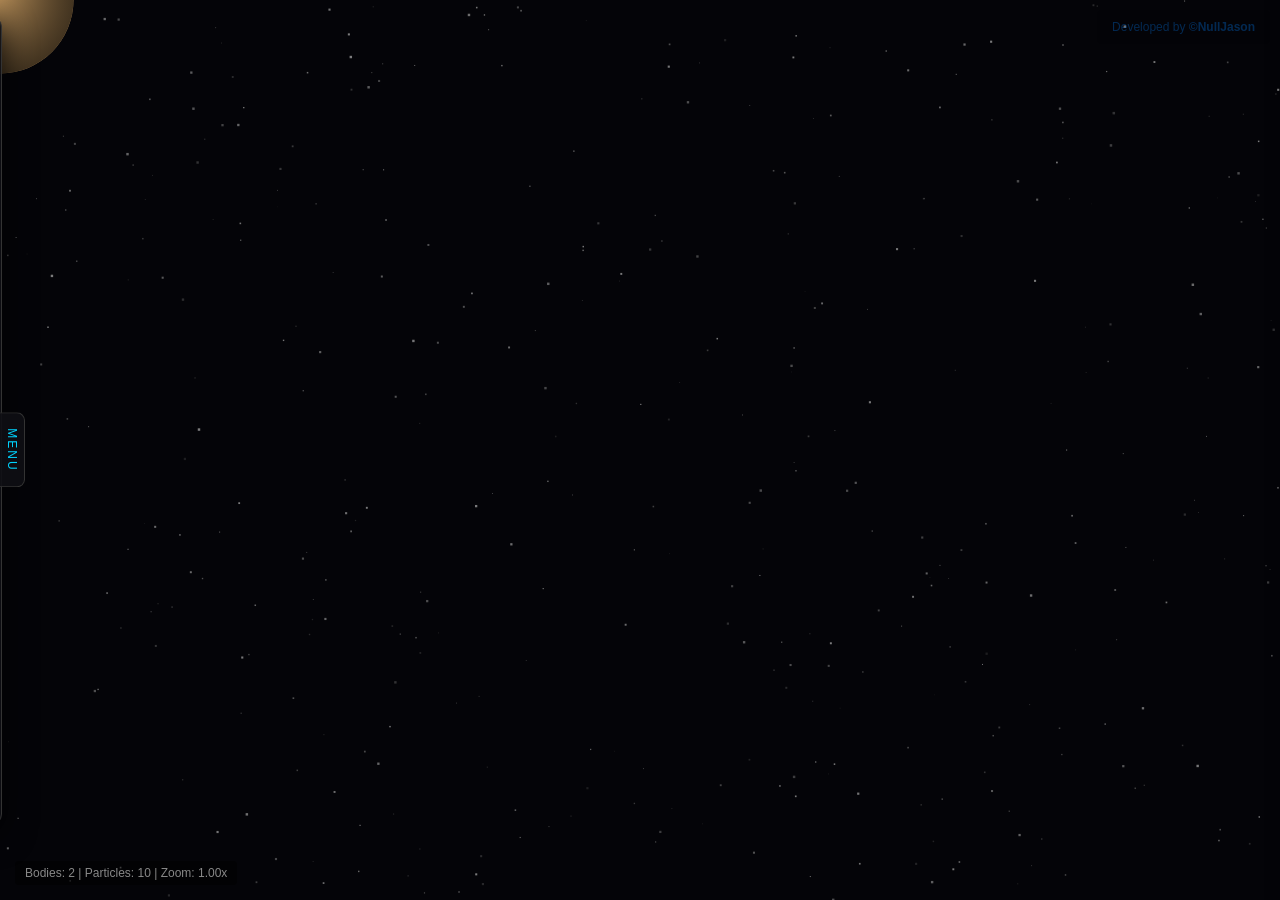
<file: 2DUniSandboxSim.html>
<!DOCTYPE html>
<html lang="en">

<head>
    <meta charset="UTF-8">
    <meta name="viewport" content="width=device-width, initial-scale=1.0">
    <title>2D Universe Sandbox - Advanced</title>
    <style>
        body {
            margin: 0;
            overflow: hidden;
            background: #050508;
            font-family: 'Segoe UI', Tahoma, Geneva, Verdana, sans-serif;
            color: white;
            user-select: none;
        }

        canvas {
            display: block;
            cursor: crosshair;
        }

        #ui {
            position: absolute;
            top: 15px;
            left: 15px;
            background: rgba(15, 15, 20, 0.9);
            padding: 20px;
            border-radius: 12px;
            border: 1px solid #333;
            width: 280px;
            box-shadow: 0 8px 32px rgba(0, 0, 0, 0.8);
            backdrop-filter: blur(4px);
            z-index: 10;
        }

        h3 {
            margin: 0 0 15px 0;
            font-weight: 400;
            letter-spacing: 2px;
            color: #00d4ff;
            border-bottom: 1px solid #333;
            padding-bottom: 10px;
            font-size: 16px;
        }

        .control-group {
            margin-bottom: 15px;
        }

        label {
            display: flex;
            justify-content: space-between;
            font-size: 11px;
            text-transform: uppercase;
            margin-bottom: 5px;
            color: #aaa;
            letter-spacing: 1px;
        }

        input[type="range"] {
            width: 100%;
            height: 4px;
            border-radius: 2px;
            appearance: none;
            background: #444;
            outline: none;
            cursor: pointer;
        }

        input[type="range"]::-webkit-slider-thumb {
            appearance: none;
            width: 14px;
            height: 14px;
            background: #00d4ff;
            border-radius: 50%;
        }

        button {
            width: 100%;
            padding: 10px;
            margin-top: 5px;
            cursor: pointer;
            background: #2a2a30;
            color: #eee;
            border: 1px solid #444;
            border-radius: 6px;
            transition: 0.2s;
            font-size: 12px;
            text-transform: uppercase;
            letter-spacing: 1px;
        }

        button:hover {
            background: #3a3a45;
            border-color: #00d4ff;
            box-shadow: 0 0 10px rgba(0, 212, 255, 0.2);
        }

        .instructions {
            margin-top: 15px;
            font-size: 11px;
            color: #888;
            line-height: 1.6;
        }

        .stats {
            position: absolute;
            bottom: 15px;
            left: 15px;
            font-size: 12px;
            color: #888;
            pointer-events: none;
            background: rgba(0, 0, 0, 0.5);
            padding: 5px 10px;
            border-radius: 4px;
            z-index: 10;
        }


        #ui-toggle {
            position: absolute;
            top: 50%;
            left: 0;
            transform: translateY(-50%);
            background: rgba(15, 15, 20, 0.9);
            color: #00d4ff;
            padding: 15px 5px;
            border: 1px solid #333;
            border-left: none;
            border-radius: 0 8px 8px 0;
            cursor: pointer;
            z-index: 20;
            writing-mode: vertical-rl;
            text-orientation: mixed;
            letter-spacing: 2px;
            font-size: 12px;
            transition: 0.3s;
        }

        #ui-toggle.hidden {
            opacity: 0;
            pointer-events: none;
        }

        #ui-toggle:hover {
            background: #2a2a30;
            border-color: #00d4ff;
        }

        #ui {
            position: absolute;
            top: 15px;
            left: -320px;
            /* Hidden default */
            transition: left 0.3s ease-in-out;
            /* ... keep existing #ui properties ... */
        }

        #ui.visible {
            left: 15px;
        }


        /* OVERHAULED INSPECTOR UI */
        #inspector {
            position: fixed;
            top: 0;
            right: -400px;
            /* Moved off-screen to the RIGHT */
            left: auto;
            width: 380px;
            /* Made slightly wider for the sidebar */
            height: 100vh;
            background: rgba(10, 10, 15, 0.95);
            border-left: 1px solid #00d4ff;
            color: white;
            box-shadow: -5px 0 20px rgba(0, 0, 0, 0.8);
            font-size: 12px;
            z-index: 1000;
            transition: right 0.3s cubic-bezier(0.2, 0.8, 0.2, 1);
            display: flex;
            flex-direction: row;
            /* Horizontal flex for sidebar + main content */
        }

        #inspector.open {
            right: 0;
        }

        .ins-sidebar {
            width: 55px;
            background: #08080c;
            border-right: 1px solid #333;
            display: flex;
            flex-direction: column;
            align-items: center;
            padding-top: 15px;
            flex-shrink: 0;
        }

        .ins-main {
            flex-grow: 1;
            display: flex;
            flex-direction: column;
            height: 100vh;
        }

        .ins-header {
            padding: 20px;
            border-bottom: 1px solid #333;
            background: rgba(0, 212, 255, 0.05);
        }

        .ins-header h4 {
            margin: 0 0 5px 0;
            color: #fff;
            font-size: 18px;
            font-weight: 600;
        }

        .ins-type-badge {
            color: #00d4ff;
            font-weight: bold;
            text-transform: uppercase;
            font-size: 10px;
            letter-spacing: 1px;
        }

        .tab-btn {
            background: none;
            border: none;
            color: #666;
            padding: 15px 0;
            width: 100%;
            cursor: pointer;
            font-size: 18px;
            /* Icon size */
            transition: 0.2s;
            border-left: 3px solid transparent;
        }

        .tab-btn:hover {
            color: #fff;
            background: rgba(255, 255, 255, 0.05);
        }

        .tab-btn.active {
            color: #00d4ff;
            border-left: 3px solid #00d4ff;
            background: rgba(0, 212, 255, 0.1);
        }

        .tab-content {
            padding: 20px;
            overflow-y: auto;
            flex-grow: 1;
            display: none;
        }

        .tab-content.active {
            display: block;
        }

        .tab-content h3 {
            margin-top: 0;
            margin-bottom: 15px;
            color: #00d4ff;
            font-size: 14px;
            border-bottom: 1px solid #333;
            padding-bottom: 8px;
            text-transform: uppercase;
            letter-spacing: 1px;
        }

        .stat-group {
            margin-bottom: 20px;
        }

        .stat-group-title {
            color: #888;
            border-bottom: 1px dotted #444;
            padding-bottom: 4px;
            margin-bottom: 10px;
            font-weight: 600;
            font-size: 10px;
            text-transform: uppercase;
        }

        .prop-row {
            display: flex;
            justify-content: space-between;
            align-items: center;
            margin-bottom: 8px;
            color: #aaa;
        }

        .prop-row span.val {
            color: #fff;
            font-family: monospace;
        }

        .prop-row input {
            background: rgba(255, 255, 255, 0.05);
            border: 1px solid #333;
            color: #fff;
            width: 80px;
            font-family: monospace;
            font-size: 11px;
            text-align: right;
            padding: 3px;
            border-radius: 3px;
        }

        .prop-row input:focus {
            border-color: #00d4ff;
            outline: none;
        }

        .progress-bar-bg {
            width: 100px;
            height: 6px;
            background: #222;
            border-radius: 3px;
            overflow: hidden;
            display: inline-block;
            vertical-align: middle;
        }

        .progress-bar-fill {
            height: 100%;
            background: #00d4ff;
        }

        #inspector h4 {
            margin: 0 0 10px 0;
            color: #00d4ff;
            font-weight: normal;
            border-bottom: 1px solid #333;
            padding-bottom: 5px;
        }

        .prop-row {
            display: flex;
            justify-content: space-between;
            align-items: center;
            margin-bottom: 6px;
            color: #aaa;
        }

        .prop-row input {
            background: transparent;
            border: none;
            border-bottom: 1px dashed #666;
            color: #fff;
            width: 70px;
            font-family: monospace;
            font-size: 12px;
            text-align: right;
            outline: none;
        }

        .prop-row input:focus {
            border-bottom-color: #00d4ff;
            background: rgba(0, 212, 255, 0.1);
        }

        .devGuy {
            position: fixed;
            top: 10px;
            right: 10px;
            background-color: rgba(0, 0, 0, 0.06);
            color: rgba(0, 128, 255, 0.3);
            padding: 10px 15px;
            border-radius: 5px;
            font-family: sans-serif;
            font-size: 12px;
            user-select: none;
            z-index: 1;
            transition: all .3 ease;
        }

        .devGuy:hover {
            background-color: rgba(0, 0, 0, .3);
            color: rgba(255, 255, 255, .7)
        }
    </style>
</head>

<body>
    <div class="devGuy">
        Developed by <a href="https://nulljason.github.io/"
            style="color: inherit; text-decoration: inherit;"><b>&copy;NullJason</b></a>
    </div>
    <div id="ui-toggle">MENU</div>
    <div id="ui">
        <h3>UNIVERSE SIMULATOR</h3>
        <div class="control-group">
            <label>Gravity Constant <span id="gVal">0.5</span></label>
            <input type="range" id="gravityRange" min="0.1" max="2" step="0.1" value="0.5">
        </div>
        <div class="control-group">
            <label>Time Speed <span id="tVal">1.0x</span></label>
            <input type="range" id="timeScale" min="0" max="3" step="0.1" value="1">
        </div>
        <div class="control-group">
            <label>Brush Mass <span id="mVal">30</span></label>
            <input type="range" id="massRange" min="0" max="100" step="1" value="30">
        </div>
        <div class="control-group">
            <label>Tool Mode</label>
            <select id="toolMode"
                style="width:100%; background:#222; color:#00d4ff; padding:5px; border:1px solid #444; border-radius:4px; outline:none; margin-top:5px;">
                <option value="spawn">Spawn Body</option>
                <option value="circular">Auto-Circular Orbit</option>
                <option value="debris">Debris Blast</option>
                <option value="explode">Explode Target</option>
                <option value="inspect">Inspect / Focus</option>
                <option value="ring">Spawn Ring</option>
            </select>
        </div>
        <div class="control-group" style="margin-top: 10px;">
            <label style="cursor:pointer;"><input type="checkbox" id="showHabZone"
                    style="width:auto; margin-right:5px;"> Show Habitable Zones</label>
            <label style="cursor:pointer;"><input type="checkbox" id="showAxis" style="width:auto; margin-right:5px;">
                Show 3D Axis</label>
            <label style="cursor:pointer;"><input type="checkbox" id="showRotation"
                    style="width:auto; margin-right:5px;"> Show Rotation Swirl</label>
        </div>
        <div class="control-group">
            <label>Prefabs</label>
            <select id="prefabSelect"
                style="width:100%; background:#222; color:#00d4ff; padding:5px; border:1px solid #444; border-radius:4px; outline:none; margin-bottom:5px;"></select>
            <button id="savePrefabBtn">Save Target as Prefab</button>
        </div>
        <button id="clearBtn">Wipe Universe</button>
        <div class="instructions">
            • <b>Left-Drag:</b> Aim & Predict Trajectory<br>
            • <b>Right-Drag:</b> Pan Camera | <b>Scroll:</b> Zoom<br>
            • <b>Hover + Q, F to focus, R to spawn ring:</b> Inspect & Edit Body<br>
            • <b>Shift + Left-Drag:</b> Auto-Circular Orbit<br>
            • <b>Alt + Left-Drag:</b> Debris Blast<br>
            • <b>Ctrl + Click:</b> Explode Object<br>
            <br>
            <b>Mass Thresholds:</b><br>
            &nbsp;&nbsp; 0-500: Debris/Asteroids<br>
            &nbsp;&nbsp; 500-10K: Moons/Planets<br>
            &nbsp;&nbsp; 10k-30K: Gas Giants<br>
            &nbsp;&nbsp; 30k-500K: Stars<br>
            &nbsp;&nbsp; 500k-1M: Neutron Stars<br>
            &nbsp;&nbsp; 1M+: Black Holes
        </div>
    </div>

    <div id="inspector">
        <div class="ins-sidebar">
            <button class="tab-btn active" data-tab="tab-phys" title="Physical">🌍</button>
            <button class="tab-btn" data-tab="tab-orb" title="Orbital">🪐</button>
            <button class="tab-btn" data-tab="tab-clim" title="Climate">🌡️</button>
            <button class="tab-btn" data-tab="tab-comp" title="Composition">🧪</button>
            <button class="tab-btn" data-tab="tab-sci" title="Science">🔬</button>
        </div>

        <div class="ins-main">
            <div class="ins-header">
                <h4 id="ins-name">Obj-8492</h4>
                <div class="ins-type-badge" id="ins-type">Planet</div>
                <div style="color: #888; font-size: 10px; margin-top: 5px;" id="ins-state">Stable</div>
            </div>

            <div id="tab-phys" class="tab-content active">
                <h3>Physical Properties</h3>
                <div class="stat-group">
                    <div class="prop-row">Mass <input type="number" id="ins-mass" step="1"></div>
                    <div class="prop-row">Radius <span class="val" id="ins-rad">0</span></div>
                    <div class="prop-row">Density (kg/m³) <span class="val" id="ins-den">0</span></div>
                    <div class="prop-row">Volume <span class="val" id="ins-vol">0</span></div>
                    <div class="prop-row">Rot Vector X <input type="number" id="ins-rotx" step="0.01"></div>
                    <div class="prop-row">Rot Vector Y <input type="number" id="ins-roty" step="0.01"></div>
                    <div class="prop-row">Rot Vector Z <input type="number" id="ins-rotz" step="0.01"></div>
                    <div class="prop-row"><label style="color:#00d4ff; cursor:pointer;"><input type="checkbox"
                                id="ins-anchor" style="width:auto; margin-right:5px;"> Anchored Position</label></div>
                </div>
                <div class="stat-group" id="bh-stats" style="display:none;">
                    <div class="stat-group-title">Singularity Data</div>
                    <div class="prop-row">Accretion Fuel <span class="val" id="ins-acc">0</span></div>
                    <div class="prop-row">Quasar Active <span class="val" id="ins-qsr">No</span></div>
                </div>
            </div>

            <div id="tab-orb" class="tab-content">
                <h3>Orbital Mechanics</h3>
                <div class="stat-group">
                    <div class="prop-row">Orbiting <span class="val" id="ins-orbiting">None</span></div>
                    <div class="prop-row">Semi-Major Axis <span class="val" id="ins-sma">0</span></div>
                    <div class="prop-row">Eccentricity <span class="val" id="ins-ecc">0</span></div>
                    <div class="prop-row">Orbital Period <span class="val" id="ins-period">0</span></div>
                    <div class="prop-row">Vel X <input type="number" id="ins-vx" step="0.1"></div>
                    <div class="prop-row">Vel Y <input type="number" id="ins-vy" step="0.1"></div>
                </div>
            </div>

            <div id="tab-clim" class="tab-content">
                <h3>Climate & Atmosphere</h3>
                <div class="stat-group">
                    <div class="prop-row">Avg Temp (K) <input type="number" id="ins-temp" step="5"></div>
                    <div class="prop-row">Albedo (0-1) <input type="number" id="ins-albedo" step="0.05" min="0" max="1">
                    </div>
                    <div class="prop-row">Water (km) <input type="number" id="ins-water" step="1"></div>
                    <div class="prop-row">Ice (km) <span class="val" id="ins-ice">0</span></div>
                    <div class="prop-row">Atm. Pressure <span class="val" id="ins-pressure">0</span></div>
                </div>
            </div>

            <div id="tab-comp" class="tab-content">
                <h3>Internal Structure</h3>
                <div class="stat-group">
                    <div class="prop-row">Iron <div class="progress-bar-bg">
                            <div class="progress-bar-fill" id="bar-fe" style="background:#8a5a44;"></div>
                        </div>
                    </div>
                    <div class="prop-row">Silicate <div class="progress-bar-bg">
                            <div class="progress-bar-fill" id="bar-si" style="background:#b8b8b8;"></div>
                        </div>
                    </div>
                    <div class="prop-row">Water/Ice <div class="progress-bar-bg">
                            <div class="progress-bar-fill" id="bar-h2o" style="background:#4a90e2;"></div>
                        </div>
                    </div>
                    <div class="prop-row">Hydrogen <div class="progress-bar-bg">
                            <div class="progress-bar-fill" id="bar-h" style="background:#e0ae6c;"></div>
                        </div>
                    </div>
                    <div class="prop-row">Carbon <div class="progress-bar-bg">
                            <div class="progress-bar-fill" id="bar-c" style="background:#555;"></div>
                        </div>
                    </div>
                    <div class="prop-row">Nitrogen <div class="progress-bar-bg">
                            <div class="progress-bar-fill" id="bar-n" style="background:#77aaff;"></div>
                        </div>
                    </div>
                    <div class="prop-row">Oxygen <div class="progress-bar-bg">
                            <div class="progress-bar-fill" id="bar-o" style="background:#ffcccc;"></div>
                        </div>
                    </div>
                    <div style="margin-top:15px;" class="prop-row">Magnetic Field <span class="val" id="ins-mag">0
                            G</span></div>
                </div>
            </div>

            <div id="tab-sci" class="tab-content">
                <h3>Derived Diagnostics</h3>
                <div class="stat-group">
                    <div class="prop-row">Earth Similarity (ESI) <span class="val" id="ins-esi"
                            style="color:#00ff88;">0%</span></div>
                    <div class="prop-row">Life Likelihood <span class="val" id="ins-life"
                            style="color:#00ff88;">0%</span></div>
                    <div class="prop-row">Habitable Zone <span class="val" id="ins-hz">No</span></div>
                    <div class="prop-row">Tidal Heating <span class="val" id="ins-tidal">0</span></div>
                    <div class="prop-row">Mass Lost <span class="val" id="ins-lost">0</span></div>
                </div>
            </div>
        </div>
    </div>

    <div class="stats" id="stats">Bodies: 0</div>
    <canvas id="simCanvas"></canvas>

    <script>
        const canvas = document.getElementById('simCanvas');
        const ctx = canvas.getContext('2d');
        const stats = document.getElementById('stats');

        // DOM Inspector Elements
        const inspector = document.getElementById('inspector');
        const insType = document.getElementById('ins-type');
        const insMass = document.getElementById('ins-mass');
        const insVx = document.getElementById('ins-vx');
        const insVy = document.getElementById('ins-vy');
        const insTemp = document.getElementById('ins-temp');
        const insRot = document.getElementById('ins-rot');
        const insAnchor = document.getElementById('ins-anchor'); const insState = document.getElementById('ins-state');
        const showHabZone = document.getElementById('showHabZone');
        const showAxis = document.getElementById('showAxis');
        const showRotation = document.getElementById('showRotation');

        let bodies = [];
        let shockwaves = [];
        let explosions = [];
        let clouds = [];
        let G = 0.5;
        let timeScale = 1;
        let currentMass = 30;

        let isDragging = false;
        let dragStart = { x: 0, y: 0 };
        let mousePos = { x: 0, y: 0 };
        let particles = [];
        let camera = { x: 0, y: 0, zoom: 1 };
        let isRightDragging = false;
        let rightDragStart = { x: 0, y: 0 };
        let mouseScreenX = 0, mouseScreenY = 0;
        let followedBody = null;
        let uiTarget = null;

        let lastTime = performance.now();
        let accumulator = 0;
        const fixedDt = 1 / 60; // 60 physics steps per second
        const maxFrameTime = 0.25; // no spiral of death thanks
        const maxStepsPerFrame = 16; // physics cap per frame

        let backgroundStars = Array.from({ length: 400 }, () => ({
            x: (Math.random() - 0.5) * 5000,
            y: (Math.random() - 0.5) * 5000,
            size: Math.random() * 2 + 0.5,
            alpha: Math.random() * 0.8 + 0.2,
            parallax: Math.random() * 0.08 + 0.01 // Different speeds for 3D depth
        }));

        const uiPanel = document.getElementById('ui');
        const uiToggle = document.getElementById('ui-toggle');

        uiToggle.addEventListener('mouseenter', () => { uiPanel.classList.add('visible'); uiToggle.classList.add('hidden'); });
        uiToggle.addEventListener('click', () => { uiPanel.classList.toggle('visible'); uiToggle.classList.toggle('hidden'); });

        // When you mouse off the menu: Hide menu, show toggle
        uiPanel.addEventListener('mouseleave', () => {
            uiPanel.classList.remove('visible');
            uiToggle.classList.remove('hidden');
        });

        // Keep the menu open if you are actively inside it
        uiPanel.addEventListener('mouseenter', () => {
            uiPanel.classList.add('visible');
            uiToggle.classList.add('hidden');
        });
        // Prevent dragging/zooming when clicking inside the inspector UI
        inspector.addEventListener('mousedown', e => e.stopPropagation());
        inspector.addEventListener('wheel', e => e.stopPropagation());

        // Tab Switching Logic
        document.querySelectorAll('.tab-btn').forEach(btn => {
            btn.addEventListener('click', (e) => {
                let targetBtn = e.currentTarget;
                document.querySelectorAll('.tab-btn').forEach(b => b.classList.remove('active'));
                document.querySelectorAll('.tab-content').forEach(c => c.classList.remove('active'));
                targetBtn.classList.add('active');
                document.getElementById(targetBtn.getAttribute('data-tab')).classList.add('active');
            });
        });

        function screenToWorld(sx, sy) {
            return {
                x: (sx - canvas.width / 2) / camera.zoom - camera.x + canvas.width / 2,
                y: (sy - canvas.height / 2) / camera.zoom - camera.y + canvas.height / 2
            };
        }

        window.addEventListener('resize', () => {
            canvas.width = window.innerWidth;
            canvas.height = window.innerHeight;
        });
        window.dispatchEvent(new Event('resize'));

        class Particle {
            constructor(x, y, vx, vy, life, color, size) {
                this.x = x; this.y = y; this.vx = vx; this.vy = vy;
                this.life = life; this.maxLife = life;
                this.color = color; this.size = size;
            }
            update(dt) {
                this.x += this.vx * dt;
                this.y += this.vy * dt;
                this.life -= 0.02 * dt;
            }
            draw() {
                ctx.globalAlpha = Math.max(0, this.life / this.maxLife);
                ctx.fillStyle = this.color;
                ctx.beginPath();
                ctx.arc(this.x, this.y, this.size, 0, Math.PI * 2);
                ctx.fill();
                ctx.globalAlpha = 1.0;
            }
        }

        const T_ASTEROID = 50;
        const T_MOON = 500;
        const T_PLANET = 2500;
        const T_GASGIANT = 10000;
        const T_LOW_STAR = 30000;
        const T_MID_STAR = 80000;
        const T_HIGH_STAR = 200000;
        const T_NEUTRON_STAR = 500000;
        const T_BLACK_HOLE = 1000000;

        class GasCloud {
            constructor(x, y, mass) {
                this.x = x; this.y = y; this.mass = mass;
                this.life = 30 * 60;
                this.maxLife = this.life;
                this.particles = [];
                let spread = Math.max(300, Math.sqrt(mass) * 4);
                for (let i = 0; i < 100; i++) {
                    this.particles.push({
                        ox: (Math.random() - 0.5) * spread,
                        oy: (Math.random() - 0.5) * spread,
                        c: `hsl(${Math.random() * 360}, 80%, 60%)`,
                        s: Math.random() * (spread * 0.05) + 10
                    });
                }
            }
            update(dt) {
                if (dt > 0) this.life -= dt;
            }
            draw() {
                let progress = this.life / this.maxLife;
                ctx.save();
                ctx.translate(this.x, this.y);
                ctx.globalAlpha = Math.min(0.6, progress + 0.1);
                for (let p of this.particles) {
                    let cx = p.ox * progress;
                    let cy = p.oy * progress;
                    ctx.beginPath();
                    ctx.arc(cx, cy, p.s * progress + 2, 0, Math.PI * 2);
                    ctx.fillStyle = p.c;
                    ctx.fill();
                }
                ctx.restore();
            }
        }

        class Body {
            constructor(x, y, vx, vy, mass) {
                this.x = x; this.y = y; this.vx = vx; this.vy = vy;
                this.mass = mass;
                this.trail = [];
                this.accretionFuel = 0;
                this.age = 0;
                this.timeInHabZone = 0;
                this.isHabitable = false;
                this.isAnchored = false;
                this.mergeTimer = 0;

                // TRUE 3D Angular Velocity Vector
                this.rotX = (Math.random() - 0.5) * 0.1;
                this.rotY = (Math.random() - 0.5) * 0.1;
                this.rotZ = (Math.random() - 0.5) * 0.1;
                this.spinPhase = 0;

                this.targetRotX = this.rotX;
                this.targetRotY = this.rotY;
                this.targetRotZ = this.rotZ;

                // Trackers
                this.name = null;
                this.originalMass = this.mass;
                this.orbitingBody = null;
                this.maxForceFelt = 0;
                this.tidalHeatFelt = 0;
                this.temperature = mass >= 30000 ? Math.max(3800, 3000 + (mass - 30000) * 0.056) : 20;
                // Composition
                this.compFe = 0; this.compSi = 0; this.compH2O = 0; this.compH = 0;
                this.compC = 0; this.compN = 0; this.compO = 0;
                this.isCustomized = false; this.absorbDelay = 0; this.isRemnant = false;
                this.albedo = 0.3; this.pressure = 0; this.waterDepth = 0; this.iceThickness = 0;
                this.currentGlow = 0; this.targetGlow = 0;


                this.updateProperties();
            }

            get rotSpd() { return Math.sqrt(this.rotX ** 2 + this.rotY ** 2 + this.rotZ ** 2) || 0.0001; }
            get axisAngle() { return Math.atan2(this.rotY, this.rotX) || 0; }
            get axisTilt() { return Math.acos(this.rotZ / this.rotSpd) || 0; }

            updateProperties() {
                if (this.mass <= 0 || isNaN(this.mass)) {
                    this.isDead = true;
                    return;
                }

                if (this.mass >= 1000000) {
                    this.radius = Math.max(8, Math.sqrt(this.mass) * 0.08);
                } else if (this.mass >= 500000) {
                    this.radius = Math.max(5, Math.sqrt(this.mass) * 0.15);
                } else {
                    // Supernova Gas is highly expansive and visually massive
                    let radMult = this.type === 'Gas' ? 12.0 : 0.6;
                    this.radius = Math.max(2, Math.sqrt(this.mass) * radMult);
                }

                this.isQuasar = false;

                if (this.type === 'Gas') {
                    // Prevent override of gas color/type
                    this.targetGlow = 15;
                } else if (this.mass >= 1000000) {
                    this.type = 'Black Hole'; this.color = '#000000';
                    if (this.temperature > 5000 && Math.abs(this.rotSpd) > 0.05) this.isQuasar = true;
                } else if (this.mass >= 500000) {
                    this.type = 'Neutron Star'; this.color = '#e6ffff';
                } else if (this.mass >= 30000) {
                    // 1 Solar Mass ≈ 70,000. Chandrasekhar Limit ≈ 98,000 (Using < 140000 to match existing supernova physics)
                    if (this.isRemnant && this.mass < 140000) {
                        let subclass = 'DC';
                        if (this.compH >= 0.5) subclass = 'DA';
                        else if (this.compC >= 0.1) subclass = 'DQ';
                        else if (this.compFe >= 0.1) subclass = 'DZ';
                        else if (this.temperature >= 45000) subclass = 'DO'; // Ionized Helium proxy
                        else if (this.temperature >= 10000) subclass = 'DB'; // Neutral Helium proxy

                        this.type = 'White Dwarf ' + subclass;

                        // Radiates leftover heat (100,000K down to 5,600K)
                        if (this.temperature > 50000) this.color = '#ccddff';
                        else if (this.temperature > 20000) this.color = '#e6f2ff';
                        else if (this.temperature > 8000) this.color = '#ffffff';
                        else this.color = '#ffeedd';

                        // Earth-sized volume (extremely dense)
                        this.radius = Math.max(1.5, Math.sqrt(this.mass) * 0.08);
                    } else {
                        this.type = 'Star';
                        if (this.mass >= 300000 || this.temperature >= 30000) this.color = '#99bbff'; // O
                        else if (this.mass >= 150000 || this.temperature >= 10000) this.color = '#ccebff'; // B
                        else if (this.mass >= 100000 || this.temperature >= 7500) this.color = '#f8f8ff'; // A
                        else if (this.mass >= 85000 || this.temperature >= 6000) this.color = '#fff4e8'; // F
                        else if (this.mass >= 70000 || this.temperature >= 5200) this.color = '#ffffcc'; // G (Sun-like)
                        else if (this.mass >= 40000 || this.temperature >= 3700) this.color = '#ffa651'; // K
                        else this.color = '#ff4a2b'; // M
                    }
                } else {
                    if (this.mass < 50) { this.type = 'Debris'; this.color = '#888'; }
                    else if (this.mass < 500) { this.type = 'Asteroid'; this.color = '#765c48'; }
                    else if (this.mass < 2500) { this.type = 'Moon'; this.color = '#ccc'; }
                    else if (this.mass < 10000) { this.type = 'Planet'; this.color = '#4b90ba'; }
                    else { this.type = 'Gas Giant'; this.color = '#e0ae6c'; }
                }

                if (this.type !== 'Gas') {
                    this.targetGlow = Math.min(50, Math.max(0, Math.pow(this.temperature / 1200, 2)));
                }

                // Calculate Mock 3D Volume & Density based on radius (Assuming 1 Unit = 1000km)
                this.volume = (4 / 3) * Math.PI * Math.pow(this.radius, 3);
                this.density = this.mass / this.volume;

                // Generate Realistic Compositions based on type
                if (!this.isCustomized) {
                    if (this.type === 'Gas Giant' || this.type === 'Star' || this.type === 'Gas') {
                        this.compH = 0.90; this.compC = 0.03; this.compN = 0.02; this.compO = 0.03; this.compSi = 0.02; this.compFe = 0; this.compH2O = 0;
                        this.pressure = this.mass * 2; this.albedo = 0.5;
                    } else if (this.type === 'Planet' || this.type === 'Moon') {
                        this.compFe = 0.3; this.compSi = 0.4; this.compO = 0.15; this.compC = 0.05; this.compN = 0.05; this.compH2O = 0.05; this.compH = 0;
                        this.pressure = (this.mass / 10000) * 1; this.albedo = 0.3;
                    } else if (this.type === 'Asteroid' || this.type === 'Debris') {
                        this.compFe = 0.1; this.compSi = 0.5; this.compC = 0.2; this.compO = 0.1; this.compH2O = 0.1; this.compH = 0; this.compN = 0;
                        this.pressure = 0; this.albedo = 0.1;
                    } else {
                        // Remnants
                        this.compFe = 0.8; this.compSi = 0.1; this.compC = 0.1; this.compO = 0; this.compH2O = 0; this.compH = 0; this.compN = 0;
                        this.pressure = 0;
                    }
                }

                if (this.displayRadius === undefined) {
                    this.displayRadius = this.radius;
                    this.diskRadTarget = 0; this.diskRadCurrent = 0;
                    this.jetLenTarget = 0; this.jetLenCurrent = 0;
                }
            }
            draw() {
                ctx.save();
                ctx.translate(this.x, this.y);

                if (this.trail.length > 1) {
                    ctx.beginPath();
                    ctx.moveTo(this.trail[0].x - this.x, this.trail[0].y - this.y);
                    for (let i = 1; i < this.trail.length; i++) {
                        ctx.lineTo(this.trail[i].x - this.x, this.trail[i].y - this.y);
                    }
                    ctx.strokeStyle = this.type === 'Black Hole' ? 'rgba(50,50,50,0.5)' : this.color;
                    ctx.lineWidth = 1.5 / camera.zoom;
                    ctx.globalAlpha = 0.4;
                    ctx.stroke();
                    ctx.globalAlpha = 1.0;
                }

                if (this.type === 'Gas') {
                    let gasGrad = ctx.createRadialGradient(0, 0, 0, 0, 0, this.radius);
                    gasGrad.addColorStop(0, this.color);
                    gasGrad.addColorStop(1, 'rgba(0,0,0,0)');

                    ctx.beginPath();
                    ctx.arc(0, 0, this.radius, 0, Math.PI * 2);
                    ctx.fillStyle = gasGrad;
                    ctx.globalAlpha = 0.3;
                    ctx.fill();
                    ctx.globalAlpha = 1.0;
                    ctx.restore();
                    return;
                }

                if (this.isComet && this.tailVec) {
                    let tailLen = this.radius * 20 * this.tailIntensity;
                    let tailGrad = ctx.createLinearGradient(0, 0, -this.tailVec.x * tailLen, -this.tailVec.y * tailLen);
                    tailGrad.addColorStop(0, 'rgba(200, 255, 255, 0.6)');
                    tailGrad.addColorStop(1, 'rgba(200, 255, 255, 0)');

                    ctx.beginPath();
                    ctx.moveTo(-this.tailVec.y * this.radius * 0.8, this.tailVec.x * this.radius * 0.8);
                    ctx.lineTo(-this.tailVec.x * tailLen, -this.tailVec.y * tailLen);
                    ctx.lineTo(this.tailVec.y * this.radius * 0.8, -this.tailVec.x * this.radius * 0.8);
                    ctx.fillStyle = tailGrad;
                    ctx.fill();
                    this.isComet = false;
                }

                if (this.type === 'Black Hole') {
                    let lensMult = Math.min(10, 2.5 + Math.abs(this.rotSpd) * 5);
                    let lensRadius = this.radius * lensMult;
                    let lensGrad = ctx.createRadialGradient(0, 0, this.radius, 0, 0, lensRadius);
                    lensGrad.addColorStop(0, 'rgba(0,0,0,1)');
                    lensGrad.addColorStop(0.1, this.temperature > 5000 ? 'rgba(255, 200, 100, 1)' : 'rgba(255, 255, 255, 0.6)');
                    lensGrad.addColorStop(1, 'rgba(0, 0, 0, 0)');

                    ctx.beginPath();
                    ctx.arc(0, 0, lensRadius, 0, Math.PI * 2);
                    ctx.fillStyle = lensGrad;
                    ctx.fill();

                    if (this.isQuasar) {
                        let safeAccretion = Math.max(0, this.accretionFuel);
                        let maxDiskRadius = this.radius * 100;
                        let maxJetLength = this.radius * 300;

                        this.diskRadTarget = Math.min(maxDiskRadius, Math.max(1, this.displayRadius * (2 + Math.min(safeAccretion * 0.1, 20) + Math.abs(this.rotSpd) * 15)));
                        this.jetLenTarget = Math.min(maxJetLength, Math.max(1, this.displayRadius * 10 * (1 + safeAccretion * 0.02) * (this.temperature / 5000)));

                        let diskThickness = Math.max(1, Math.abs(this.diskRadCurrent * Math.sin(this.axisTilt)) + (this.displayRadius * 0.2));

                        ctx.save();
                        ctx.rotate(this.axisAngle);

                        let diskGrad = ctx.createRadialGradient(0, 0, this.displayRadius, 0, 0, Math.max(this.displayRadius + 1, this.diskRadCurrent));
                        diskGrad.addColorStop(0, 'rgba(255, 255, 255, 0.9)');
                        diskGrad.addColorStop(0.15, 'rgba(255, 220, 100, 0.8)');
                        diskGrad.addColorStop(0.4, 'rgba(255, 100, 0, 0.6)');
                        diskGrad.addColorStop(0.8, 'rgba(150, 0, 0, 0.2)');
                        diskGrad.addColorStop(1, 'rgba(0, 0, 0, 0)');

                        ctx.beginPath();
                        ctx.ellipse(0, 0, this.diskRadCurrent, diskThickness, 0, 0, Math.PI * 2);
                        ctx.fillStyle = diskGrad;
                        ctx.fill();

                        let jetVis = Math.abs(Math.cos(this.axisTilt));

                        if (jetVis > 0.05) {
                            let jetGradient = ctx.createLinearGradient(0, -this.jetLenCurrent * jetVis, 0, this.jetLenCurrent * jetVis); jetGradient.addColorStop(0, 'rgba(150, 200, 255, 0)');
                            jetGradient.addColorStop(0.4, 'rgba(255, 255, 255, 0.9)');
                            jetGradient.addColorStop(0.5, 'rgba(255, 255, 255, 1)');
                            jetGradient.addColorStop(0.6, 'rgba(255, 255, 255, 0.9)');
                            jetGradient.addColorStop(1, 'rgba(150, 200, 255, 0)');

                            ctx.fillStyle = jetGradient;
                            ctx.fillRect(-this.displayRadius * 0.5, -this.jetLenCurrent * jetVis, this.displayRadius, this.jetLenCurrent * 2 * jetVis);
                        }
                        ctx.restore();
                    }

                    // Event horizon core
                    ctx.beginPath();
                    ctx.arc(0, 0, this.radius, 0, Math.PI * 2);
                    ctx.fillStyle = '#000';
                    ctx.fill();
                } else {
                    // Standard Object Rendering
                    if (this.type === 'Neutron Star' && Math.abs(this.rotSpd) > 0.05) {
                        ctx.save();
                        ctx.rotate(this.axisAngle);
                        let beamLength = this.radius * 30;
                        let pGrad = ctx.createLinearGradient(0, -beamLength, 0, beamLength); // Y is the pole
                        pGrad.addColorStop(0, 'rgba(150, 50, 255, 0)');
                        pGrad.addColorStop(0.48, 'rgba(200, 150, 255, 0.8)');
                        pGrad.addColorStop(0.52, 'rgba(200, 150, 255, 0.8)');
                        pGrad.addColorStop(1, 'rgba(150, 50, 255, 0)');

                        ctx.fillStyle = pGrad;
                        ctx.globalAlpha = Math.abs(Math.cos(this.age * this.rotSpd * 2));
                        ctx.fillRect(-this.radius * 0.3, -beamLength, this.radius * 0.6, beamLength * 2);
                        ctx.globalAlpha = 1.0;
                        ctx.restore();
                    }

                    ctx.beginPath();
                    ctx.arc(0, 0, this.radius, 0, Math.PI * 2);
                    ctx.fillStyle = this.color;

                    if (this.currentGlow > 0) {
                        ctx.shadowBlur = this.currentGlow;
                        ctx.shadowColor = this.color;
                    }
                    ctx.fill();
                    ctx.shadowBlur = 0;


                    // Standard Solid Sphere with Dynamic 3D Environment Lighting
                    let maxIllum = 0; let lx = 0; let ly = 0;

                    if (this.temperature < 1500 && this.type !== 'Gas' && this.type !== 'Black Hole') {
                        bodies.forEach(b => {
                            if (b === this || b.temperature < 2000) return;
                            let dx = b.x - this.x; let dy = b.y - this.y;
                            let distSq = dx * dx + dy * dy;
                            let illum = (b.temperature * b.radius) / Math.max(1, distSq);
                            if (illum > maxIllum) {
                                maxIllum = illum;
                                let dist = Math.max(0.0001, Math.sqrt(distSq));
                                lx = dx / dist; ly = dy / dist;
                            }
                        });
                    }

                    ctx.beginPath();
                    ctx.arc(0, 0, this.radius, 0, Math.PI * 2);

                    if (maxIllum > 0.05) {
                        let shadowGrad = ctx.createRadialGradient(lx * this.radius * 0.4, ly * this.radius * 0.4, this.radius * 0.1, 0, 0, this.radius);
                        shadowGrad.addColorStop(0, this.color);
                        shadowGrad.addColorStop(0.7, 'rgba(0,0,0,0.4)');
                        shadowGrad.addColorStop(1, 'rgba(0,0,0,0.9)');
                        ctx.fillStyle = shadowGrad;
                    } else if (this.temperature >= 1500) {
                        ctx.fillStyle = this.color;
                    } else {
                        let shadowGrad = ctx.createRadialGradient(-this.radius * 0.3, -this.radius * 0.3, this.radius * 0.1, 0, 0, this.radius);
                        shadowGrad.addColorStop(0, this.color);
                        shadowGrad.addColorStop(1, 'rgba(0,0,0,0.7)');
                        ctx.fillStyle = shadowGrad;
                    }

                    if (this.currentGlow > 0) {
                        ctx.shadowBlur = this.currentGlow;
                        ctx.shadowColor = this.color;
                    }
                    ctx.fill();
                    ctx.shadowBlur = 0;
                }

                // 5. White Orbiting Particles (3D Z-Sorted)
                if (showRotation && showRotation.checked) {
                    ctx.save();
                    ctx.rotate(this.axisAngle);

                    let numParticles = Math.min(24, Math.max(6, Math.floor(this.radius / 5)));
                    ctx.fillStyle = 'rgba(255, 255, 255, 0.9)';

                    for (let i = 0; i < numParticles; i++) {
                        let theta = this.spinPhase + (i / numParticles) * Math.PI * 2;
                        // Z depth logic (negative means behind the sphere)
                        let pz = Math.sin(theta) * Math.cos(this.axisTilt);

                        if (pz >= -0.1) { // Only draw if on the visible front hemisphere
                            let px = this.radius * 1.15 * Math.cos(theta);
                            let py = this.radius * 1.15 * Math.sin(theta) * Math.sin(this.axisTilt);

                            let pSize = Math.min(5, Math.max(1.5, this.radius * 0.05)) / camera.zoom;
                            ctx.beginPath();
                            ctx.arc(px, py, pSize, 0, Math.PI * 2);
                            ctx.fill();

                            // Particle speed tail
                            ctx.beginPath();
                            ctx.moveTo(px, py);
                            let vectorSum = this.rotX + this.rotY + this.rotZ;
                            let tailTheta = theta - (vectorSum >= 0 ? 0.2 : -0.2);
                            let tx = this.radius * 1.15 * Math.cos(tailTheta);
                            let ty = this.radius * 1.15 * Math.sin(tailTheta) * Math.sin(this.axisTilt);
                            ctx.lineTo(tx, ty);
                            ctx.strokeStyle = 'rgba(255, 255, 255, 0.3)';
                            ctx.lineWidth = pSize;
                            ctx.stroke();
                        }
                    }
                    ctx.restore();
                }

                // 6. Super-Visible 3D Orientation (Animated Green Equator)
                if (showAxis && showAxis.checked) {
                    ctx.save();
                    ctx.rotate(this.axisAngle);

                    ctx.beginPath();
                    let eqThickness = Math.max(0.5, this.radius * 1.25 * Math.abs(Math.sin(this.axisTilt)));
                    ctx.ellipse(0, 0, this.radius * 1.25, eqThickness, 0, 0, Math.PI * 2);

                    // Dash line visually spins using spinPhase!
                    ctx.setLineDash([15 / camera.zoom, 10 / camera.zoom]);
                    ctx.lineDashOffset = -this.spinPhase * this.radius * 1.25;

                    ctx.strokeStyle = '#00ff00';
                    ctx.lineWidth = 2.5 / camera.zoom;
                    ctx.stroke();
                    ctx.setLineDash([]); // Reset dash

                    ctx.beginPath();
                    ctx.moveTo(0, -this.radius * 1.8);
                    ctx.lineTo(0, this.radius * 1.8);
                    ctx.strokeStyle = '#ff00ff';
                    ctx.lineWidth = 2.5 / camera.zoom;
                    ctx.stroke();

                    ctx.beginPath();
                    ctx.arc(0, -this.radius * 1.8, 5 / camera.zoom, 0, Math.PI * 2);
                    ctx.fillStyle = '#ff00ff';
                    ctx.fill();

                    ctx.restore();
                }

                ctx.restore();
            }
            update(dt) {
                if (!this.isAnchored) {
                    this.x += this.vx * dt;
                    this.y += this.vy * dt;
                }
                this.spinPhase += this.rotSpd * dt;
                this.displayRadius += (this.radius - this.displayRadius) * 0.1 * dt;
                this.diskRadCurrent += (this.diskRadTarget - this.diskRadCurrent) * 0.05 * dt;
                this.jetLenCurrent += (this.jetLenTarget - this.jetLenCurrent) * 0.05 * dt;
                // Smoothly animate 3D rotation vectors over ~1 second
                this.rotX += (this.targetRotX - this.rotX) * 0.02 * dt;
                this.rotY += (this.targetRotY - this.rotY) * 0.02 * dt;
                this.rotZ += (this.targetRotZ - this.rotZ) * 0.02 * dt;
                this.updateProperties();

                this.age += dt / 60;

                if (this.type === 'Gas') {
                    this.mass -= (this.originalMass * 0.8) / 3600 * dt;
                    this.mergeTimer += dt / 60;
                    if (this.mass <= this.originalMass * 0.2) this.isDead = true;
                }

                let speedSq = this.vx * this.vx + this.vy * this.vy;

                if (dt > 0 && (this.temperature > 1000 || speedSq > 25) && this.type !== 'Gas') {
                    if (Math.random() < 0.4) {
                        let tailColor = this.type === 'Star' ? this.color : (this.temperature > 800 ? '#ff6600' : '#bbddff');
                        particles.push(new Particle(
                            this.x + (Math.random() - 0.5) * this.radius, this.y + (Math.random() - 0.5) * this.radius,
                            -this.vx * 0.2 + (Math.random() - 0.5), -this.vy * 0.2 + (Math.random() - 0.5),
                            1.5, tailColor, Math.random() * 2 + 1
                        ));
                    }
                }

                if (dt > 0) {
                    this.currentGlow += (this.targetGlow - this.currentGlow) * 0.05 * dt;

                    if (this.type === 'Star' && !this.isCustomized) {
                        this.temperature += (Math.max(3800, 3000 + (this.mass - 30000) * 0.056) - this.temperature) * 0.02 * dt;
                    } else if (this.type !== 'White Dwarf' && this.type !== 'Neutron Star' && !this.isCustomized) {
                        if (this.temperature > 3) this.temperature -= (this.temperature - 3) * 0.005 * dt;
                    }

                    if (this.type === 'Black Hole' && this.accretionFuel > 0) {
                        let feedRate = Math.min(this.accretionFuel, 2 * dt);
                        this.accretionFuel -= feedRate;
                        this.mass += feedRate;
                        this.temperature += feedRate * 50;
                        this.updateProperties();

                    }

                    if (this.type === 'Planet' || this.type === 'Moon') {
                        if (this.temperature >= 260 && this.temperature <= 340) {
                            this.timeInHabZone += dt;
                            if (this.timeInHabZone > 3600 && !this.isHabitable) {
                                this.isHabitable = true; this.color = '#2E8B57';
                            }
                        } else if (this.temperature < 255 || this.temperature > 355) {
                            this.isHabitable = false; this.timeInHabZone = 0;
                            this.color = this.temperature > 380 ? '#8b4513' : '#a0c8d0';
                        }
                    }

                    if (this.absorbDelay > 0) this.absorbDelay -= dt;

                    // Climate Simulation (Celsius Base: 0C = 273.15K, 100C = 373.15K)
                    if (this.compH2O > 0) {
                        let totalH2O = this.mass * this.compH2O * 10;
                        let tIce = 0, tWater = 0;

                        if (this.temperature < 273.15) { tIce = totalH2O; tWater = 0; }
                        else if (this.temperature < 373.15) { tIce = 0; tWater = totalH2O; }
                        else {
                            this.pressure += this.compH2O * 0.01 * dt;
                            this.compH2O -= 0.0001 * dt;
                        }

                        this.iceThickness += (tIce - this.iceThickness) * 0.05 * dt;
                        if (!this.isCustomized) this.waterDepth += (tWater - this.waterDepth) * 0.05 * dt;
                        this.albedo = this.iceThickness > this.waterDepth ? 0.6 : (this.waterDepth > 0 ? 0.3 : 0.4);
                    }

                    this.trail.push({ x: this.x, y: this.y });
                    if (this.trail.length > (this.type === 'Gas' ? 20 : 80)) this.trail.shift();
                }

                if (dt > 0 && this.mass >= 30000) {
                    this.age += dt;
                    let lifespan = 200000000 / this.mass;

                    if (this.age > lifespan && this.type === 'Star') {
                        this.age = 0; // CRITICAL FIX: Stops the infinite supernova loop!
                        if (this.mass >= 500000) {
                            if (typeof triggerSupernova === 'function') triggerSupernova(this);
                        } else {
                            this.mass = Math.max(1, this.mass * 0.4);
                            this.temperature = 100000; // Peaks instantly upon outer shell ejection
                            this.isRemnant = true;
                            this.updateProperties();
                        }
                    }
                }

                // 3D-Aligned Neutron Star Push Force
                if (dt > 0 && this.type === 'Neutron Star' && Math.abs(this.rotSpd) > 0.05) {
                    let beamAngle = this.axisAngle;

                    let cosA = Math.cos(-beamAngle);
                    let sinA = Math.sin(-beamAngle);

                    let beamLength = this.radius * 30;
                    let beamHalfWidth = this.radius * 0.3;

                    bodies.forEach(b => {
                        if (b === this) return;

                        let dx = b.x - this.x;
                        let dy = b.y - this.y;

                        // Project object coords into 3D pole space (Y = Pole, X = Equator)
                        let localX = dx * cosA - dy * sinA;
                        let localY = dx * sinA + dy * cosA;

                        if (Math.abs(localY) <= beamLength && Math.abs(localX) <= beamHalfWidth) {
                            let dist = Math.hypot(dx, dy);

                            b.temperature += (6000 / dist) * dt;

                            let push = (this.mass * 20) / Math.max(1, dist * dist);
                            b.vx += (dx / dist) * push * dt;
                            b.vy += (dy / dist) * push * dt;

                            if (b.mass < 5 && b.temperature > 1500) b.mass -= 0.5 * dt;
                        }
                    });
                }
            }
        }

        function triggerSupernova(star, newBodiesArray = bodies) {
            let coreMass = star.mass * 0.5;
            let ejectaMass = star.mass * 0.5;

            explosions.push({ x: star.x, y: star.y, radius: star.radius, maxRadius: star.radius * 20, life: 1.0, type: 'supernova' });

            // Apply Astrophysics Limits to the Core
            star.mass = coreMass;
            if (coreMass > 300000) { // Exceeds Schwarzschild radius equivalent
                star.type = 'Black Hole';
                star.temperature = 0;
                star.color = '#000000';
                star.accretionFuel = ejectaMass * 0.1;
            } else if (coreMass > 140000) { // Exceeds Chandrasekhar limit equivalent
                star.type = 'Neutron Star';
                star.temperature = 100000;
                star.color = '#e6ffff';
            } else { // White Dwarf
                star.type = 'White Dwarf';
                star.temperature = 25000;
                star.color = '#ffffff';
            }
            star.updateProperties();

            // Spawn Physical Nebula Gas
            let numGas = Math.min(120, Math.max(30, Math.floor(ejectaMass / 5000))); let massPerGas = ejectaMass / numGas;

            // Establish a random bidirectional polar axis for relativistic jets
            let jetAngle = Math.random() * Math.PI;

            for (let i = 0; i < numGas; i++) {
                let angle = Math.random() * Math.PI * 2;
                let isJet = false;

                // 15% chance to align with the jet axis (shooting in opposite directions)
                if (Math.random() < 0.15) {
                    angle = jetAngle + (Math.random() > 0.5 ? 0 : Math.PI) + (Math.random() - 0.5) * 0.3; // Narrow cone
                    isJet = true;
                }

                star.isRemnant = true;
                let dist = Math.random() * (star.radius * 6.0) + (star.radius * 3.0);

                // Jets travel 2x-4x faster than standard expanding shell
                let speed = isJet ? (Math.random() * 40 + 30) : (Math.random() * 20 + 5);

                let gas = new Body(star.x + Math.cos(angle) * dist, star.y + Math.sin(angle) * dist, star.vx + Math.cos(angle) * speed, star.vy + Math.sin(angle) * speed, massPerGas);
                gas.type = 'Gas';
                gas.temperature = 8000;
                gas.mergeTimer = 0;

                let hue = Math.random() > 0.5 ? (Math.random() * 40 + 330) % 360 : Math.random() * 60 + 180;
                gas.color = `hsl(${hue}, 100%, 65%)`;
                gas.absorbDelay = Math.random() * 420 + 60; // 1 to 8 seconds immunity at 60tps

                newBodiesArray.push(gas);
            }
        }

        function resolveGravity(dt) {
            let newBodies = [];

            bodies.forEach(b => {
                b.fx = 0; b.fy = 0; b.absFx = 0; b.absFy = 0;
                b.orbitingBody = null; b.maxForceFelt = 0; b.tidalHeatFelt = 0;
            });
            for (let i = 0; i < bodies.length; i++) {
                let b1 = bodies[i];
                if (b1.isDead) continue;

                for (let j = i + 1; j < bodies.length; j++) {
                    if (b1.isDead) break; // stop checking b1 if it was just destroyed due to merge/collision
                    let b2 = bodies[j];
                    if (b2.isDead || b1.mass <= 0 || b2.mass <= 0) continue;

                    let dx = b2.x - b1.x; let dy = b2.y - b1.y;
                    let distSq = dx * dx + dy * dy;
                    if (distSq > 5000000 && b1.mass < 100 && b2.mass < 100) continue;
                    let dist = Math.max(0.0001, Math.sqrt(distSq));

                    // Optimization: Gas particles don't calculate gravity against other gas to save CPU
                    if (b1.type === 'Gas' && b2.type === 'Gas' && dist > b1.radius + b2.radius) continue;

                    // Black Hole Leeching
                    if (b1.type === 'Black Hole' && b2.type === 'Black Hole' && dist < (b1.radius + b2.radius) * 15) {
                        // Perfectly conserve mass and prevent negative mass bugs
                        let leechRate = Math.min(b1.mass * 0.01, b2.mass * 0.01, Math.min(b1.mass, b2.mass) * 0.0005 * dt);
                        if (b1.mass - leechRate < 1 || b2.mass - leechRate < 1) leechRate = 0;

                        if (leechRate > 0) {
                            b1.mass -= leechRate;
                            b2.mass -= leechRate;
                            // 90% of leached mass converts to accretion fuel
                            b1.accretionFuel += leechRate * 0.9;
                            b2.accretionFuel += leechRate * 0.9;

                            let availableDebris = leechRate * 0.2; // 10% of total leached mass available for debris
                            if (Math.random() < 0.1 * dt && availableDebris >= 1) {
                                let dMass = Math.min(availableDebris, Math.random() * 80 + 5);
                                let angle = Math.random() * Math.PI * 2;
                                let speed = Math.random() * 20 + 10;
                                let debris = new Body((b1.x + b2.x) / 2, (b1.y + b2.y) / 2, Math.cos(angle) * speed, Math.sin(angle) * speed, dMass);
                                debris.temperature = 6000;
                                newBodies.push(debris);
                            }
                        }
                    }

                    // Roche Limit Disintegration
                    let mRatio = b1.mass / b2.mass;
                    let massive = mRatio > 15 ? b1 : (mRatio < 1 / 15 ? b2 : null);
                    let small = mRatio > 15 ? b2 : (mRatio < 1 / 15 ? b1 : null);

                    if (massive && small && small.type !== 'Gas') {
                        let rocheLimit = massive.radius * (massive.type === 'Black Hole' ? 12.0 : (massive.isQuasar ? 15.0 : 3.5));
                        if (dist < rocheLimit && dist > massive.radius + small.radius) {
                            let validRange = Math.max(1, rocheLimit - (massive.radius + small.radius));
                            let depth = Math.max(0, Math.min(1, (rocheLimit - dist) / validRange));

                            // CRITICAL FIX: Clamp shredRate to prevent small.mass from going negative
                            let shredRate = Math.min(small.mass, small.mass * 0.05 * depth * dt);

                            if (shredRate > 0) {
                                if (small.mass <= 5) {
                                    small.isDead = true;
                                } else {
                                    small.mass -= shredRate;
                                    let absorbed = shredRate * 0.2;
                                    if (massive.type === 'Black Hole') {
                                        massive.accretionFuel += shredRate;
                                    } else {
                                        massive.vx = (massive.vx * massive.mass + small.vx * absorbed) / (massive.mass + absorbed);
                                        massive.vy = (massive.vy * massive.mass + small.vy * absorbed) / (massive.mass + absorbed);
                                        massive.mass += absorbed;
                                    }
                                    small.updateProperties(); massive.updateProperties();
                                    if (Math.random() < 0.3 * dt) {
                                        particles.push(new Particle(small.x + (Math.random() - 0.5) * small.radius * 2, small.y + (Math.random() - 0.5) * small.radius * 2, small.vx + (Math.random() - 0.5) * 2, small.vy + (Math.random() - 0.5) * 2, 2.0, small.color, Math.random() * 2 + 1));
                                    }
                                }
                            }
                        }
                    }
                    // --- Collision / Merging & Gas Siphoning ---
                    if (dist < b1.radius + b2.radius) {
                        let isGas1 = b1.type === 'Gas';
                        let isGas2 = b2.type === 'Gas';

                        if (isGas1 || isGas2) {
                            if (b1.absorbDelay > 0 || b2.absorbDelay > 0) continue;
                            if ((b1.type === 'Black Hole' && b2.age < 2) || (b2.type === 'Black Hole' && b1.age < 2)) continue;
                            if (isGas1 && isGas2) {
                                let big = b1.mass >= b2.mass ? b1 : b2;
                                let small = b1.mass < b2.mass ? b1 : b2;

                                let siphon = Math.min(small.mass, small.mass * 0.05 * dt); big.mass += siphon; small.mass -= siphon;

                                if (small.mass < 1) {
                                    small.isDead = true;
                                } else if (b1.mergeTimer >= 120 && b2.mergeTimer >= 120) {
                                    // Instantly and silently merge them without a kinetic explosion
                                    big.mass += small.mass;
                                    small.isDead = true;
                                }
                                continue; // ALWAYS skip kinetic explosion for Gas-Gas
                            } else {
                                let gas = isGas1 ? b1 : b2;
                                let solid = isGas1 ? b2 : b1;

                                solid.mass += gas.mass;
                                solid.temperature += (gas.temperature * gas.mass) / solid.mass;
                                gas.isDead = true;
                                continue; // ALWAYS skip kinetic explosion for Gas-Solid
                            }
                        }

                        let targetWasDestroyed = (uiTarget === b1 || uiTarget === b2);
                        let followedWasDestroyed = (followedBody === b1 || followedBody === b2);

                        let impactSpeedSq = (b1.vx - b2.vx) ** 2 + (b1.vy - b2.vy) ** 2;
                        let kineticHeat = (0.5 * Math.min(b1.mass, b2.mass) * impactSpeedSq) * 0.1;

                        let blastRadius = Math.max(2, Math.min(b1.radius + b2.radius, Math.sqrt(b1.mass + b2.mass) * 0.5));
                        explosions.push({ x: b1.x, y: b1.y, radius: 2, maxRadius: blastRadius, life: 1.0, type: 'collision' });

                        for (let p = 0; p < Math.min(10, blastRadius); p++) particles.push(new Particle(b1.x, b1.y, (Math.random() - 0.5) * 8, (Math.random() - 0.5) * 8, 1.0, '#fff', 2));

                        let originalTotalMass = b1.mass + b2.mass;
                        let nvx = (b1.vx * b1.mass + b2.vx * b2.mass) / originalTotalMass;
                        let nvy = (b1.vy * b1.mass + b2.vy * b2.mass) / originalTotalMass;
                        let totalPx = nvx * originalTotalMass;
                        let totalPy = nvy * originalTotalMass;
                        let ejectedMass = 0;

                        let canSplit = false;
                        if (bodies.length < 300 && b1.mass > 2 && b2.mass > 2 && b1.age > 1 && b2.age > 1) {
                            if ((b1.type === 'Asteroid' || b2.type === 'Asteroid') && impactSpeedSq > 20 && Math.random() < 0.2) canSplit = true;
                            else if (originalTotalMass > 50 && b1.type !== 'Debris' && b2.type !== 'Debris' && impactSpeedSq > 15) canSplit = true;
                        }

                        let finalMass = originalTotalMass;
                        let newMergedRadius = Math.max(2, Math.sqrt(finalMass) * 0.6);

                        if (canSplit) {
                            let debrisCount = Math.min(6, Math.floor(impactSpeedSq / 8));
                            for (let d = 0; d < debrisCount; d++) {
                                let dMass = Math.random() * 8 + 2;
                                if (originalTotalMass - ejectedMass > dMass * 2) {
                                    ejectedMass += dMass;
                                    let tx = -dy / dist; let ty = dx / dist; let dir = d % 2 === 0 ? 1 : -1;
                                    let safeDistance = newMergedRadius + Math.max(2, Math.sqrt(dMass) * 0.6) + (Math.random() * 20 + 30);

                                    let dvx = nvx + (tx * dir * Math.sqrt(impactSpeedSq) * 0.8) + (Math.random() - 0.5) * 5;
                                    let dvy = nvy + (ty * dir * Math.sqrt(impactSpeedSq) * 0.8) + (Math.random() - 0.5) * 5;
                                    totalPx -= dvx * dMass;
                                    totalPy -= dvy * dMass;

                                    let debris = new Body(b1.x + tx * dir * safeDistance, b1.y + ty * dir * safeDistance, dvx, dvy, dMass);
                                    debris.temperature = Math.max(b1.temperature, b2.temperature) + kineticHeat;
                                    newBodies.push(debris);
                                }
                            }
                        }

                        finalMass = originalTotalMass - ejectedMass;
                        const merged = new Body((b1.x * b1.mass + b2.x * b2.mass) / originalTotalMass, (b1.y * b1.mass + b2.y * b2.mass) / originalTotalMass, totalPx / finalMass, totalPy / finalMass, finalMass);
                        merged.temperature = ((b1.temperature * b1.mass) + (b2.temperature * b2.mass)) / originalTotalMass + kineticHeat;

                        // --- True 3D Vector Angular Momentum Conservation ---
                        let I1 = b1.mass * b1.radius * b1.radius;
                        let I2 = b2.mass * b2.radius * b2.radius;

                        let Lx = I1 * b1.rotX + I2 * b2.rotX;
                        let Ly = I1 * b1.rotY + I2 * b2.rotY;
                        let Lz = I1 * b1.rotZ + I2 * b2.rotZ;

                        let I_new = merged.mass * merged.radius * merged.radius;

                        // Set the newly calculated 3D momentum as the target
                        merged.targetRotX = Lx / (I_new || 1);
                        merged.targetRotY = Ly / (I_new || 1);
                        merged.targetRotZ = Lz / (I_new || 1);

                        // Inherit current visual rotation of largest parent to start the animation smoothly
                        let dominant = b1.mass >= b2.mass ? b1 : b2;
                        merged.rotX = dominant.rotX;
                        merged.rotY = dominant.rotY;
                        merged.rotZ = dominant.rotZ;

                        merged.isAnchored = b1.isAnchored || b2.isAnchored;

                        // Trigger supernova if the merge crosses the threshold
                        if (b1.type !== 'Black Hole' && b2.type !== 'Black Hole' && finalMass >= 500000 && !b1.isRemnant && !b2.isRemnant) {
                            triggerSupernova(merged, newBodies);
                        }

                        b1.isDead = true; b2.isDead = true;
                        newBodies.push(merged);

                        // Maintain camera and UI focus
                        if (targetWasDestroyed) uiTarget = merged;
                        if (followedWasDestroyed) followedBody = merged;
                        continue;
                    }

                    // --- Core Gravity & Tidal Stress ---
                    let minGravityDist = (b1.radius + b2.radius) * 0.5;
                    const force = (0.5 * b1.mass * b2.mass) / Math.max(distSq, minGravityDist * minGravityDist);

                    if (force > b1.maxForceFelt && b2.mass > b1.mass) {
                        b1.maxForceFelt = force;
                        b1.orbitingBody = b2;
                    }
                    if (force > b2.maxForceFelt && b1.mass > b2.mass) {
                        b2.maxForceFelt = force;
                        b2.orbitingBody = b1;
                    }

                    let fx = (dx / dist) * force; let fy = (dy / dist) * force;
                    b1.fx += fx; b1.absFx += Math.abs(fx);
                    b1.fy += fy; b1.absFy += Math.abs(fy);
                    b2.fx -= fx; b2.absFx += Math.abs(fx);
                    b2.fy -= fy; b2.absFy += Math.abs(fy);

                    // if (b1.temperature > 1000 || b2.temperature > 1000) {
                    //     if (b1.mass > b2.mass && b1.temperature > 1000) {
                    //         let tEq = b1.temperature * Math.sqrt(b1.radius / dist);
                    //         if (tEq > b2.temperature) b2.temperature += (tEq - b2.temperature) * 0.05 * dt;
                    //     }
                    //     if (b2.mass > b1.mass && b2.temperature > 1000) {
                    //         let tEq = b2.temperature * Math.sqrt(b2.radius / dist);
                    //         if (tEq > b1.temperature) b1.temperature += (tEq - b1.temperature) * 0.05 * dt;
                    //     }
                    // }

                    if (b1.temperature > 1000 || b2.temperature > 1000) {
                        // Game-friendly thermodynamics: Heat falls off faster so Habitable Zones fit on screen
                        if (b1.mass > b2.mass && b1.temperature > 1000) {
                            let tEq = b1.temperature * (b1.radius / dist) * 0.8;
                            if (tEq > b2.temperature) b2.temperature += (tEq - b2.temperature) * 0.05 * dt;
                        }
                        if (b2.mass > b1.mass && b2.temperature > 1000) {
                            let tEq = b2.temperature * (b2.radius / dist) * 0.8;
                            if (tEq > b1.temperature) b1.temperature += (tEq - b1.temperature) * 0.05 * dt;
                        }
                    }

                    let isComet1 = (b2.type === 'Star' && b1.mass <= 15 && b1.temperature < 400);
                    let isComet2 = (b1.type === 'Star' && b2.mass <= 15 && b2.temperature < 400);

                    if (isComet1 && dist < b2.radius * 30) { b1.isComet = true; b1.tailVec = { x: (b1.x - b2.x) / dist, y: (b1.y - b2.y) / dist }; b1.tailIntensity = 1 - (dist / (b2.radius * 30)); }
                    if (isComet2 && dist < b1.radius * 30) { b2.isComet = true; b2.tailVec = { x: (b2.x - b1.x) / dist, y: (b2.y - b1.y) / dist }; b2.tailIntensity = 1 - (dist / (b1.radius * 30)); }

                    let tidalHeat = (force / dist) * 0.05 * dt;
                    b1.tidalHeatFelt += tidalHeat;
                    b2.tidalHeatFelt += tidalHeat;
                    if (b1.type !== 'Star' && b1.type !== 'Black Hole') b1.temperature += tidalHeat / b1.mass;
                    if (b2.type !== 'Star' && b2.type !== 'Black Hole') b2.temperature += tidalHeat / b2.mass;

                    // Gas gravity scales aggressively only in the second half of its decaying mass lifespan
                    let mult1 = b1.type === 'Gas' ? (b1.mass < b1.originalMass * 0.5 ? Math.min(60, 1 + (b1.originalMass * 0.5 - b1.mass)) : 1) : 1;
                    let mult2 = b2.type === 'Gas' ? (b2.mass < b2.originalMass * 0.5 ? Math.min(60, 1 + (b2.originalMass * 0.5 - b2.mass)) : 1) : 1;

                    if (!b1.isAnchored) { b1.vx += (dx / dist) * (force / b1.mass) * mult1 * dt; b1.vy += (dy / dist) * (force / b1.mass) * mult1 * dt; }
                    if (!b2.isAnchored) { b2.vx -= (dx / dist) * (force / b2.mass) * mult2 * dt; b2.vy -= (dy / dist) * (force / b2.mass) * mult2 * dt; }
                }
            }

            // --- Tidal Tearing Resolution ---
            for (let b of bodies) {
                if (b.isDead || b.type === 'Black Hole' || b.type === 'Neutron Star' || b.type === 'Gas') continue;

                let stressX = b.absFx - Math.abs(b.fx);
                let stressY = b.absFy - Math.abs(b.fy);
                let totalStress = stressX + stressY;

                // Lowered integrity. If a planet is between two massive objects, the opposing forces tear it.
                let structuralIntegrity = b.mass * 12;

                if (totalStress > structuralIntegrity && b.mass > 5) {
                    b.isDead = true;
                    explosions.push({ x: b.x, y: b.y, radius: 2, maxRadius: b.radius * 4, life: 1.0, type: 'collision' });

                    let numPieces = Math.min(8, Math.max(3, Math.floor(b.mass / 25)));
                    let pieceMass = b.mass / numPieces;
                    for (let i = 0; i < numPieces; i++) {
                        let angle = Math.random() * Math.PI * 2; let speed = Math.random() * 8;
                        let frag = new Body(b.x + Math.cos(angle) * b.radius, b.y + Math.sin(angle) * b.radius, b.vx + Math.cos(angle) * speed, b.vy + Math.sin(angle) * speed, pieceMass);
                        frag.temperature = b.temperature + 1000;
                        newBodies.push(frag);
                    }
                }
            }

            if (newBodies.length > 0 || bodies.some(b => b.isDead)) {
                bodies = bodies.concat(newBodies).filter(b => !b.isDead && b.mass > 0 && !isNaN(b.x) && !isNaN(b.y));
            }
        }

        function drawPredictedTrajectory(startX, startY, initVx, initVy, dt) {
            ctx.beginPath();
            ctx.strokeStyle = 'rgba(0, 212, 255, 0.8)';
            ctx.setLineDash([5, 5]);
            ctx.lineWidth = 2 / camera.zoom;

            let simX = startX; let simY = startY;
            let simVx = initVx; let simVy = initVy;
            let simMass = currentMass;
            ctx.moveTo(simX, simY);

            let stepTime = dt === 0 ? 1 : dt;

            let majorBodies = bodies.filter(b => b.mass > 500);
            for (let step = 0; step < 200; step++) {
                for (let b of majorBodies) {
                    let dx = b.x - simX; let dy = b.y - simY;
                    let distSq = dx * dx + dy * dy;
                    if (distSq < (b.radius + Math.max(2, Math.sqrt(simMass) * 0.6)) ** 2) break;

                    let force = (G * b.mass * simMass) / distSq;
                    let acc = force / simMass;
                    let dist = Math.max(0.0001, Math.sqrt(distSq));
                    simVx += (dx / dist) * acc * stepTime;
                    simVy += (dy / dist) * acc * stepTime;
                }
                simX += simVx * stepTime;
                simY += simVy * stepTime;
                ctx.lineTo(simX, simY);
            }
            ctx.stroke();
            ctx.setLineDash([]);
        }
        function updateShockwaves(s) {
            for (let i = shockwaves.length - 1; i >= 0; i--) {
                let sw = shockwaves[i];

                let speed = Math.max(1, (1 - (sw.radius / sw.maxRadius)) * 30) * s;
                sw.radius += speed;
                sw.alpha -= 0.005 * s;

                if (sw.alpha <= 0 || sw.radius >= sw.maxRadius) {
                    shockwaves.splice(i, 1);
                }
            }
        }
        function updateParticles(s) {

            for (let i = particles.length - 1; i >= 0; i--) {
                let p = particles[i];

                p.update(s);

                if (p.life <= 0) {
                    particles[i] = particles[particles.length - 1];
                    particles.pop();
                }
            }
        }


        function updateClouds(s) {

            for (let i = clouds.length - 1; i >= 0; i--) {
                let c = clouds[i];

                c.update(s); // pass scaled dt

                if (c.life <= 0) {
                    let newRedDwarf = new Body(c.x, c.y, 0, 0, T_LOW_STAR + 1000);
                    newRedDwarf.temperature = 3000;
                    bodies.push(newRedDwarf);
                    clouds.splice(i, 1);
                }
            }
        }

        function updateExplosions(s) {
            for (let i = explosions.length - 1; i >= 0; i--) {
                let ex = explosions[i];

                if (ex.type === 'supernova') {
                    ex.radius += 30 * s;
                    ex.life -= 0.01 * s;
                } else {
                    ex.radius += 5 * s;
                    ex.life -= 0.05 * s;
                }

                if (ex.life <= 0) explosions.splice(i, 1);
            }
        }

        function drawExplosions() {
            for (let i = explosions.length - 1; i >= 0; i--) {
                let ex = explosions[i];
                ctx.beginPath();
                let grad = ctx.createRadialGradient(ex.x, ex.y, 0, ex.x, ex.y, ex.radius);

                if (ex.type === 'supernova') {
                    grad.addColorStop(0, `rgba(255, 255, 255, ${ex.life})`);
                    grad.addColorStop(0.1, `rgba(200, 150, 255, ${ex.life * 0.9})`);
                    grad.addColorStop(0.5, `rgba(100, 50, 200, ${ex.life * 0.5})`);
                    grad.addColorStop(1, `rgba(30, 0, 80, 0)`);
                } else {
                    grad.addColorStop(0, `rgba(255, 255, 255, ${ex.life})`);
                    grad.addColorStop(0.4, `rgba(255, 150, 50, ${ex.life * 0.6})`);
                    grad.addColorStop(1, `rgba(255, 50, 0, 0)`);

                }

                ctx.arc(ex.x, ex.y, ex.radius, 0, Math.PI * 2);
                ctx.fillStyle = grad;
                ctx.fill();

            }
        }

        function updateInspector() {
            if (uiTarget && bodies.includes(uiTarget) && !uiTarget.isDead) {

                // HEADER
                document.getElementById('ins-type').innerText = uiTarget.type;
                document.getElementById('ins-type').style.color = uiTarget.color;

                // MULTI-STATE SYSTEM
                let states = [];
                if (uiTarget.type === 'Black Hole') {
                    if (uiTarget.accretionFuel > 5) states.push("Feeding");
                    if (uiTarget.isQuasar) states.push("Active Quasar");
                } else if (uiTarget.type === 'Gas') {
                    states.push("Nebula Gas");
                    if (uiTarget.mergeTimer > 60) states.push("Condensing");
                } else {
                    if (uiTarget.temperature > 1500) states.push("Lava World");
                    else if (uiTarget.temperature > 800) states.push("Scorched");
                    else if (uiTarget.temperature < 100) states.push("Ice Ball");
                    else if (uiTarget.temperature < 250) states.push("Frozen");
                    else if (uiTarget.temperature >= 260 && uiTarget.temperature <= 340 && uiTarget.compH2O > 0) states.push("Temperate");

                    if (uiTarget.waterDepth > uiTarget.radius * 0.1) states.push("Ocean World");
                    if (uiTarget.type === 'Gas Giant' && uiTarget.temperature > 1000) states.push("Hot Jupiter");
                }

                if (uiTarget.isHabitable) states.push("Habitable");
                if (uiTarget.isComet) states.push("Comet Tail");
                if (uiTarget.pressure > 0 && uiTarget.compH2O > 0 && uiTarget.temperature >= 373) states.push("Evaporating");

                let stress = (uiTarget.absFx - Math.abs(uiTarget.fx)) + (uiTarget.absFy - Math.abs(uiTarget.fy));
                if (stress > uiTarget.mass * 8 && uiTarget.type !== 'Gas') states.push("Tidal Stress");

                if (!uiTarget.orbitingBody && uiTarget.type !== 'Black Hole' && uiTarget.type !== 'Star' && uiTarget.type !== 'Gas') {
                    states.push("Rogue");
                } else if (uiTarget.orbitingBody && uiTarget.orbitingBody.mass < uiTarget.mass * 2 && uiTarget.type === uiTarget.orbitingBody.type) {
                    states.push("Binary Pair");
                }

                if (states.length === 0) states.push("Stable");
                document.getElementById('ins-state').innerText = states.join(' • ');

                // TAB 1: PHYSICAL (Inputs & Bug Fixes)
                if (!document.activeElement.matches('.tab-content input')) {
                    let eMass = document.getElementById('ins-mass'); if (eMass) eMass.value = (uiTarget.mass || 0).toFixed(0);
                    let eVX = document.getElementById('ins-vx'); if (eVX) eVX.value = (uiTarget.vx || 0).toFixed(2);
                    let eVY = document.getElementById('ins-vy'); if (eVY) eVY.value = (uiTarget.vy || 0).toFixed(2);
                    let eTemp = document.getElementById('ins-temp'); if (eTemp) eTemp.value = (uiTarget.temperature || 0).toFixed(0);

                    // Safely update the 3D vectors
                    let eRotX = document.getElementById('ins-rotx'); if (eRotX) eRotX.value = (uiTarget.rotX || 0).toFixed(3);
                    let eRotY = document.getElementById('ins-roty'); if (eRotY) eRotY.value = (uiTarget.rotY || 0).toFixed(3);
                    let eRotZ = document.getElementById('ins-rotz'); if (eRotZ) eRotZ.value = (uiTarget.rotZ || 0).toFixed(3);

                    let eAnch = document.getElementById('ins-anchor'); if (eAnch) eAnch.checked = uiTarget.isAnchored;
                }

                document.getElementById('ins-rad').innerText = uiTarget.radius.toFixed(1) + " Mm";
                document.getElementById('ins-vol').innerText = uiTarget.volume.toFixed(0) + " Mm³";
                document.getElementById('ins-den').innerText = (uiTarget.density * 1000).toFixed(1);

                if (uiTarget.type === 'Black Hole') {
                    document.getElementById('bh-stats').style.display = 'block';
                    document.getElementById('ins-acc').innerText = uiTarget.accretionFuel.toFixed(1);
                    document.getElementById('ins-qsr').innerText = uiTarget.isQuasar ? "Yes" : "No";
                } else {
                    document.getElementById('bh-stats').style.display = 'none';
                }

                // TAB 2: ORBITAL
                if (uiTarget.orbitingBody) {
                    document.getElementById('ins-orbiting').innerText = uiTarget.orbitingBody.name || uiTarget.orbitingBody.type;

                    let dx = uiTarget.x - uiTarget.orbitingBody.x;
                    let dy = uiTarget.y - uiTarget.orbitingBody.y;
                    let r = Math.sqrt(dx * dx + dy * dy);
                    let v2 = (uiTarget.vx - uiTarget.orbitingBody.vx) ** 2 + (uiTarget.vy - uiTarget.orbitingBody.vy) ** 2;
                    let GM = G * uiTarget.orbitingBody.mass;

                    // Orbital Mechanics: Semi-Major Axis
                    let sma = 1 / ((2 / r) - (v2 / GM));

                    if (sma > 0) {
                        document.getElementById('ins-sma').innerText = sma.toFixed(0) + " Mm";
                        // Period = 2*PI * sqrt(a^3 / GM)
                        let period = 2 * Math.PI * Math.sqrt(Math.pow(sma, 3) / GM);
                        document.getElementById('ins-period').innerText = (period / 60).toFixed(1) + " Yrs";
                        // Eccentricity approximation
                        let ecc = Math.sqrt(Math.abs(1 - (r * v2 / GM)));
                        document.getElementById('ins-ecc').innerText = Math.min(0.99, ecc).toFixed(3);
                    } else {
                        document.getElementById('ins-sma').innerText = "Escape Trajectory";
                        document.getElementById('ins-period').innerText = "N/A";
                        document.getElementById('ins-ecc').innerText = "> 1.0";
                    }
                } else {
                    document.getElementById('ins-orbiting').innerText = "None (Rogue)";
                    document.getElementById('ins-sma').innerText = "-";
                    document.getElementById('ins-ecc').innerText = "-";
                    document.getElementById('ins-period').innerText = "-";
                }

                // TAB 3: CLIMATE
                if (!document.activeElement.matches('#tab-clim input')) {
                    if (!document.activeElement.matches('.tab-content input')) {
                        document.getElementById('ins-albedo').value = uiTarget.albedo.toFixed(2);
                        document.getElementById('ins-water').value = uiTarget.waterDepth.toFixed(1);
                    }
                    document.getElementById('ins-ice').innerText = uiTarget.iceThickness.toFixed(1);
                }
                document.getElementById('ins-pressure').innerText = uiTarget.pressure.toFixed(2) + " atm";

                // TAB 4: COMPOSITION
                document.getElementById('bar-fe').style.width = (uiTarget.compFe * 100) + "%";
                document.getElementById('bar-si').style.width = (uiTarget.compSi * 100) + "%";
                document.getElementById('bar-h2o').style.width = (uiTarget.compH2O * 100) + "%";
                document.getElementById('bar-h').style.width = (uiTarget.compH * 100) + "%";

                document.getElementById('bar-c').style.width = (uiTarget.compC * 100) + "%";
                document.getElementById('bar-n').style.width = (uiTarget.compN * 100) + "%";
                document.getElementById('bar-o').style.width = (uiTarget.compO * 100) + "%";

                let magField = (uiTarget.compFe * uiTarget.mass * Math.abs(uiTarget.rotSpd) * 0.1);
                document.getElementById('ins-mag').innerText = magField.toFixed(2) + " Gauss";

                // TAB 5: SCIENCE (ESI & Life)
                let tempDiff = Math.abs(288 - uiTarget.temperature);
                let esiTemp = Math.max(0, 100 - (tempDiff * 0.5));
                let esi = (uiTarget.type === 'Planet' || uiTarget.type === 'Moon') ? esiTemp : 0;

                document.getElementById('ins-esi').innerText = esi.toFixed(1) + "%";
                document.getElementById('ins-life').innerText = (uiTarget.isHabitable ? Math.min(100, esi * (uiTarget.waterDepth > 0 ? 1.2 : 0.5)) : 0).toFixed(1) + "%";

                document.getElementById('ins-hz').innerText = uiTarget.timeInHabZone > 0 ? "Yes" : "No";
                document.getElementById('ins-hz').style.color = uiTarget.timeInHabZone > 0 ? "#00ff88" : "#aaa";

                // Accumulate tidal heat for display (don't let it reset to 0 instantly)
                document.getElementById('ins-tidal').innerText = (uiTarget.tidalHeatFelt * 60).toFixed(2) + " J/s"; // Approx per second
                let lost = Math.max(0, uiTarget.originalMass - uiTarget.mass);
                document.getElementById('ins-lost').innerText = lost > 0.1 ? lost.toFixed(1) : "0";

            } else {
                uiTarget = null;
                document.getElementById('inspector').classList.remove('open');
            }
        }

        function render() {
            ctx.setTransform(1, 0, 0, 1, 0, 0);
            ctx.fillStyle = '#050508';
            ctx.fillRect(0, 0, canvas.width, canvas.height);

            ctx.fillStyle = '#ffffff';
            backgroundStars.forEach(star => {
                // Map world coordinates to screen space with parallax
                let px = (star.x - camera.x * star.parallax + canvas.width / 2) % canvas.width;
                let py = (star.y - camera.y * star.parallax + canvas.height / 2) % canvas.height;
                if (px < 0) px += canvas.width;
                if (py < 0) py += canvas.height;

                ctx.globalAlpha = star.alpha;
                ctx.fillRect(px, py, star.size, star.size);
                // ctx.beginPath();
                // ctx.arc(px, py, star.size, 0, Math.PI * 2);
                // ctx.fill();
            });
            ctx.globalAlpha = 1.0;

            // Gentle motion blur tint
            ctx.fillStyle = 'rgba(5, 5, 8, 0.3)';
            ctx.fillRect(0, 0, canvas.width, canvas.height);

            ctx.setTransform(1, 0, 0, 1, 0, 0);
            ctx.fillStyle = 'rgba(5, 5, 8, 0.3)';
            ctx.fillRect(0, 0, canvas.width, canvas.height);

            // Camera tracking logic
            if (followedBody) {
                // Smoothly interpolate camera position toward the body
                camera.x = -followedBody.x + canvas.width / 2;
                camera.y = -followedBody.y + canvas.height / 2;

                // Stop tracking if the body was destroyed
                if (!bodies.includes(followedBody)) followedBody = uiTarget;
            }

            ctx.save();
            ctx.translate(canvas.width / 2, canvas.height / 2);
            ctx.scale(camera.zoom, camera.zoom);
            ctx.translate(camera.x - canvas.width / 2, camera.y - canvas.height / 2);

            for (let i = clouds.length - 1; i >= 0; i--) {
                clouds[i].draw();
                if (clouds[i].life <= 0) {
                    let newRedDwarf = new Body(clouds[i].x, clouds[i].y, 0, 0, T_LOW_STAR + 1000);
                    newRedDwarf.temperature = 3000;
                    bodies.push(newRedDwarf);
                    clouds.splice(i, 1);
                }
            }


            if (showHabZone && showHabZone.checked) {
                let res = 15;
                let heatSources = bodies.filter(b => b.temperature > 1000 && b.mass >= 10000);

                if (heatSources.length > 0) {
                    ctx.fillStyle = 'rgba(46, 139, 87, 0.25)';
                    ctx.beginPath();

                    let tl = screenToWorld(0, 0);
                    let br = screenToWorld(canvas.width, canvas.height);
                    let bufferW = (br.x - tl.x) * 1.0; // 100% buffer
                    let bufferH = (br.y - tl.y) * 1.0;

                    let startX = tl.x - bufferW;
                    let endX = br.x + bufferW;
                    let startY = tl.y - bufferH;
                    let endY = br.y + bufferH;
                    let step = res / camera.zoom;

                    let renderStep = Math.min(step, 30); // Cap max step size to prevent skipping

                    for (let wx = startX; wx < endX; wx += renderStep) {
                        for (let wy = startY; wy < endY; wy += renderStep) {
                            let totalEqTemp = 0;

                            for (let s of heatSources) {
                                let dx = (wx + step / 2) - s.x;
                                let dy = (wy + step / 2) - s.y;
                                let distSq = Math.max(dx * dx + dy * dy, s.radius * s.radius);
                                let dist = Math.max(0.0001, Math.sqrt(distSq));
                                // totalEqTemp += s.temperature * Math.sqrt(s.radius / dist);
                                totalEqTemp += s.temperature * (s.radius / dist) * 0.8; // match game friendly habitable zone.
                            }

                            if (totalEqTemp > 260 && totalEqTemp < 380) {
                                ctx.rect(wx, wy, renderStep, renderStep);
                            }
                        }
                    }
                    ctx.fill();
                }
            }

            bodies.forEach(b => { b.draw(); });


            for (let i = shockwaves.length - 1; i >= 0; i--) {
                ctx.beginPath();
                ctx.arc(sw.x, sw.y, sw.radius, 0, Math.PI * 2);
                ctx.lineWidth = Math.max(1, sw.alpha * 15); // Thick at first, thins out

                // Initial bright glow fading to nebula colors
                let colorBase = sw.alpha > 0.6 ? '255, 255, 255' : '150, 100, 255';
                ctx.strokeStyle = `rgba(${colorBase}, ${sw.alpha})`;
                ctx.stroke();
            }

            for (let i = particles.length - 1; i >= 0; i--) {
                particles[i].draw();
            }

            drawExplosions();

            let isShiftPressed = window.isShiftPressed || false;
            let currentMode = document.getElementById('toolMode') ? document.getElementById('toolMode').value : 'spawn';

            if (isDragging) {
                let ghostRadius = Math.max(2, Math.sqrt(currentMass) * 0.6);
                ctx.beginPath();
                ctx.arc(dragStart.x, dragStart.y, ghostRadius, 0, Math.PI * 2);
                ctx.fillStyle = 'rgba(255, 255, 255, 0.3)';
                ctx.fill();

                ctx.beginPath();
                ctx.strokeStyle = 'rgba(255, 255, 255, 0.2)';
                ctx.moveTo(dragStart.x, dragStart.y);
                ctx.lineTo(mousePos.x, mousePos.y);
                ctx.stroke();

                let vx = (dragStart.x - mousePos.x) * 0.05;
                let vy = (dragStart.y - mousePos.y) * 0.05;

                if (currentMode === 'circular' || isShiftPressed) {
                    let nearest = null; let minDist = Infinity;
                    bodies.forEach(b => {
                        if (b.mass > currentMass * 5) {
                            let d = Math.hypot(b.x - dragStart.x, b.y - dragStart.y);
                            if (d < minDist) { minDist = d; nearest = b; }
                        }
                    });
                    if (nearest) {
                        let dx = dragStart.x - nearest.x; let dy = dragStart.y - nearest.y; let dist = Math.hypot(dx, dy);
                        let orbitSpeed = Math.sqrt((G * nearest.mass) / dist);
                        vx = nearest.vx + (-dy / dist) * orbitSpeed; vy = nearest.vy + (dx / dist) * orbitSpeed;
                    }
                }
                drawPredictedTrajectory(dragStart.x, dragStart.y, vx, vy);
            }

            ctx.restore();

            // Update DOM HTML UI
            updateInspector();
        }

        function updateVisuals(dt){
            const s = dt * timeScale
            updateExplosions(s);
            updateClouds(s);
            updateShockwaves(s);
            updateParticles(s);
        }

        function loop(now) {
            frameDt = Math.min((now - lastTime) / 1000, maxFrameTime);
            lastTime = now;
            steps = 0;
            if (timeScale > 0) {

                accumulator += frameDt * timeScale;

                while (accumulator >= fixedDt && steps < maxStepsPerFrame) {
                    resolveGravity(fixedDt);
                    updateVisuals(fixedDt)
                    accumulator -= fixedDt;
                    steps++;
                }
            }
            
            render()

            stats.innerText = `Bodies: ${bodies.length} | Particles: ${particles.length} | Zoom: ${camera.zoom.toFixed(2)}x`;
            requestAnimationFrame(loop);
        }

        canvas.addEventListener('contextmenu', e => e.preventDefault());

        canvas.addEventListener('wheel', e => {
            const zoomSpeed = 0.1;
            const delta = e.deltaY > 0 ? 1 : -1;

            let newZoom = camera.zoom * Math.pow(1 + zoomSpeed, -delta);

            camera.zoom = Math.min(Math.max(0.005, newZoom), 5);
        });

        canvas.addEventListener('mousedown', e => {
            let currentMode = document.getElementById('toolMode') ? document.getElementById('toolMode').value : 'spawn';

            if (e.ctrlKey || currentMode === 'explode') {
                const mouseWorld = screenToWorld(e.clientX, e.clientY);
                for (let i = bodies.length - 1; i >= 0; i--) {
                    let b = bodies[i];
                    let dist = Math.hypot(b.x - mouseWorld.x, b.y - mouseWorld.y);
                    if (dist < b.radius + 10) {
                        if (b.mass >= T_LOW_STAR) triggerSupernova(b);
                        else {
                            explosions.push({ x: b.x, y: b.y, radius: 2, maxRadius: b.radius * 4, life: 1.0, type: 'collision' });
                            for (let p = 0; p < Math.min(30, b.mass); p++) particles.push(new Particle(b.x, b.y, (Math.random() - 0.5) * 15, (Math.random() - 0.5) * 15, 1.5, b.color, Math.random() * 3 + 1));
                            bodies.splice(i, 1);
                        }
                        return;
                    }
                }
            } else if (currentMode === 'inspect') {
                let clickPos = screenToWorld(e.clientX, e.clientY);
                let found = null, minDist = Infinity;
                for (let b of bodies) {
                    let dist = Math.hypot(b.x - clickPos.x, b.y - clickPos.y);
                    if (dist <= b.radius * 2 + 10) { found = b; break; }
                    if (dist < minDist) { minDist = dist; found = b; }
                }
                if (found) {
                    if (uiTarget === found && inspector.classList.contains('open')) { uiTarget = null; inspector.classList.remove('open'); followedBody = null; }
                    else { uiTarget = found; followedBody = found; inspector.classList.add('open'); if (!uiTarget.name) uiTarget.name = "Obj-" + Math.floor(Math.random() * 9000 + 1000); document.getElementById('ins-name').innerText = uiTarget.name; }
                }
                return;
            } else if (currentMode === 'ring' && uiTarget) {
                window.dispatchEvent(new KeyboardEvent('keydown', { 'key': 'r' }));
                return;
            }

            if (e.button === 2) {
                isRightDragging = true;
                rightDragStart = { x: e.clientX, y: e.clientY };
            } else if (e.button === 0) {
                isDragging = true;
                dragStart = screenToWorld(e.clientX, e.clientY);
                mousePos = screenToWorld(e.clientX, e.clientY);
            }
        });


        window.addEventListener('mousemove', e => {
            mouseScreenX = e.clientX;
            mouseScreenY = e.clientY;
            if (isRightDragging) {
                camera.x += (e.clientX - rightDragStart.x) / camera.zoom;
                camera.y += (e.clientY - rightDragStart.y) / camera.zoom;
                rightDragStart = { x: e.clientX, y: e.clientY };
            }
            mousePos = screenToWorld(e.clientX, e.clientY);
        });


        window.addEventListener('keydown', e => {
            if (e.key === 'Shift') window.isShiftPressed = true;
            if (e.key.toLowerCase() === 'q') {
                let found = null;
                let minDist = Infinity;

                // Raycast to find the exact or nearest object
                for (let b of bodies) {
                    let dx = b.x - mousePos.x;
                    let dy = b.y - mousePos.y;
                    let dist = Math.sqrt(dx * dx + dy * dy);

                    // If mouse is directly over an object, lock onto it immediately
                    if (dist <= b.radius * 2 + 10) {
                        found = b;
                        break;
                    }

                    // Otherwise, keep track of the closest object
                    if (dist < minDist) {
                        minDist = dist;
                        found = b;
                    }
                }

                // If we found an object (even if it's just the nearest one)
                if (found) {
                    if (uiTarget === found && inspector.classList.contains('open')) {
                        uiTarget = null;
                        inspector.classList.remove('open');
                    } else {
                        uiTarget = found;
                        inspector.classList.add('open');
                        if (!uiTarget.name) uiTarget.name = "Obj-" + Math.floor(Math.random() * 9000 + 1000);
                        document.getElementById('ins-name').innerText = uiTarget.name;
                    }
                } else {
                    uiTarget = null;
                    inspector.classList.remove('open');
                }
            }
            if (e.key.toLowerCase() === 'r' && uiTarget) {
                let numRocks = uiTarget.mass > T_LOW_STAR ? 300 : 100; // Bigger rings for stars
                let beltRadius = uiTarget.radius * 3 + 80;

                for (let i = 0; i < numRocks; i++) {
                    let angle = Math.random() * Math.PI * 2;
                    let dist = beltRadius + (Math.random() - 0.5) * (beltRadius * 0.2); // Belt width

                    // Calculate perfect circular orbit velocity
                    let orbitSpeed = Math.sqrt((G * uiTarget.mass) / dist);

                    let rx = uiTarget.x + Math.cos(angle) * dist;
                    let ry = uiTarget.y + Math.sin(angle) * dist;

                    // Add the host body's velocity so the ring moves with it
                    let rvx = uiTarget.vx + Math.cos(angle + Math.PI / 2) * orbitSpeed;
                    let rvy = uiTarget.vy + Math.sin(angle + Math.PI / 2) * orbitSpeed;

                    let rock = new Body(rx, ry, rvx, rvy, Math.random() * 3 + 0.5);
                    // Match the rocks temp to the environment
                    rock.temperature = uiTarget.temperature > 1000 ? uiTarget.temperature / 10 : 20;
                    bodies.push(rock);
                }
            }
            if (e.key.toLowerCase() === 'f') {
                if (followedBody) {
                    followedBody = null; // Un-track if already tracking
                } else if (uiTarget) {
                    followedBody = uiTarget; // Track inspected body
                }
            }
        });


        // Bind all editable inspector fields
        const editableFields = ['ins-mass', 'ins-vx', 'ins-vy', 'ins-temp', 'ins-rotx', 'ins-roty', 'ins-rotz', 'ins-albedo', 'ins-water'];

        editableFields.forEach(id => {
            const el = document.getElementById(id);
            if (el) {
                el.addEventListener('input', (e) => {
                    if (!uiTarget) return;
                    let val = parseFloat(e.target.value);
                    if (isNaN(val)) return;

                    if (id === 'ins-mass') { uiTarget.mass = Math.max(0.1, val); uiTarget.originalMass = Math.max(uiTarget.originalMass, uiTarget.mass); uiTarget.updateProperties(); } if (id === 'ins-vx') uiTarget.vx = val;
                    if (id === 'ins-vy') uiTarget.vy = val;
                    if (id === 'ins-temp') { uiTarget.isCustomized = true; uiTarget.temperature = Math.max(0, val); }
                    if (id === 'ins-rotx') { uiTarget.rotX = val; uiTarget.targetRotX = val; }
                    if (id === 'ins-roty') { uiTarget.rotY = val; uiTarget.targetRotY = val; }
                    if (id === 'ins-rotz') { uiTarget.rotZ = val; uiTarget.targetRotZ = val; }
                    if (id === 'ins-albedo') { uiTarget.isCustomized = true; uiTarget.albedo = Math.max(0, Math.min(1, val)); }
                    if (id === 'ins-water') {
                        uiTarget.isCustomized = true;
                        uiTarget.waterDepth = Math.max(0, val);
                        uiTarget.compH2O = Math.min(1, val / (uiTarget.mass * 10 || 1));
                    }
                });
            }
        });
        window.addEventListener('keyup', e => {
            if (e.key === 'Shift') window.isShiftPressed = false;
        });

        insAnchor.addEventListener('change', (e) => {
            if (uiTarget) uiTarget.isAnchored = e.target.checked;
        });

        window.addEventListener('mouseup', e => {
            if (e.button === 2) isRightDragging = false;
            if (e.button === 0 && isDragging) {
                if (e.button === 0 && isDragging) {
                    isDragging = false;
                    const endPos = screenToWorld(e.clientX, e.clientY);
                    let vx = (dragStart.x - endPos.x) * 0.05;
                    let vy = (dragStart.y - endPos.y) * 0.05;

                    // NEW: Hold Alt to Paint Nebula Dust
                    let currentMode = document.getElementById('toolMode') ? document.getElementById('toolMode').value : 'spawn';

                    if (e.altKey || currentMode === 'debris') {
                        // Spawn 20 tiny asteroids at once with slight random variations
                        for (let i = 0; i < 20; i++) {
                            let rx = dragStart.x + (Math.random() - 0.5) * 60;
                            let ry = dragStart.y + (Math.random() - 0.5) * 60;
                            let rvx = vx + (Math.random() - 0.5) * 0.8;
                            let rvy = vy + (Math.random() - 0.5) * 0.8;
                            let dust = new Body(rx, ry, rvx, rvy, Math.random() * 3 + 0.5);
                            dust.temperature = 10; // Freezing cold dust
                            bodies.push(dust);
                        }
                        return; // Skip drawing the single main body
                    }

                    // NEW: Hold Shift to Auto-Circularize Orbit
                    if (e.shiftKey || currentMode === 'circular') {
                        let nearest = null; let minDist = Infinity;
                        // Find the closest massive body to orbit
                        bodies.forEach(b => {
                            if (b.mass > currentMass * 5) {
                                let d = Math.hypot(b.x - dragStart.x, b.y - dragStart.y);
                                if (d < minDist) { minDist = d; nearest = b; }
                            }
                        });

                        if (nearest) {
                            let dx = dragStart.x - nearest.x;
                            let dy = dragStart.y - nearest.y;
                            let dist = Math.hypot(dx, dy);
                            let orbitSpeed = Math.sqrt((G * nearest.mass) / dist);
                            // Calculate perfect perpendicular vector
                            vx = nearest.vx + (-dy / dist) * orbitSpeed;
                            vy = nearest.vy + (dx / dist) * orbitSpeed;
                        }
                    }

                    let newBody = new Body(dragStart.x, dragStart.y, vx, vy, currentMass);

                    let activePrefab = prefabs[document.getElementById('prefabSelect') ? document.getElementById('prefabSelect').value : 0];
                    if (activePrefab && currentMass === activePrefab.mass) {
                        newBody.temperature = activePrefab.temp;
                        newBody.compH2O = activePrefab.water;
                    }

                    newBody.rotSpd = (Math.random() - 0.5) * 0.2;
                    bodies.push(newBody);
                }
            }
        });
        // Mobile Touch Support
        canvas.addEventListener('touchstart', e => {
            e.preventDefault();
            if (e.touches.length === 1) {
                isDragging = true;
                dragStart = screenToWorld(e.touches[0].clientX, e.touches[0].clientY);
                mousePos = dragStart;
            } else if (e.touches.length === 2) {
                isRightDragging = true;
                rightDragStart = { x: e.touches[0].clientX, y: e.touches[0].clientY };
            }
        }, { passive: false });

        canvas.addEventListener('touchmove', e => {
            e.preventDefault();
            mouseScreenX = e.touches[0].clientX;
            mouseScreenY = e.touches[0].clientY;
            if (isRightDragging && e.touches.length === 2) {
                camera.x += (e.touches[0].clientX - rightDragStart.x) / camera.zoom;
                camera.y += (e.touches[0].clientY - rightDragStart.y) / camera.zoom;
                rightDragStart = { x: e.touches[0].clientX, y: e.touches[0].clientY };
            }
            mousePos = screenToWorld(e.touches[0].clientX, e.touches[0].clientY);
        }, { passive: false });

        canvas.addEventListener('touchend', e => {
            e.preventDefault();
            isRightDragging = false;
            if (isDragging && e.touches.length === 0) {
                isDragging = false;
                const endPos = mousePos;
                let vx = (dragStart.x - endPos.x) * 0.05;
                let vy = (dragStart.y - endPos.y) * 0.05;
                let newBody = new Body(dragStart.x, dragStart.y, vx, vy, currentMass);

                let activePrefab = prefabs[document.getElementById('prefabSelect') ? document.getElementById('prefabSelect').value : 0];
                if (activePrefab && currentMass === activePrefab.mass) {
                    newBody.temperature = activePrefab.temp;
                    newBody.compH2O = activePrefab.water;
                }

                bodies.push(newBody);
            }
        }, { passive: false });
        document.getElementById('gravityRange').oninput = e => {
            G = parseFloat(e.target.value);
            document.getElementById('gVal').innerText = G.toFixed(1);
        };
        document.getElementById('timeScale').oninput = e => {
            timeScale = parseFloat(e.target.value);
            document.getElementById('tVal').innerText = timeScale.toFixed(1) + 'x';
        };

        document.getElementById('massRange').oninput = e => {
            let val = parseFloat(e.target.value);
            let minLog = Math.log10(5);
            let maxLog = Math.log10(1500000);

            currentMass = Math.round(Math.pow(10, minLog + (val / 100) * (maxLog - minLog)));

            let displayMass = currentMass;
            if (currentMass >= 1000000) {
                displayMass = (currentMass / 1000000).toFixed(2) + 'M';
            } else if (currentMass >= 1000) {
                displayMass = (currentMass / 1000).toFixed(1) + 'k';
            }

            document.getElementById('mVal').innerText = displayMass;
        };

        document.getElementById('clearBtn').onclick = () => { bodies = []; explosions = []; clouds = []; uiTarget = null; };
        let prefabs = JSON.parse(localStorage.getItem('uniPrefabs')) || [{ name: "Earth-like", mass: 8000, temp: 288, water: 0.1 }, { name: "Jupiter-like", mass: 25000, temp: 150, water: 0 }];
        function updatePrefabUI() {
            let pSel = document.getElementById('prefabSelect');
            pSel.innerHTML = prefabs.map((p, i) => `<option value="${i}">${p.name}</option>`).join('');
        }
        updatePrefabUI();

        document.getElementById('prefabSelect').onchange = e => {
            let p = prefabs[e.target.value];
            if (p) { currentMass = p.mass; document.getElementById('mVal').innerText = p.mass; document.getElementById('massRange').value = Math.log10(p.mass) / Math.log10(1500000) * 100; }
        };

        document.getElementById('savePrefabBtn').onclick = () => {
            if (uiTarget) {
                let name = prompt("Enter prefab name:", uiTarget.name);
                if (name) {
                    prefabs.push({ name: name, mass: uiTarget.mass, temp: uiTarget.temperature, water: uiTarget.compH2O });
                    localStorage.setItem('uniPrefabs', JSON.stringify(prefabs));
                    updatePrefabUI();
                }
            }
        };

        bodies.push(new Body(0, 0, 0, 0, 15000));
        bodies.push(new Body(0, -300, 3.5, 0, 2000));
        bodies.push(new Body(0, -320, 5.0, 0, 50));

        requestAnimationFrame(loop);
    </script>
</body>

</html>
</file>
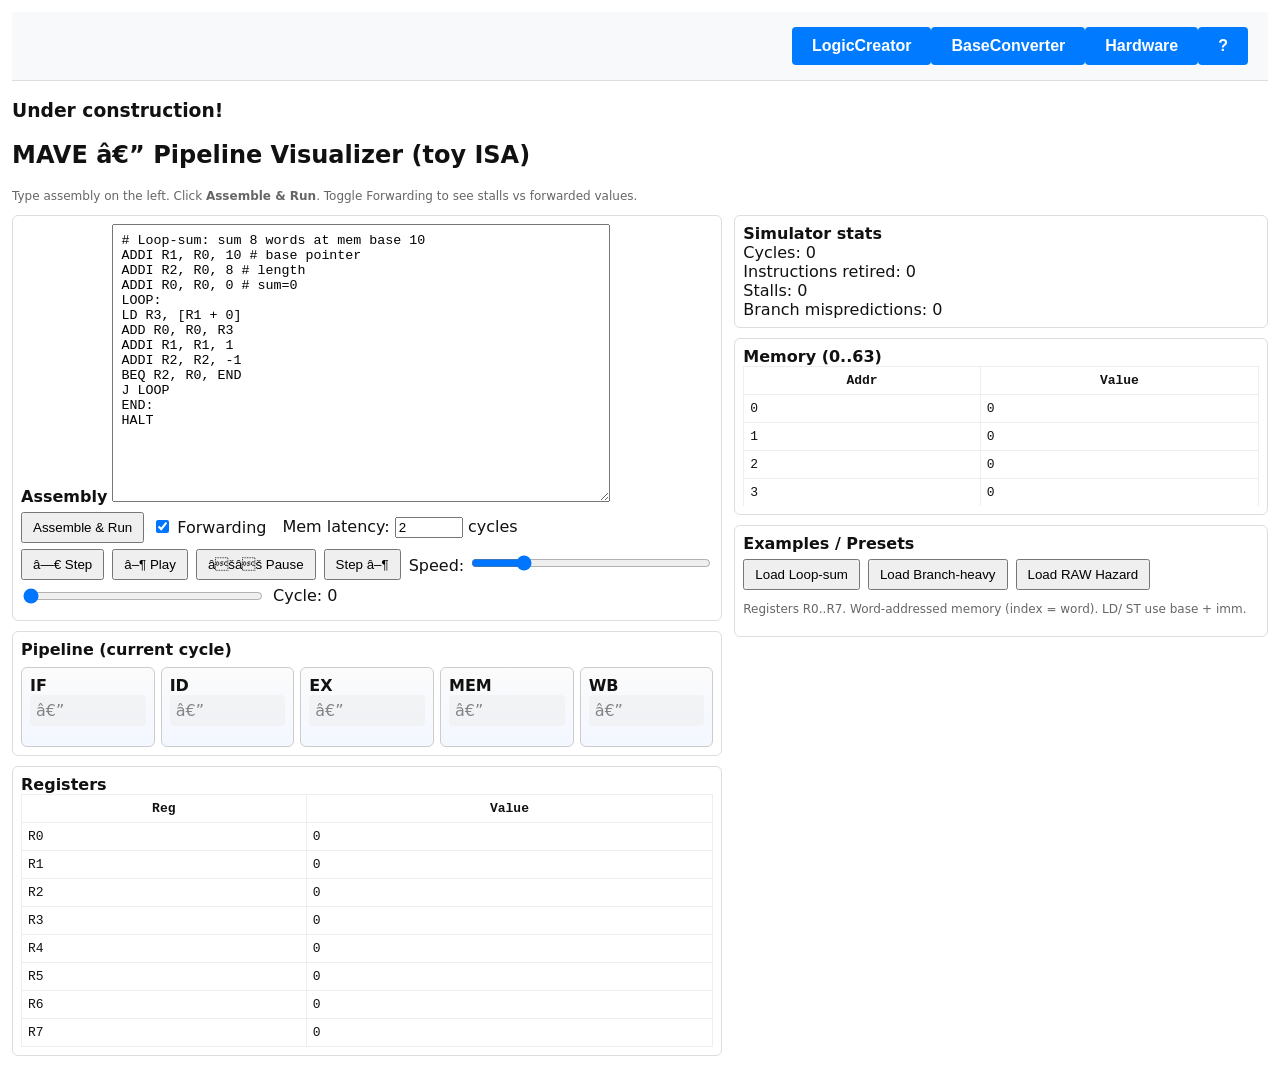
<file: cpuVisualizer.html>
<!doctype html>
<html>
<header style="display: flex; justify-content: flex-end; padding: 15px 20px; background-color: #f8f9fa; border-bottom: 1px solid #ddd;">
    <a href="LogicCreator.html" style="text-decoration: none;">
        <button style="padding: 10px 20px; background-color: #007bff; color: white; border: none; border-radius: 4px; cursor: pointer; font-size: 16px; font-weight: bold;">
            LogicCreator
        </button>
    </a>
    <a href="BaseConvert.html" style="text-decoration: none;">
        <button style="padding: 10px 20px; background-color: #007bff; color: white; border: none; border-radius: 4px; cursor: pointer; font-size: 16px; font-weight: bold;">
            BaseConverter
        </button>
    </a>
    <a href="HardwareGameVisualizer.html" style="text-decoration: none;">
        <button style="padding: 10px 20px; background-color: #007bff; color: white; border: none; border-radius: 4px; cursor: pointer; font-size: 16px; font-weight: bold;">
            Hardware
        </button>
    </a>

    <a href="cpuVisualizerManual.html" style="text-decoration: none;">
        <button style="padding: 10px 20px; background-color: #007bff; color: white; border: none; border-radius: 4px; cursor: pointer; font-size: 16px; font-weight: bold;">
            ?
        </button>
    </a>
</header>

<head>
    <meta charset="utf-8" />
    <title>MAVE — Starter: Pipeline Visualizer</title>
    <style>
        body {
            font-family: system-ui, Segoe UI, Roboto, Arial;
            margin: 12px;
            color: #111
        }

        .container {
            display: flex;
            gap: 12px
        }

        textarea {
            width: 480px;
            height: 260px;
            font-family: monospace;
            padding: 8px
        }

        .side {
            flex: 1;
            min-width: 480px
        }

        .controls {
            display: flex;
            gap: 8px;
            align-items: center;
            margin: 6px 0
        }

        button {
            padding: 6px 10px
        }

        .row {
            display: flex;
            gap: 8px;
            align-items: center;
            margin: 6px 0
        }

        .panel {
            border: 1px solid #ddd;
            padding: 8px;
            border-radius: 6px;
            background: #fff
        }

        .pipeline {
            display: flex;
            gap: 6px;
            margin-top: 8px
        }

        .stage {
            flex: 1;
            padding: 8px;
            border-radius: 6px;
            border: 1px solid #ccc;
            min-height: 62px;
            background: linear-gradient(#fbfbfb, #f3f7ff)
        }

        .instr {
            padding: 6px;
            border-radius: 4px;
            background: #e8f0ff;
            margin-bottom: 6px
        }

        .bubble {
            opacity: 0.5;
            background: #eee
        }

        table {
            border-collapse: collapse;
            width: 100%
        }

        td,
        th {
            border: 1px solid #eee;
            padding: 6px;
            font-family: monospace
        }

        .reg-changed {
            background: #fffae6
        }

        .small {
            font-size: 12px;
            color: #666
        }

        .hit {
            color: green;
            font-weight: 600
        }

        .miss {
            color: #c33;
            font-weight: 600
        }

        .controls input[type=range] {
            width: 240px
        }

        #memView {
            height: 140px;
            overflow: auto
        }

        .config {
            display: flex;
            gap: 8px;
            flex-wrap: wrap
        }

        .badge {
            background: #eef;
            padding: 4px 6px;
            border-radius: 4px;
            font-weight: 600
        }
    </style>
</head>

<body>
    <h3>Under construction!</h3>
    <h2>MAVE — Pipeline Visualizer (toy ISA)</h2>
    <p class="small">Type assembly on the left. Click <b>Assemble & Run</b>. Toggle Forwarding to see stalls vs
        forwarded values.</p>

    <div class="container">
        <div>
            <div class="panel">
                <strong>Assembly</strong>
                <textarea id="code"></textarea>
                <div class="controls">
                    <button id="assembleBtn">Assemble & Run</button>
                    <label><input type="checkbox" id="forwarding" checked /> Forwarding</label>
                    <label style="margin-left:8px">Mem latency: <input id="memLatency" type="number" value="2" min="1"
                            style="width:60px" /> cycles</label>
                </div>
                <div class="controls">
                    <button id="stepBack">◀ Step</button>
                    <button id="play">▶ Play</button>
                    <button id="pause">❚❚ Pause</button>
                    <button id="stepFwd">Step ▶</button>
                    <label>Speed: <input id="speed" type="range" min="0.25" max="4" step="0.25" value="1" /></label>
                </div>
                <div class="controls">
                    <input id="cycleScrub" type="range" min="0" max="0" value="0" />
                    <span id="cycleDisplay">Cycle: 0</span>
                </div>
            </div>

            <div class="panel" style="margin-top:10px">
                <strong>Pipeline (current cycle)</strong>
                <div class="pipeline" id="pipelineView">
                    <div class="stage"><strong>IF</strong>
                        <div id="sIF"></div>
                    </div>
                    <div class="stage"><strong>ID</strong>
                        <div id="sID"></div>
                    </div>
                    <div class="stage"><strong>EX</strong>
                        <div id="sEX"></div>
                    </div>
                    <div class="stage"><strong>MEM</strong>
                        <div id="sMEM"></div>
                    </div>
                    <div class="stage"><strong>WB</strong>
                        <div id="sWB"></div>
                    </div>
                </div>
            </div>

            <div class="panel" style="margin-top:10px">
                <strong>Registers</strong>
                <div id="regsView"></div>
            </div>
        </div>

        <div class="side">
            <div class="panel">
                <strong>Simulator stats</strong>
                <div id="stats">
                    <div>Cycles: <span id="statCycles">0</span></div>
                    <div>Instructions retired: <span id="statInst">0</span></div>
                    <div>Stalls: <span id="statStalls">0</span></div>
                    <div>Branch mispredictions: <span id="statMispred">0</span></div>
                </div>
            </div>

            <div class="panel" style="margin-top:10px">
                <strong>Memory (0..63)</strong>
                <div id="memView"></div>
            </div>

            <div class="panel" style="margin-top:10px">
                <strong>Examples / Presets</strong>
                <div class="row">
                    <button id="loadLoop">Load Loop-sum</button>
                    <button id="loadBranch">Load Branch-heavy</button>
                    <button id="loadHazard">Load RAW Hazard</button>
                </div>
                <p class="small">Registers R0..R7. Word-addressed memory (index = word). LD/ ST use base + imm.</p>
            </div>
        </div>
    </div>

    <script>
        /* -------------------------------
        Toy ISA / Assembler + Simulator
        ------------------------------- */

        /* ISA notes:
        - Registers: R0..R7 (R0 is zero)
        - Instructions supported (text):
        ADD rd, rs, rt
        SUB rd, rs, rt
        ADDI rd, rs, imm
        LD rd, [rs + imm]
        ST rs, [rd + imm] (store rs to Mem[rd+imm])
        BEQ rs, rt, label (label or numeric offset)
        J label
        NOP
        HALT
        - Memory: word-addressed array
        - PC is instruction index (0-based)
        */

        const ui = {
            code: document.getElementById('code'),
            assembleBtn: document.getElementById('assembleBtn'),
            forwarding: document.getElementById('forwarding'),
            memLatency: document.getElementById('memLatency'),
            stepBack: document.getElementById('stepBack'),
            play: document.getElementById('play'),
            pause: document.getElementById('pause'),
            stepFwd: document.getElementById('stepFwd'),
            cycleScrub: document.getElementById('cycleScrub'),
            cycleDisplay: document.getElementById('cycleDisplay'),
            speed: document.getElementById('speed'),
            sIF: document.getElementById('sIF'),
            sID: document.getElementById('sID'),
            sEX: document.getElementById('sEX'),
            sMEM: document.getElementById('sMEM'),
            sWB: document.getElementById('sWB'),
            regsView: document.getElementById('regsView'),
            memView: document.getElementById('memView'),
            statCycles: document.getElementById('statCycles'),
            statInst: document.getElementById('statInst'),
            statStalls: document.getElementById('statStalls'),
            statMispred: document.getElementById('statMispred'),
            loadLoop: document.getElementById('loadLoop'),
            loadBranch: document.getElementById('loadBranch'),
            loadHazard: document.getElementById('loadHazard'),
        };

        const EXAMPLES = {
            loop: `# Loop-sum: sum 8 words at mem base 10
ADDI R1, R0, 10 # base pointer
ADDI R2, R0, 8 # length
ADDI R0, R0, 0 # sum=0
LOOP:
LD R3, [R1 + 0]
ADD R0, R0, R3
ADDI R1, R1, 1
ADDI R2, R2, -1
BEQ R2, R0, END
J LOOP
END:
HALT
`,
            branch: `# Branch-heavy: toggles branch pattern
ADDI R1, R0, 0
ADDI R2, R0, 20
ADDI R4, R0, 0
LOOP:
ADDI R1, R1, 1
ADDI R3, R1, 0
ANDI R5, R1, 1
BEQ R5, R0, SKIP
ADDI R4, R4, 1
SKIP:
BEQ R1, R2, END
J LOOP
END:
HALT
`,
            hazard: `# RAW Hazard demo
ADDI R1, R0, 5
ADDI R2, R0, 10
ADD R3, R1, R2
SUB R4, R3, R1
ST R4, [R0 + 12]
HALT
`
        };

        // fill code area with a default example
        ui.code.value = EXAMPLES.loop;

        /* Assembler */
        function assemble(source) {
            const lines = source.split('\n').map(l => l.split('#')[0].split(';')[0].trim()).filter(l => l !== '');
            // two-pass: labels then instructions
            const labels = {};
            const instrText = [];
            let pc = 0;
            for (const ln of lines) {
                if (/^[A-Za-z_]\w*:$/.test(ln)) {
                    const lab = ln.slice(0, -1);
                    labels[lab] = pc;
                } else {
                    instrText.push(ln);
                    pc++;
                }
            }
            const instrs = [];
            pc = 0;
            for (const ln of instrText) {
                const toks = ln.replace(/,/g, ' ').split(/\s+/).filter(t => t !== '');
                const op = toks[0].toUpperCase();
                let inst = { op, raw: ln, pc };
                const reg = s => {
                    const r = s.toUpperCase();
                    if (!/^R[0-7]$/.test(r)) throw new Error("Bad register: " + s);
                    return parseInt(r.slice(1));
                };
                try {
                    if (op === 'ADD' || op === 'SUB') {
                        inst.rd = reg(toks[1]); inst.rs = reg(toks[2]); inst.rt = reg(toks[3]);
                    } else if (op === 'ADDI' || op === 'ANDI') {
                        inst.rd = reg(toks[1]); inst.rs = reg(toks[2]); inst.imm = parseInt(toks[3]);
                    } else if (op === 'LD') {
                        inst.rd = reg(toks[1]);
                        // expect [R + imm] or [R+imm]
                        const m = ln.match(/\[ *([Rr]\d) *[+\-] *(-?\d+) *\]/);
                        if (!m) throw new Error("bad memory syntax: " + ln);
                        inst.rs = reg(m[1]); inst.imm = parseInt(m[2]);
                    } else if (op === 'ST') {
                        inst.rs = reg(toks[1]);
                        const m = ln.match(/\[ *([Rr]\d) *[+\-] *(-?\d+) *\]/);
                        if (!m) throw new Error("bad memory syntax: " + ln);
                        inst.rd = reg(m[1]); inst.imm = parseInt(m[2]);
                    } else if (op === 'BEQ') {
                        inst.rs = reg(toks[1]); inst.rt = reg(toks[2]); inst.label = toks[3];
                    } else if (op === 'J') {
                        inst.label = toks[1];
                    } else if (op === 'NOP' || op === 'HALT') {
                        // nothing
                    } else {
                        throw new Error("Unknown op: " + op);
                    }
                } catch (e) {
                    throw new Error("Parse error at line: '" + ln + "': " + e.message);
                }
                instrs.push(inst);
                pc++;
            }
            // resolve labels
            for (const inst of instrs) {
                if (inst.label) {
                    if (labels.hasOwnProperty(inst.label)) inst.target = labels[inst.label];
                    else {
                        // allow numeric label
                        const v = parseInt(inst.label);
                        if (!isNaN(v)) inst.target = v;
                        else throw new Error("Unknown label: " + inst.label);
                    }
                    if (inst.op === 'BEQ') {
                        // store offset relative to next PC
                        inst.imm = inst.target - (inst.pc + 1);
                    } else if (inst.op === 'J') {
                        inst.addr = inst.target;
                    }
                }
            }
            return instrs;
        }

        /* Simulator: cycle-accurate 5-stage pipeline
        - Pipeline registers: IF/ID, ID/EX, EX/MEM, MEM/WB
        - We capture per-cycle state objects for UI
        */
        function simulate(instrs, opts) {
            const memSize = 256;
            const regs0 = new Array(8).fill(0);
            regs0[0] = 0;
            const mem = new Array(memSize).fill(0);
            // put instructions into memInstr (not used as data)
            const instrMem = instrs.slice();
            let PC = 0;
            let cycles = 0;
            let retired = 0;
            let stalls = 0;
            let mispred = 0;
            const trace = [];

            const ifid = { instr: null };
            const idex = { instr: null };
            const exmem = { instr: null };
            const memwb = { instr: null };

            function cloneState() {
                return {
                    cycle: cycles,
                    pc: PC,
                    regs: regs0.slice(),
                    mem: mem.slice(0, 64),
                    ifid: shallow(ifid),
                    idex: shallow(idex),
                    exmem: shallow(exmem),
                    memwb: shallow(memwb),
                    stats: { cycles, retired, stalls, mispred }
                };
            }
            function shallow(p) {
                return p.instr ? { instr: p.instr.raw, pc: p.instr.pc } : { instr: null };
            }

            let halted = false;

            // helper to get register value (with forwarding if requested during EX)
            function regVal(r) { if (r === 0) return 0; return regs0[r]; }

            // Main cyc loop. For interactive demos we will run until HALT retires or until cycle limit.
            const maxCycles = 2000;
            while (cycles < maxCycles && !halted) {
                // Capture state for UI (before applying this cycle's updates)
                trace.push(cloneState());

                //  compute nxt pipeline registers (classic reverse-order update)
                // Writeback stage: commit MEM/WB
                if (memwb.instr) {
                    const i = memwb.instr;
                    if (i.op === 'ADD' || i.op === 'SUB' || i.op === 'ADDI' || i.op === 'ANDI' || i.op === 'LD') {
                        if (i.rd !== undefined && i.rd !== 0) {
                            regs0[i.rd] = memwb.result;
                        }
                    }
                    if (i.op === 'HALT') { halted = true; }
                    retired++;
                }

                // MEM stage: exmem -> memwb
                const next_memwb = { instr: null };
                if (exmem.instr) {
                    const I = exmem.instr;
                    const next = { instr: I };
                    if (I.op === 'LD') {
                        // mem address is exmem.alu (already computed)
                        const addr = exmem.alu;
                        // simulate memory latency as 1 cycle per memLatency but here we keep it simple: just read
                        const v = mem[addr] || 0;
                        next.result = v;
                        next.memAction = { type: 'LD', addr, hit: true };
                    } else if (I.op === 'ST') {
                        const addr = exmem.alu;
                        mem[addr] = exmem.storeVal || 0;
                        next.memAction = { type: 'ST', addr };
                    } else {
                        // ALU result forwarded
                        next.result = exmem.alu;
                    }
                    next_memwb.instr = I;
                    next_memwb.result = next.result;
                }

                // EX stage: idex -> exmem
                const next_exmem = { instr: null };
                if (idex.instr) {
                    const I = idex.instr;
                    // compute operand values with forwarding if available from exmem or memwb
                    function operandVal(r) {
                        if (r === 0) return 0;
                        // forwarding: check exmem and memwb destinations
                        if (opts.forwarding && exmem.instr && exmem.instr.rd === r && exmem.result !== undefined) {
                            return exmem.result;
                        }
                        if (opts.forwarding && memwb.instr && memwb.instr.rd === r && memwb.result !== undefined) {
                            return memwb.result;
                        }
                        return regs0[r];
                    }
                    if (I.op === 'ADD') { next_exmem.alu = operandVal(I.rs) + operandVal(I.rt); }
                    else if (I.op === 'SUB') { next_exmem.alu = operandVal(I.rs) - operandVal(I.rt); }
                    else if (I.op === 'ADDI') { next_exmem.alu = operandVal(I.rs) + (I.imm || 0); }
                    else if (I.op === 'ANDI') { next_exmem.alu = operandVal(I.rs) & (I.imm || 0); }
                    else if (I.op === 'LD' || I.op === 'ST') { next_exmem.alu = operandVal(I.rs) + (I.imm || 0); next_exmem.storeVal = regs0[I.rs]; }
                    else if (I.op === 'BEQ') {
                        const v1 = operandVal(I.rs), v2 = operandVal(I.rt);
                        if (v1 === v2) {
                            // taken — flush IF/ID and ID/EX (we will set PC)
                            PC = I.pc + 1 + (I.imm || 0);
                            // we will mark a misprediction if branch was previously predicted not taken --- count every taken as mispredict for current demo
                            mispred++;
                            // pipeline flush implemented by clearing ifid and idex next cycle; we set a flag
                            next_exmem.branchTaken = true;
                        }
                    } else if (I.op === 'J') {
                        PC = I.addr;
                        mispred++;
                        next_exmem.branchTaken = true;
                    } else if (I.op === 'HALT') {
                        // nothing extra
                    }
                    next_exmem.instr = I;
                    next_exmem.result = next_exmem.alu;
                }

                // ID stage: ifid -> idex (with hazard detection)
                const next_idex = { instr: null };
                let stallThisCycle = false;
                if (ifid.instr) {
                    const I = ifid.instr;
                    // hazard detection (RAW): check if ID sources depend on EX stage destination and forwarding disabled
                    function usesReg(i, r) {
                        if (!i || r === undefined) return false;
                        if (i.op === 'ADD' || i.op === 'SUB') { return i.rs === r || i.rt === r; }
                        if (i.op === 'ADDI' || i.op === 'ANDI') { return i.rs === r; }
                        if (i.op === 'LD') { return i.rs === r; }
                        if (i.op === 'ST') { return i.rs === r || i.rd === r; } // store uses base (rd) and store register (rs)
                        if (i.op === 'BEQ') { return i.rs === r || i.rt === r; }
                        return false;
                    }
                    if (!opts.forwarding) {
                        // check EX destination - if it will write rd and is not R0
                        if (idex.instr && idex.instr.rd !== undefined) {
                            const d = idex.instr.rd;
                            if (usesReg(I, d)) { stallThisCycle = true; }
                        }
                        if (exmem.instr && exmem.instr.rd !== undefined) {
                            const d = exmem.instr.rd;
                            if (usesReg(I, d)) { stallThisCycle = true; }
                        }
                    }
                    if (stallThisCycle) {
                        // insert bubble: do not advance IF/ID into ID/EX, instead insert NOP into idex
                        stalls++;
                        next_idex.instr = { op: 'NOP', raw: 'NOP', pc: -1 };
                    } else {
                        next_idex.instr = I;
                    }
                }

                // IF stage: fetch instruction at PC unless a branch took and flushed
                const next_ifid = { instr: null };
                // if EX stage signaled branchTaken, then we must flush IF/ID (i.e., next_ifid.instr stays null) and also next_idex must be null
                let branchFlush = false;
                if (next_exmem.branchTaken) { branchFlush = true; }

                if (!branchFlush) {
                    const fetched = instrMem[PC];
                    if (fetched) {
                        next_ifid.instr = fetched;
                        // incr for next fetch
                        PC = PC + 1;
                    } else {
                        // no instruc in mem => NOP
                        next_ifid.instr = null;
                    }
                } else {
                    next_ifid.instr = null;
                    next_idex.instr = null;
                }

                // adv pip registrs
                memwb.instr = next_memwb.instr || null;
                memwb.result = next_memwb.result;
                exmem.instr = next_exmem.instr || null;
                exmem.alu = next_exmem.alu;
                exmem.result = next_exmem.result;
                idex.instr = next_idex.instr || null;
                ifid.instr = next_ifid.instr || null;

                cycles++;
                if (halted) break;
            } 

            // final capture
            trace.push({
                cycle: cycles, pc: PC, regs: regs0.slice(), mem: mem.slice(0, 64),
                ifid: shallow(ifid), idex: shallow(idex), exmem: shallow(exmem), memwb: shallow(memwb),
                stats: { cycles, retired, stalls, mispred }
            });
            return trace;
        }

        /* ----------------
        UI / Playback functions
        ------------------ */

        let currentTrace = [];
        let currentIndex = 0;
        let playTimer = null;

        function renderCycle(idx) {
            const S = currentTrace[idx] || {};
            ui.cycleDisplay.textContent = "Cycle: " + (S.cycle ?? idx);
            ui.statCycles.textContent = S.stats ? S.stats.cycles : 0;
            ui.statInst.textContent = S.stats ? S.stats.retired : 0;
            ui.statStalls.textContent = S.stats ? S.stats.stalls : 0;
            ui.statMispred.textContent = S.stats ? S.stats.mispred : 0;

            function setStage(el, stage) {
                el.innerHTML = '';
                if (stage && stage.instr) {
                    const d = document.createElement('div');
                    d.className = 'instr';
                    d.textContent = stage.instr;
                    el.appendChild(d);
                } else {
                    const d = document.createElement('div');
                    d.className = 'instr bubble';
                    d.textContent = '—';
                    el.appendChild(d);
                }
            }
            setStage(ui.sIF, S.ifid);
            setStage(ui.sID, S.idex);
            setStage(ui.sEX, S.exmem);
            setStage(ui.sMEM, S.memwb);
            setStage(ui.sWB, {}); // simple view; memwb is shown in MEM stage area

            // registers table
            ui.regsView.innerHTML = '';
            const tbl = document.createElement('table');
            const header = document.createElement('tr');
            header.innerHTML = '<th>Reg</th><th>Value</th>';
            tbl.appendChild(header);
            if (S.regs) {
                for (let i = 0; i < 8; i++) {
                    const tr = document.createElement('tr');
                    tr.innerHTML = `<td>R${i}</td><td class="${i !== 0 && (currentTrace[idx - 1] && currentTrace[idx - 1].regs && currentTrace[idx - 1].regs[i] !== S.regs[i]) ? 'reg-changed' : ''}">${S.regs[i] || 0}</td>`;
                    tbl.appendChild(tr);
                }
            }
            ui.regsView.appendChild(tbl);

            // mem view
            ui.memView.innerHTML = '';
            if (S.mem) {
                const t = document.createElement('table');
                const head = document.createElement('tr');
                head.innerHTML = '<th>Addr</th><th>Value</th>';
                t.appendChild(head);
                for (let i = 0; i < Math.min(S.mem.length, 64); i++) {
                    const tr = document.createElement('tr');
                    tr.innerHTML = `<td>${i}</td><td>${S.mem[i] || 0}</td>`;
                    t.appendChild(tr);
                }
                ui.memView.appendChild(t);
            }
        }

        function stopPlay() { if (playTimer) { clearInterval(playTimer); playTimer = null; } }
        function startPlay() {
            stopPlay();
            const sp = parseFloat(ui.speed.value);
            playTimer = setInterval(() => {
                if (currentIndex < currentTrace.length - 1) {
                    currentIndex++;
                    ui.cycleScrub.value = currentIndex;
                    renderCycle(currentIndex);
                } else { stopPlay(); }
            }, 500 / sp);
        }

        /* Buttons & events */
        ui.assembleBtn.onclick = () => {
            let code = ui.code.value;
            let instrs = null;
            try {
                instrs = assemble(code);
            } catch (e) {
                alert("Assemble error: " + e.message);
                return;
            }
            const opts = { forwarding: ui.forwarding.checked, memLatency: parseInt(ui.memLatency.value || 2) };
            currentTrace = simulate(instrs, opts);
            currentIndex = 0;
            ui.cycleScrub.max = Math.max(0, currentTrace.length - 1);
            ui.cycleScrub.value = 0;
            renderCycle(0);
        };

        ui.stepFwd.onclick = () => { if (currentTrace.length) { currentIndex = Math.min(currentTrace.length - 1, currentIndex + 1); ui.cycleScrub.value = currentIndex; renderCycle(currentIndex); } };
        ui.stepBack.onclick = () => { if (currentTrace.length) { currentIndex = Math.max(0, currentIndex - 1); ui.cycleScrub.value = currentIndex; renderCycle(currentIndex); } };
        ui.play.onclick = () => { startPlay(); };
        ui.pause.onclick = () => { stopPlay(); };
        ui.cycleScrub.oninput = (e) => { currentIndex = parseInt(e.target.value); renderCycle(currentIndex); };

        ui.loadLoop.onclick = () => { ui.code.value = EXAMPLES.loop; };
        ui.loadBranch.onclick = () => { ui.code.value = EXAMPLES.branch; };
        ui.loadHazard.onclick = () => { ui.code.value = EXAMPLES.hazard; };

        // initial assemble so UI has something
        ui.assembleBtn.click();

    </script>
</body>

</html>
</file>
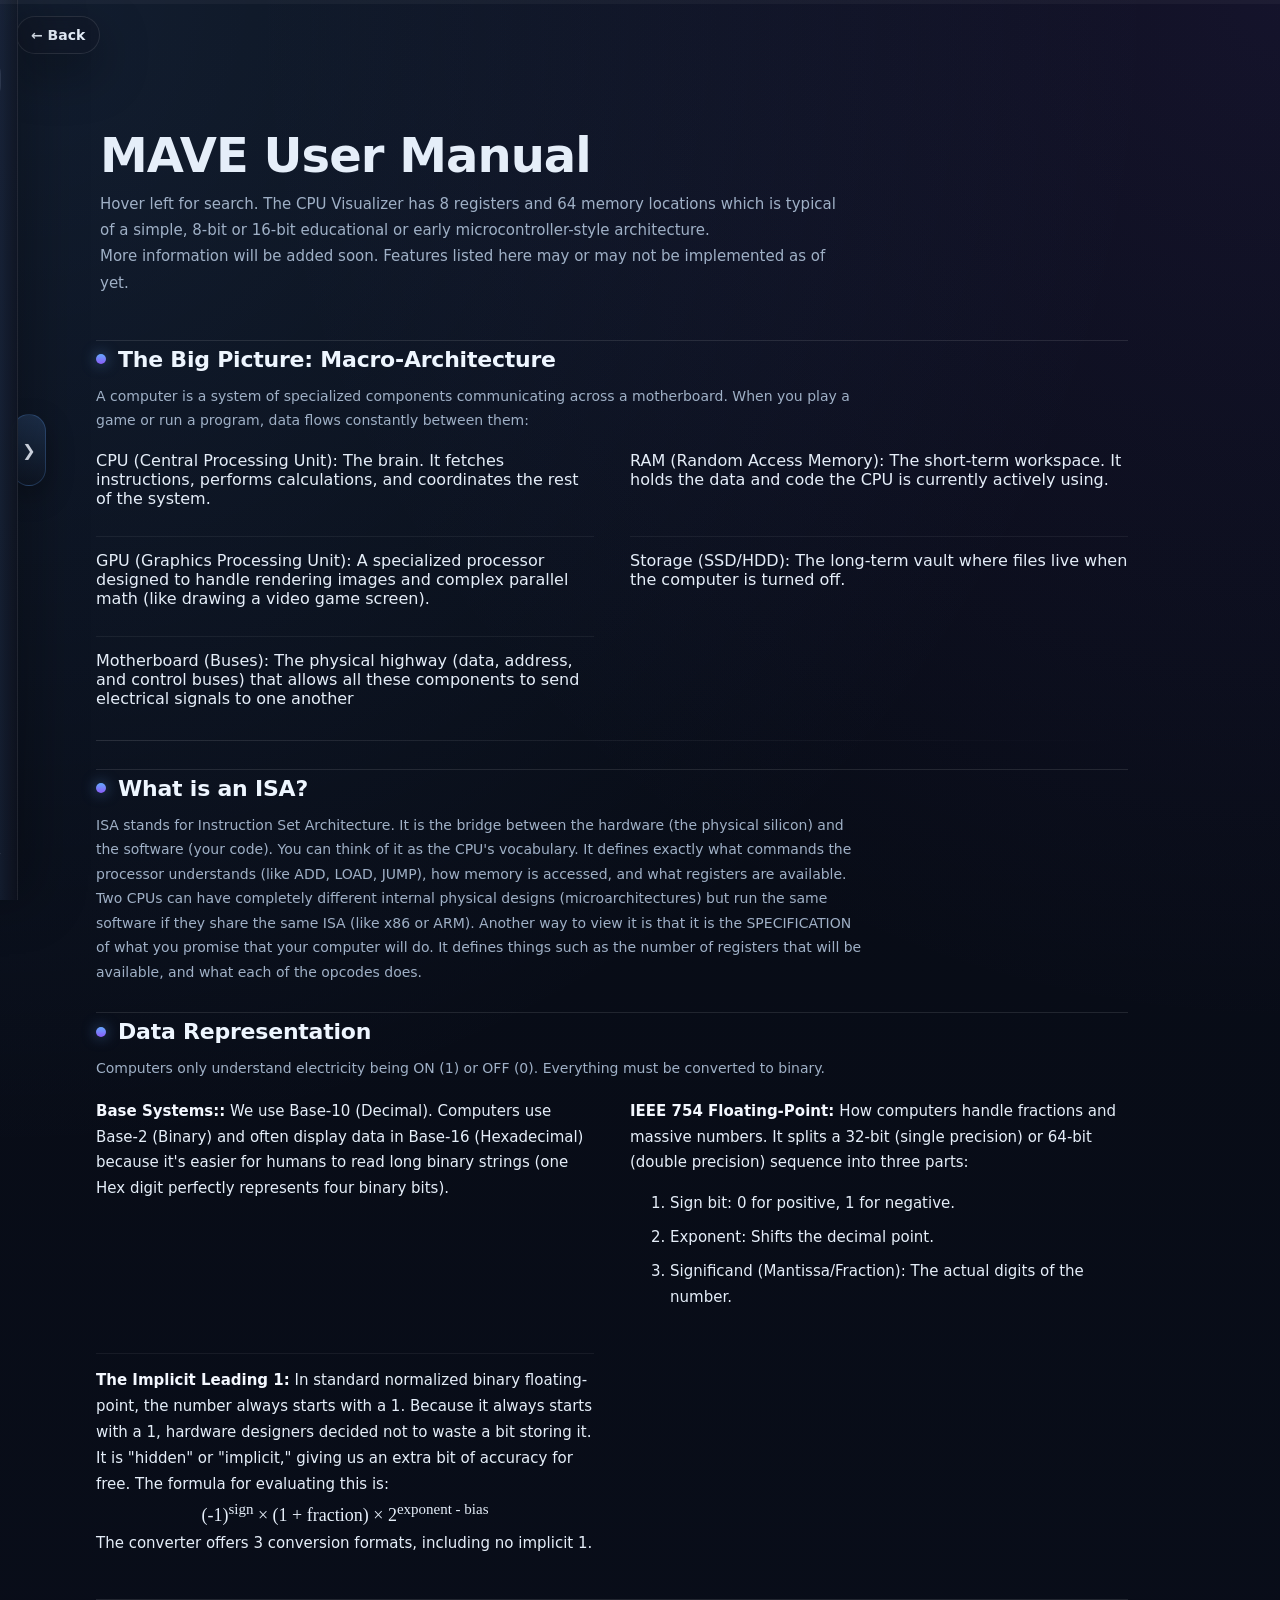
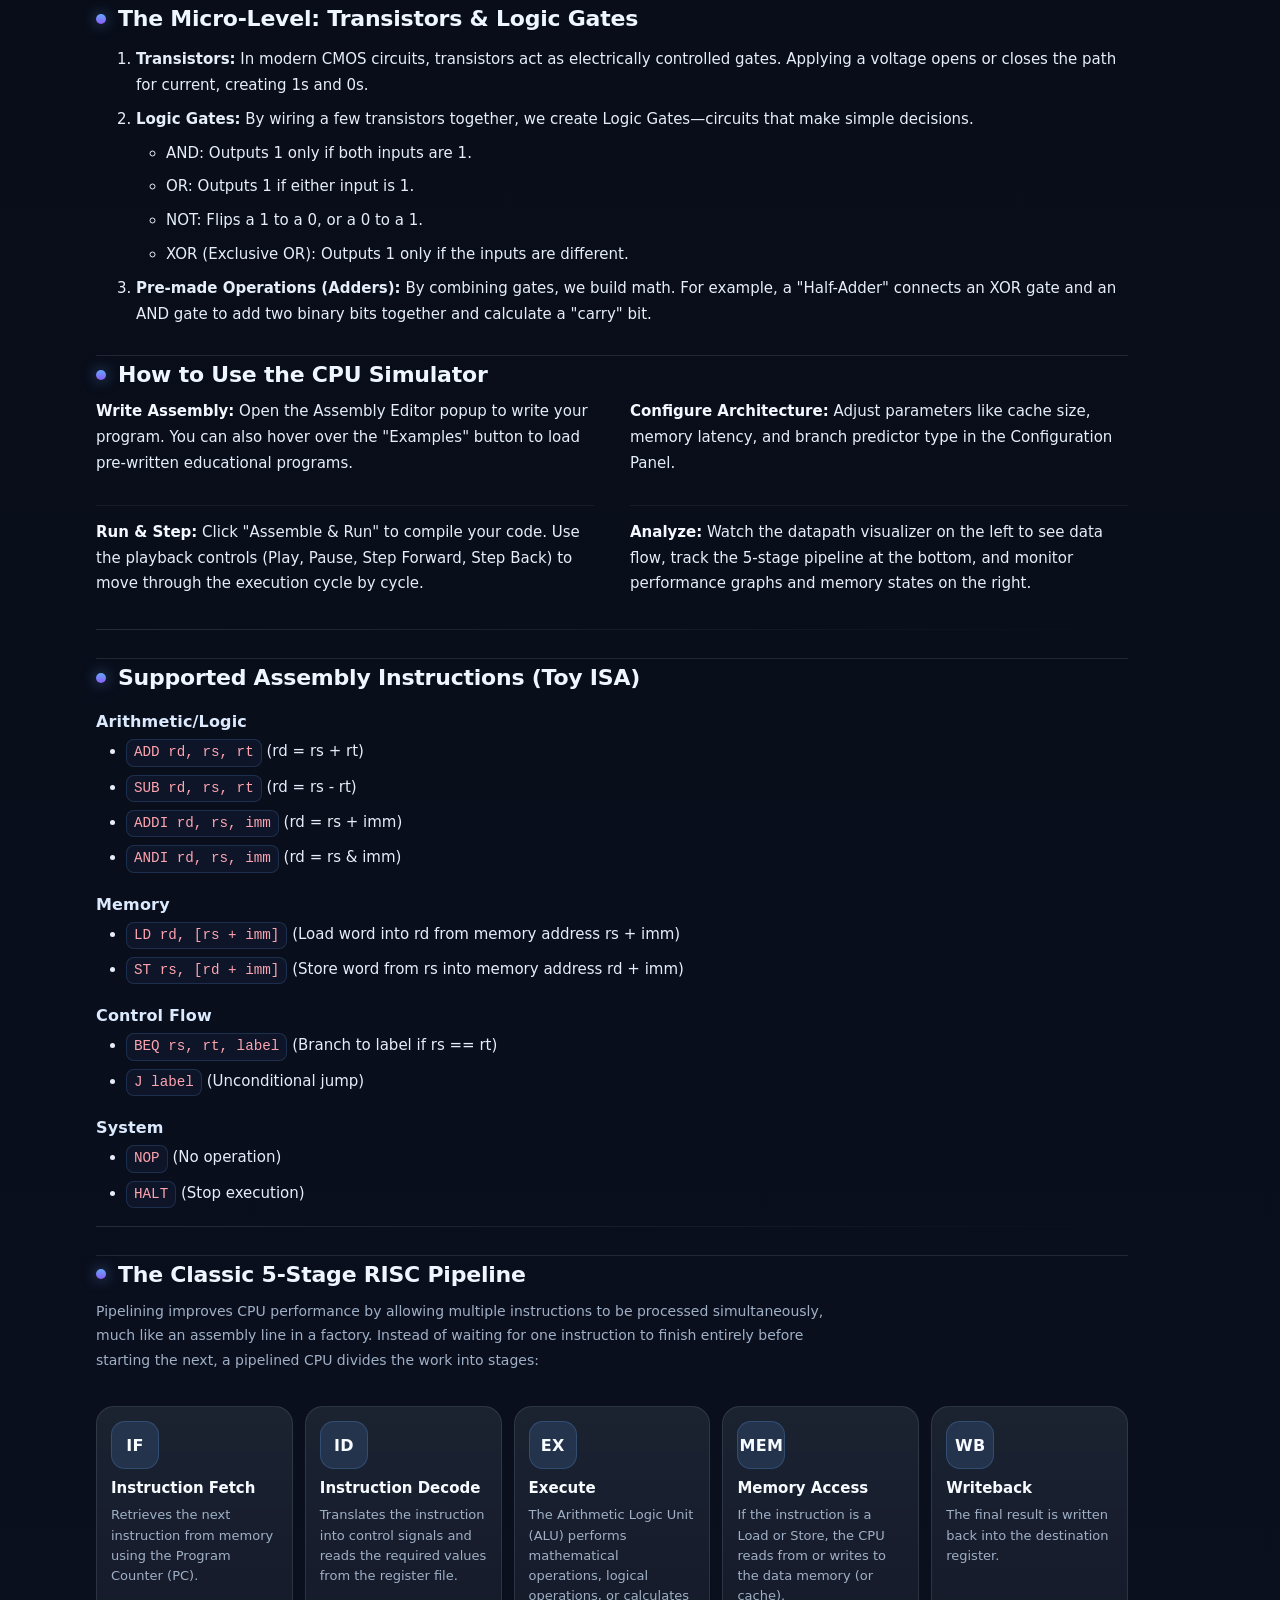
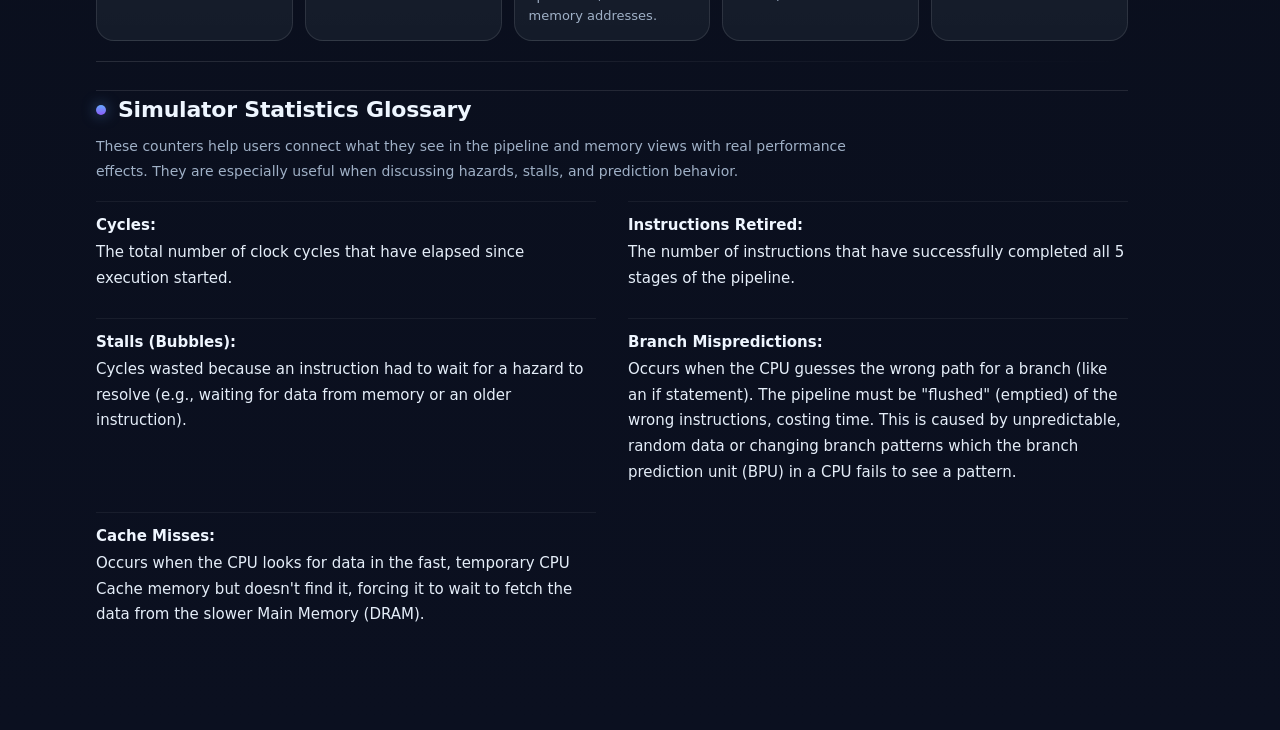
<file: cpuVisualizerManual.html>
<!DOCTYPE html>
<html lang="en">

<head>
    <meta charset="UTF-8" />
    <meta name="viewport" content="width=device-width, initial-scale=1.0" />
    <title>MAVE: User Manual & Info</title>
    <style>
        :root {
            --bg: #0b1020;
            --panel: rgba(14, 20, 34, 0.96);
            --panel-soft: rgba(15, 23, 42, 0.78);
            --line: rgba(255, 255, 255, 0.08);
            --line-2: rgba(102, 168, 255, 0.22);
            --text: #e5eef9;
            --muted: #9fb0c6;
            --accent: #66a8ff;
            --accent-2: #8b5cf6;
            --shadow: 0 18px 50px rgba(0, 0, 0, 0.35);
            --radius: 18px;
            --sidebar-w: 290px;
            --sidebar-collapsed: 18px;
            --content-max: 1080px;
            --transition: 260ms cubic-bezier(.2, .8, .2, 1);
        }

        * {
            box-sizing: border-box;
        }

        html {
            scroll-behavior: smooth;
        }

        body {
            margin: 0;
            min-height: 100vh;
            font-family: Inter, "Segoe UI", system-ui, -apple-system, BlinkMacSystemFont, sans-serif;
            color: var(--text);
            background:
                radial-gradient(circle at top left, rgba(102, 168, 255, 0.12), transparent 28%),
                radial-gradient(circle at top right, rgba(139, 92, 246, 0.10), transparent 25%),
                linear-gradient(180deg, #070b14 0%, #0b1020 100%);
            overflow-x: hidden;
        }

        .progress-wrap {
            position: fixed;
            inset: 0 0 auto 0;
            height: 4px;
            z-index: 1005;
            background: rgba(255, 255, 255, 0.04);
        }

        .progress-bar {
            height: 100%;
            width: 0%;
            background: linear-gradient(90deg, var(--accent), var(--accent-2));
            box-shadow: 0 0 18px rgba(102, 168, 255, 0.6);
        }

        /* Back button sits behind the sidebar panel */
        .back-btn {
            position: fixed;
            top: 16px;
            left: 16px;
            z-index: 900;
            display: inline-flex;
            align-items: center;
            gap: 8px;
            padding: 10px 14px;
            border-radius: 999px;
            border: 1px solid rgba(255, 255, 255, 0.10);
            color: var(--text);
            text-decoration: none;
            background: rgba(17, 24, 39, 0.72);
            backdrop-filter: blur(14px);
            box-shadow: var(--shadow);
            transition: transform var(--transition), border-color var(--transition), background var(--transition);
            font-size: 14px;
            font-weight: 600;
        }

        .back-btn:hover {
            transform: translateY(-1px);
            border-color: rgba(102, 168, 255, 0.45);
            background: rgba(17, 24, 39, 0.92);
        }

        /* Arrow hint */
        .edge-hint {
            position: fixed;
            left: 12px;
            top: 50%;
            transform: translateY(-50%);
            z-index: 995;
            width: 34px;
            height: 72px;
            border-radius: 999px;
            display: grid;
            place-items: center;
            background: linear-gradient(180deg, rgba(102, 168, 255, 0.18), rgba(17, 24, 39, 0.25));
            border: 1px solid rgba(102, 168, 255, 0.24);
            color: #eaf2ff;
            box-shadow: 0 10px 28px rgba(0, 0, 0, 0.28);
            transition: opacity 220ms ease, transform 220ms ease, filter 220ms ease;
            pointer-events: none;
            opacity: 1;
        }

        .edge-hint.hidden {
            opacity: 0;
            transform: translateY(-50%) translateX(-8px);
            filter: blur(1px);
        }

        .edge-trigger {
            position: fixed;
            left: 0;
            top: 0;
            width: 18px;
            height: 100vh;
            z-index: 998;
            background: transparent;
        }

        .sidebar {
            position: fixed;
            left: 0;
            top: 0;
            width: var(--sidebar-w);
            height: 100vh;
            z-index: 1000;
            padding: 18px 16px;
            background: linear-gradient(180deg, rgba(17, 24, 39, 0.97), rgba(12, 16, 28, 0.99));
            border-right: 1px solid rgba(255, 255, 255, 0.08);
            box-shadow: 16px 0 50px rgba(0, 0, 0, 0.26);
            transform: translateX(calc(-1 * (var(--sidebar-w) - var(--sidebar-collapsed))));
            transition: transform 320ms cubic-bezier(.2, .8, .2, 1);
            display: flex;
            flex-direction: column;
            gap: 14px;
            overflow: hidden;
        }

        .sidebar.open {
            transform: translateX(0);
        }

        .sidebar-handle {
            position: absolute;
            right: 0;
            top: 0;
            width: var(--sidebar-collapsed);
            height: 100%;
            pointer-events: none;
            background: linear-gradient(90deg, rgba(102, 168, 255, 0.08), transparent);
            border-left: 1px solid rgba(255, 255, 255, 0.05);
        }

        .brand {
            display: flex;
            flex-direction: column;
            gap: 8px;
            padding: 6px 6px 0 6px;
        }

        .brand-title {
            font-size: 18px;
            font-weight: 800;
            letter-spacing: 0.2px;
            color: #f3f8ff;
            line-height: 1.2;
        }

        .search-box {
            display: flex;
            align-items: center;
            gap: 10px;
            padding: 10px 12px;
            border: 1px solid rgba(255, 255, 255, 0.10);
            border-radius: 14px;
            background: rgba(15, 23, 42, 0.82);
        }

        .search-box input {
            width: 100%;
            border: 0;
            outline: none;
            background: transparent;
            color: var(--text);
            font-size: 14px;
        }

        .search-box input::placeholder {
            color: #7f8ca6;
        }

        .toc {
            display: flex;
            flex-direction: column;
            gap: 6px;
            overflow-y: auto;
            padding-right: 4px;
            scrollbar-width: thin;
            scrollbar-color: rgba(148, 163, 184, 0.35) transparent;
        }

        .toc::-webkit-scrollbar {
            width: 8px;
        }

        .toc::-webkit-scrollbar-thumb {
            background: rgba(148, 163, 184, 0.30);
            border-radius: 999px;
        }

        .toc a {
            color: #cbd5e1;
            text-decoration: none;
            font-size: 14px;
            line-height: 1.35;
            padding: 10px 12px;
            border-radius: 12px;
            border: 1px solid transparent;
            transition: background var(--transition), border-color var(--transition), transform var(--transition), color var(--transition);
        }

        .toc a:hover {
            background: rgba(102, 168, 255, 0.10);
            border-color: rgba(102, 168, 255, 0.18);
            color: #fff;
            transform: translateX(2px);
        }

        .toc a.active {
            background: rgba(102, 168, 255, 0.16);
            border-color: rgba(102, 168, 255, 0.32);
            color: #fff;
        }

        .sidebar-footer {
            margin-top: auto;
            padding: 10px 6px 0 6px;
            color: var(--muted);
            font-size: 12px;
            line-height: 1.5;
            border-top: 1px solid rgba(255, 255, 255, 0.08);
        }

        .content {
            width: min(var(--content-max), calc(100vw - 64px));
            margin: 0 auto;
            margin-left: 72px;
            padding: 92px 24px 60px;
        }

        .hero {
            padding: 24px 4px 18px;
            margin-bottom: 10px;
            position: relative;
        }

        h1 {
            margin: 14px 0 10px;
            font-size: clamp(30px, 4vw, 48px);
            line-height: 1.06;
            letter-spacing: -0.02em;
        }

        .hero p {
            margin: 0;
            max-width: 78ch;
            color: var(--muted);
            font-size: 15px;
            line-height: 1.75;
        }



        /* Flatter manual layout instead of boxed cards */
        .manual-section {
            margin: 26px 0 28px;
            padding-top: 6px;
            border-top: 1px solid rgba(255, 255, 255, 0.10);
        }

        .manual-section:first-of-type {
            margin-top: 18px;
        }

        .section-title {
            display: flex;
            align-items: center;
            gap: 12px;
            margin: 0 0 12px;
            font-size: 22px;
            font-weight: 850;
            letter-spacing: -0.01em;
            color: #eef6ff;
        }

        .section-title::before {
            content: "";
            width: 10px;
            height: 10px;
            border-radius: 999px;
            background: linear-gradient(180deg, var(--accent), var(--accent-2));
            box-shadow: 0 0 14px rgba(102, 168, 255, 0.55);
            flex: none;
        }

        .section-lead {
            color: var(--muted);
            font-size: 14px;
            line-height: 1.75;
            margin: 0 0 18px;
            max-width: 86ch;
        }

        .content-columns {
            display: grid;
            grid-template-columns: repeat(2, minmax(0, 1fr));
            gap: 14px 36px;
            margin: 12px 0 0;
        }

        .item {
            padding: 14px 0;
            border-top: 1px solid rgba(255, 255, 255, 0.06);
        }

        .item:first-child,
        .item:nth-child(2) {
            border-top: 0;
            padding-top: 0;
        }

        .item strong {
            display: inline;
            color: #f4f8ff;
            font-weight: 800;
        }

        .item span {
            color: var(--text);
            line-height: 1.72;
            font-size: 15px;
        }

        .subhead {
            margin: 22px 0 8px;
            font-size: 16px;
            font-weight: 800;
            color: #dbeafe;
            letter-spacing: 0.01em;
        }

        ul {
            margin: 8px 0 0 20px;
            padding: 0 0 0 10px;
        }

        li {
            margin: 8px 0;
            line-height: 1.72;
            color: var(--text);
            font-size: 15px;
        }

        code {
            display: inline-block;
            padding: 2px 7px;
            border-radius: 8px;
            background: rgba(15, 23, 42, 0.95);
            border: 1px solid rgba(96, 165, 250, 0.18);
            color: #fda4af;
            font-family: ui-monospace, SFMono-Regular, Menlo, Monaco, Consolas, "Liberation Mono", monospace;
            font-size: 0.95em;
            line-height: 1.5;
            white-space: nowrap;
        }

        .callout {
            margin: 18px 0 0;
            padding-left: 14px;
            border-left: 3px solid rgba(102, 168, 255, 0.75);
            color: #dce7f7;
            line-height: 1.75;
            background: linear-gradient(90deg, rgba(102, 168, 255, 0.10), transparent);
        }

        .pipeline-wrap {
            margin-top: 16px;
            padding: 16px 0 2px;
        }

        .pipeline-track {
            display: grid;
            grid-template-columns: repeat(5, minmax(0, 1fr));
            gap: 12px;
        }

        .stage {
            position: relative;
            min-height: 108px;
            border-radius: 18px;
            padding: 14px;
            border: 1px solid rgba(255, 255, 255, 0.10);
            background:
                linear-gradient(180deg, rgba(255, 255, 255, 0.05), rgba(255, 255, 255, 0.02)),
                rgba(17, 24, 39, 0.88);
            overflow: hidden;
        }

        .stage::before {
            content: "";
            position: absolute;
            inset: 0;
            background: linear-gradient(120deg, transparent 0%, rgba(102, 168, 255, 0.10) 50%, transparent 100%);
            transform: translateX(-130%);
            animation: sweep 3.6s infinite;
        }

        .stage:nth-child(2)::before {
            animation-delay: .25s;
        }

        .stage:nth-child(3)::before {
            animation-delay: .5s;
        }

        .stage:nth-child(4)::before {
            animation-delay: .75s;
        }

        .stage:nth-child(5)::before {
            animation-delay: 1s;
        }

        .stage-label {
            position: relative;
            z-index: 1;
            display: inline-flex;
            align-items: center;
            justify-content: center;
            width: 48px;
            height: 48px;
            border-radius: 14px;
            background: rgba(102, 168, 255, 0.14);
            border: 1px solid rgba(102, 168, 255, 0.22);
            color: #f8fbff;
            font-weight: 900;
            letter-spacing: 0.3px;
            margin-bottom: 10px;
        }

        .stage-title {
            position: relative;
            z-index: 1;
            font-size: 15px;
            font-weight: 800;
            color: #f7fbff;
            margin-bottom: 8px;
        }

        .stage-desc {
            position: relative;
            z-index: 1;
            font-size: 13px;
            line-height: 1.55;
            color: var(--muted);
        }

        @keyframes sweep {
            0% {
                transform: translateX(-130%);
            }

            45% {
                transform: translateX(120%);
            }

            100% {
                transform: translateX(120%);
            }
        }

        .pipeline-note {
            margin-top: 14px;
            color: var(--muted);
            font-size: 14px;
            line-height: 1.75;
        }

        .stats-list {
            display: grid;
            grid-template-columns: repeat(2, minmax(0, 1fr));
            gap: 12px 32px;
            margin-top: 10px;
        }

        .stat {
            padding: 14px 0;
            border-top: 1px solid rgba(255, 255, 255, 0.06);
        }

        .stat strong {
            display: block;
            color: #eff6ff;
            margin-bottom: 6px;
            font-size: 15px;
        }

        .stat span {
            color: var(--text);
            line-height: 1.72;
            font-size: 15px;
        }

        .hidden-match {
            display: none !important;
        }

        .search-highlight {
            background: rgba(245, 158, 11, 0.20);
            box-shadow: 0 0 0 1px rgba(245, 158, 11, 0.22);
            border-radius: 6px;
            padding: 0 2px;
        }

        .divider {
            margin: 18px 0 0;
            height: 1px;
            background: linear-gradient(90deg, rgba(255, 255, 255, 0.12), transparent);
        }

        @media (max-width: 920px) {
            .content {
                width: 100%;
                margin-left: 0;
                padding: 86px 16px 40px;
            }

            .content-columns,
            .stats-list,
            .pipeline-track {
                grid-template-columns: 1fr;
            }

            .sidebar {
                width: min(88vw, 320px);
                transform: translateX(calc(-1 * (min(88vw, 320px) - var(--sidebar-collapsed))));
            }

            .sidebar.open {
                transform: translateX(0);
            }
        }
    </style>
</head>

<body>
    <div class="progress-wrap" aria-hidden="true">
        <div class="progress-bar" id="progressBar"></div>
    </div>

    <a class="back-btn" href="cpuVisualizer.html" aria-label="Back to cpuVisualizer.html">← Back</a>
    <div class="edge-hint" id="edgeHint" aria-hidden="true">❯</div>
    <div class="edge-trigger" id="edgeTrigger" aria-hidden="true"></div>

    <aside class="sidebar" id="sidebar">
        <div class="sidebar-handle" aria-hidden="true"></div>

        <div class="brand">
            <div class="brand-title">MAVE Manual</div>
        </div>

        <div class="search-box" role="search" aria-label="Search manual">
            <svg width="16" height="16" viewBox="0 0 24 24" fill="none" aria-hidden="true">
                <path d="M21 21l-4.35-4.35" stroke="#cbd5e1" stroke-width="2" stroke-linecap="round" />
                <circle cx="10.5" cy="10.5" r="6.5" stroke="#cbd5e1" stroke-width="2" />
            </svg>
            <input id="searchInput" type="text" placeholder="Search sections and text..." />
        </div>


        <nav class="toc" id="toc">
            <a href="#how-to-use">How to Use the CPU Simulator</a>
            <a href="#supported-assembly">Supported Assembly Instructions (Toy ISA)</a>
            <a href="#pipeline">The Classic 5-Stage RISC Pipeline</a>
            <a href="#statistics">Simulator Statistics Glossary</a>
        </nav>

        <div class="sidebar-footer">
            Press <span class="kbd">Ctrl</span> + <span class="kbd">K</span> to focus search.
        </div>
    </aside>

    <main class="content" id="content">
        <section class="hero">
            <h1>MAVE User Manual</h1>
            <p>
                Hover left for search.
                The CPU Visualizer has 8 registers and 64 memory locations which is typical of a simple, 8-bit or 16-bit
                educational or early microcontroller-style architecture.
            </p>
            <p> More information will be added soon.
                Features listed here may or may not be implemented as of yet.
            </p>

        </section>

        <section class="manual-section" id="big-picture">
            <h2 class="section-title">The Big Picture: Macro-Architecture</h2>
            <p class="section-lead">
                A computer is a system of specialized components communicating across a motherboard. When you play a
                game or run a program, data flows constantly between them:
            </p>
            <div class="content-columns">
                <div class="item">
                    CPU (Central Processing Unit): The brain. It fetches instructions, performs calculations, and
                    coordinates the rest of the system. </div>
                <div class="item">
                    RAM (Random Access Memory): The short-term workspace. It holds the data and code the CPU is
                    currently actively using. </div>
                <div class="item">
                    GPU (Graphics Processing Unit): A specialized processor designed to handle rendering images and
                    complex parallel math (like drawing a video game screen). </div>
                <div class="item">
                    Storage (SSD/HDD): The long-term vault where files live when the computer is turned off. </div>
                <div class="item">
                    Motherboard (Buses): The physical highway (data, address, and control buses) that allows all these
                    components to send electrical signals to one another </div>
            </div>
            <div class="divider"></div>
        </section>

        <section class="manual-section" id="isa">
            <h2 class="section-title">What is an ISA?</h2>
            <p class="section-lead">
                ISA stands for Instruction Set Architecture. It is the bridge between the hardware (the physical
                silicon) and the software (your code). You can think of it as the CPU's vocabulary. It defines exactly
                what commands the processor understands (like ADD, LOAD, JUMP), how memory is accessed, and what
                registers are available. Two CPUs can have completely different internal physical designs
                (microarchitectures) but run the same software if they share the same ISA (like x86 or ARM). Another way to view it is that it is the
                SPECIFICATION of what you promise that your computer will do. It defines things such as the number of registers that will be available, and what each of the opcodes does.
            </p>
        </section>

        </section>

        <section class="manual-section" id="data-rep">
            <h2 class="section-title">Data Representation</h2>
            <p class="section-lead">
                Computers only understand electricity being ON (1) or OFF (0). Everything must be converted to binary.
            </p>
            <div class="content-columns">
                <div class="item">
                    <span><strong>Base Systems::</strong> We use Base-10 (Decimal). Computers use Base-2 (Binary) and
                        often display data in Base-16
                        (Hexadecimal) because it's easier for humans to read long binary strings (one Hex digit
                        perfectly
                        represents four binary bits).</span>
                </div>
                <div class="item">
                    <span><strong>IEEE 754 Floating-Point: </strong>
                        How computers handle fractions and massive numbers. It splits a 32-bit (single
                        precision) or 64-bit (double precision) sequence into three parts:

                        <ol>
                            <li>Sign bit: 0 for positive, 1 for negative.</li>

                            <li>Exponent: Shifts the decimal point.</li>

                            <li>Significand (Mantissa/Fraction): The actual digits of the number.</li>
                        </ol>
                    </span>
                </div>

                <div class="item">
                    <span><strong>The Implicit Leading 1:</strong> In standard normalized binary floating-point, the
                        number always starts with a 1.
                        Because it always starts with a 1, hardware designers decided not to waste a bit storing it. It
                        is
                        "hidden" or "implicit," giving us an extra bit of accuracy for free. The formula for evaluating
                        this is:
                        <div style="text-align: center; font-family: serif; font-size: 1.2em;">
                            (-1)<sup>sign</sup> &times; (1 + fraction) &times; 2<sup>exponent - bias</sup>
                        </div>
                        The converter offers 3 conversion formats, including no implicit 1.
                    </span>
                </div>
            </div>

        </section>
<section class="manual-section" id="micro-level">
            <h2 class="section-title">The Micro-Level: Transistors & Logic Gates</h2>
<ol>
    <li>
        <strong>Transistors:</strong> In modern CMOS circuits, transistors act as electrically controlled gates. Applying a voltage opens or closes the path for current, creating 1s and 0s.
    </li>
    <li>
        <strong>Logic Gates:</strong> By wiring a few transistors together, we create Logic Gates—circuits that make simple decisions.
        <ul>
            <li>AND: Outputs 1 only if both inputs are 1.</li>
            <li>OR: Outputs 1 if either input is 1.</li>
            <li>NOT: Flips a 1 to a 0, or a 0 to a 1.</li>
            <li>XOR (Exclusive OR): Outputs 1 only if the inputs are different.</li>
        </ul>
    </li>
    <li>
        <strong>Pre-made Operations (Adders):</strong> By combining gates, we build math. For example, a "Half-Adder" connects an XOR gate and an AND gate to add two binary bits together and calculate a "carry" bit.
    </li>
</ol>
</section>

        <section class="manual-section" id="how-to-use">
            <h2 class="section-title">How to Use the CPU Simulator</h2>

            <div class="content-columns">
                <div class="item">
                    <span><strong>Write Assembly:</strong> Open the Assembly Editor popup to write your program. You can
                        also hover over the "Examples" button to load pre-written educational programs.</span>
                </div>
                <div class="item">
                    <span><strong>Configure Architecture:</strong> Adjust parameters like cache size, memory latency,
                        and branch predictor type in the Configuration Panel.</span>
                </div>
                <div class="item">
                    <span><strong>Run &amp; Step:</strong> Click "Assemble &amp; Run" to compile your code. Use the
                        playback controls (Play, Pause, Step Forward, Step Back) to move through the execution cycle by
                        cycle.</span>
                </div>
                <div class="item">
                    <span><strong>Analyze:</strong> Watch the datapath visualizer on the left to see data flow, track
                        the 5-stage pipeline at the bottom, and monitor performance graphs and memory states on the
                        right.</span>
                </div>
            </div>
            <div class="divider"></div>
        </section>

        <section class="manual-section" id="supported-assembly">
            <h2 class="section-title">Supported Assembly Instructions (Toy ISA)</h2>

            <div class="subhead">Arithmetic/Logic</div>
            <ul>
                <li><code>ADD rd, rs, rt</code> (rd = rs + rt)</li>
                <li><code>SUB rd, rs, rt</code> (rd = rs - rt)</li>
                <li><code>ADDI rd, rs, imm</code> (rd = rs + imm)</li>
                <li><code>ANDI rd, rs, imm</code> (rd = rs &amp; imm)</li>
            </ul>

            <div class="subhead">Memory</div>
            <ul>
                <li><code>LD rd, [rs + imm]</code> (Load word into rd from memory address rs + imm)</li>
                <li><code>ST rs, [rd + imm]</code> (Store word from rs into memory address rd + imm)</li>
            </ul>

            <div class="subhead">Control Flow</div>
            <ul>
                <li><code>BEQ rs, rt, label</code> (Branch to label if rs == rt)</li>
                <li><code>J label</code> (Unconditional jump)</li>
            </ul>

            <div class="subhead">System</div>
            <ul>
                <li><code>NOP</code> (No operation)</li>
                <li><code>HALT</code> (Stop execution)</li>
            </ul>
            <div class="divider"></div>
        </section>

        <section class="manual-section" id="pipeline">
            <h2 class="section-title">The Classic 5-Stage RISC Pipeline</h2>
            <p class="section-lead">
                Pipelining improves CPU performance by allowing multiple instructions to be processed simultaneously,
                much like an assembly line in a factory.
                Instead of waiting for one instruction to finish entirely before starting the next, a pipelined CPU
                divides the work into stages:
            </p>

            <div class="pipeline-wrap">
                <div class="pipeline-track">
                    <div class="stage">
                        <div class="stage-label">IF</div>
                        <div class="stage-title">Instruction Fetch</div>
                        <div class="stage-desc">Retrieves the next instruction from memory using the Program Counter
                            (PC).</div>
                    </div>
                    <div class="stage">
                        <div class="stage-label">ID</div>
                        <div class="stage-title">Instruction Decode</div>
                        <div class="stage-desc">Translates the instruction into control signals and reads the required
                            values from the register file.</div>
                    </div>
                    <div class="stage">
                        <div class="stage-label">EX</div>
                        <div class="stage-title">Execute</div>
                        <div class="stage-desc">The Arithmetic Logic Unit (ALU) performs mathematical operations,
                            logical operations, or calculates memory addresses.</div>
                    </div>
                    <div class="stage">
                        <div class="stage-label">MEM</div>
                        <div class="stage-title">Memory Access</div>
                        <div class="stage-desc">If the instruction is a Load or Store, the CPU reads from or writes to
                            the data memory (or cache).</div>
                    </div>
                    <div class="stage">
                        <div class="stage-label">WB</div>
                        <div class="stage-title">Writeback</div>
                        <div class="stage-desc">The final result is written back into the destination register.</div>
                    </div>
                </div>
            </div>

            <p class="pipeline-note">

            </p>
            <div class="divider"></div>
        </section>

        <section class="manual-section" id="statistics">
            <h2 class="section-title">Simulator Statistics Glossary</h2>
            <p class="section-lead">
                These counters help users connect what they see in the pipeline and memory views with real
                performance effects.
                They are especially useful when discussing hazards, stalls, and prediction behavior.
            </p>

            <div class="stats-list">
                <div class="stat">
                    <strong>Cycles:</strong>
                    <span>The total number of clock cycles that have elapsed since execution started.</span>
                </div>
                <div class="stat">
                    <strong>Instructions Retired:</strong>
                    <span>The number of instructions that have successfully completed all 5 stages of the
                        pipeline.</span>
                </div>
                <div class="stat">
                    <strong>Stalls (Bubbles):</strong>
                    <span>Cycles wasted because an instruction had to wait for a hazard to resolve (e.g., waiting for
                        data from memory or an older instruction).</span>
                </div>
                <div class="stat">
                    <strong>Branch Mispredictions:</strong>
                    <span>Occurs when the CPU guesses the wrong path for a branch (like an if statement). The pipeline
                        must be "flushed" (emptied) of the wrong instructions, costing time. This is caused by unpredictable, random data or changing branch patterns which the branch prediction unit (BPU) in a CPU fails to see a pattern.</span>
                </div>
                <div class="stat">
                    <strong>Cache Misses:</strong>
                    <span>Occurs when the CPU looks for data in the fast, temporary CPU Cache memory but doesn't find it,
                        forcing it to wait to fetch the data from the slower Main Memory (DRAM).</span>
                </div>
            </div>
        </section>
    </main>

    <script>
        (function () {
            const sidebar = document.getElementById('sidebar');
            const edgeTrigger = document.getElementById('edgeTrigger');
            const edgeHint = document.getElementById('edgeHint');
            const searchInput = document.getElementById('searchInput');
            const progressBar = document.getElementById('progressBar');
            const sections = [...document.querySelectorAll('.manual-section')];
            const tocLinks = [...document.querySelectorAll('.toc a')];
            let closeTimer = null;

            function openSidebar() {
                sidebar.classList.add('open');
                edgeHint.classList.add('hidden');
                if (closeTimer) {
                    clearTimeout(closeTimer);
                    closeTimer = null;
                }
            }

            function scheduleCloseSidebar() {
                if (closeTimer) clearTimeout(closeTimer);
                closeTimer = setTimeout(() => {
                    sidebar.classList.remove('open');
                    if (!searchInput.matches(':focus')) {
                        edgeHint.classList.remove('hidden');
                    }
                }, 170);
            }

            edgeTrigger.addEventListener('mouseenter', openSidebar);
            edgeTrigger.addEventListener('mousemove', openSidebar);
            edgeTrigger.addEventListener('click', openSidebar);
            sidebar.addEventListener('mouseenter', openSidebar);
            sidebar.addEventListener('mouseleave', scheduleCloseSidebar);

            function updateProgress() {
                const doc = document.documentElement;
                const scrollTop = doc.scrollTop || document.body.scrollTop;
                const scrollHeight = (doc.scrollHeight || document.body.scrollHeight) - doc.clientHeight;
                const pct = scrollHeight > 0 ? (scrollTop / scrollHeight) * 100 : 0;
                progressBar.style.width = pct + '%';
            }
            window.addEventListener('scroll', updateProgress, { passive: true });
            updateProgress();

            const observer = new IntersectionObserver((entries) => {
                entries.forEach(entry => {
                    const id = entry.target.id;
                    const link = tocLinks.find(a => a.getAttribute('href') === '#' + id);
                    if (!link) return;
                    if (entry.isIntersecting) {
                        tocLinks.forEach(a => a.classList.remove('active'));
                        link.classList.add('active');
                    }
                });
            }, { root: null, rootMargin: '-35% 0px -55% 0px', threshold: 0.01 });

            sections.forEach(sec => observer.observe(sec));

            function normalize(str) {
                return (str || '').toLowerCase().trim();
            }

            function clearHighlights(root) {
                const nodes = root.querySelectorAll('.search-highlight');
                nodes.forEach(node => {
                    const parent = node.parentNode;
                    parent.replaceChild(document.createTextNode(node.textContent), node);
                    parent.normalize();
                });
            }

            function highlightText(node, term) {
                if (!term) return;

                if (node.nodeType === Node.TEXT_NODE) {
                    const idx = node.data.toLowerCase().indexOf(term);
                    if (idx === -1) return;

                    const span = document.createElement('span');
                    span.className = 'search-highlight';

                    const before = node.data.slice(0, idx);
                    const match = node.data.slice(idx, idx + term.length);
                    const after = node.data.slice(idx + term.length);

                    const frag = document.createDocumentFragment();
                    if (before) frag.appendChild(document.createTextNode(before));
                    span.textContent = match;
                    frag.appendChild(span);
                    if (after) frag.appendChild(document.createTextNode(after));

                    node.parentNode.replaceChild(frag, node);
                } else if (node.nodeType === Node.ELEMENT_NODE &&
                    !['SCRIPT', 'STYLE', 'INPUT', 'TEXTAREA'].includes(node.tagName) &&
                    !node.classList.contains('search-highlight')) {
                    [...node.childNodes].forEach(child => highlightText(child, term));
                }
            }

            function applySearch() {
                const term = normalize(searchInput.value);

                sections.forEach(section => {
                    clearHighlights(section);
                    const text = normalize(section.textContent);
                    const match = !term || text.includes(term);
                    section.classList.toggle('hidden-match', !match);

                    if (match && term) {
                        highlightText(section, term);
                    }
                });

                tocLinks.forEach(link => {
                    const match = !term || normalize(link.textContent).includes(term);
                    link.classList.toggle('hidden-match', !match);
                });
            }

            searchInput.addEventListener('input', applySearch);

            window.addEventListener('keydown', (e) => {
                if ((e.ctrlKey || e.metaKey) && e.key.toLowerCase() === 'k') {
                    e.preventDefault();
                    searchInput.focus();
                    openSidebar();
                }
                if (e.key === 'Escape') {
                    sidebar.classList.remove('open');
                    if (!searchInput.matches(':focus')) {
                        edgeHint.classList.remove('hidden');
                    }
                }
            });

            window.addEventListener('mousemove', (e) => {
                if (e.clientX <= 18) {
                    openSidebar();
                } else if (e.clientX > 360 && !sidebar.matches(':hover') && !searchInput.matches(':focus')) {
                    scheduleCloseSidebar();
                }
            }, { passive: true });

            searchInput.addEventListener('focus', openSidebar);
            searchInput.addEventListener('blur', () => {
                if (!sidebar.matches(':hover')) {
                    edgeHint.classList.remove('hidden');
                }
            });

            applySearch();
        })();
    </script>
</body>

</html>
</file>
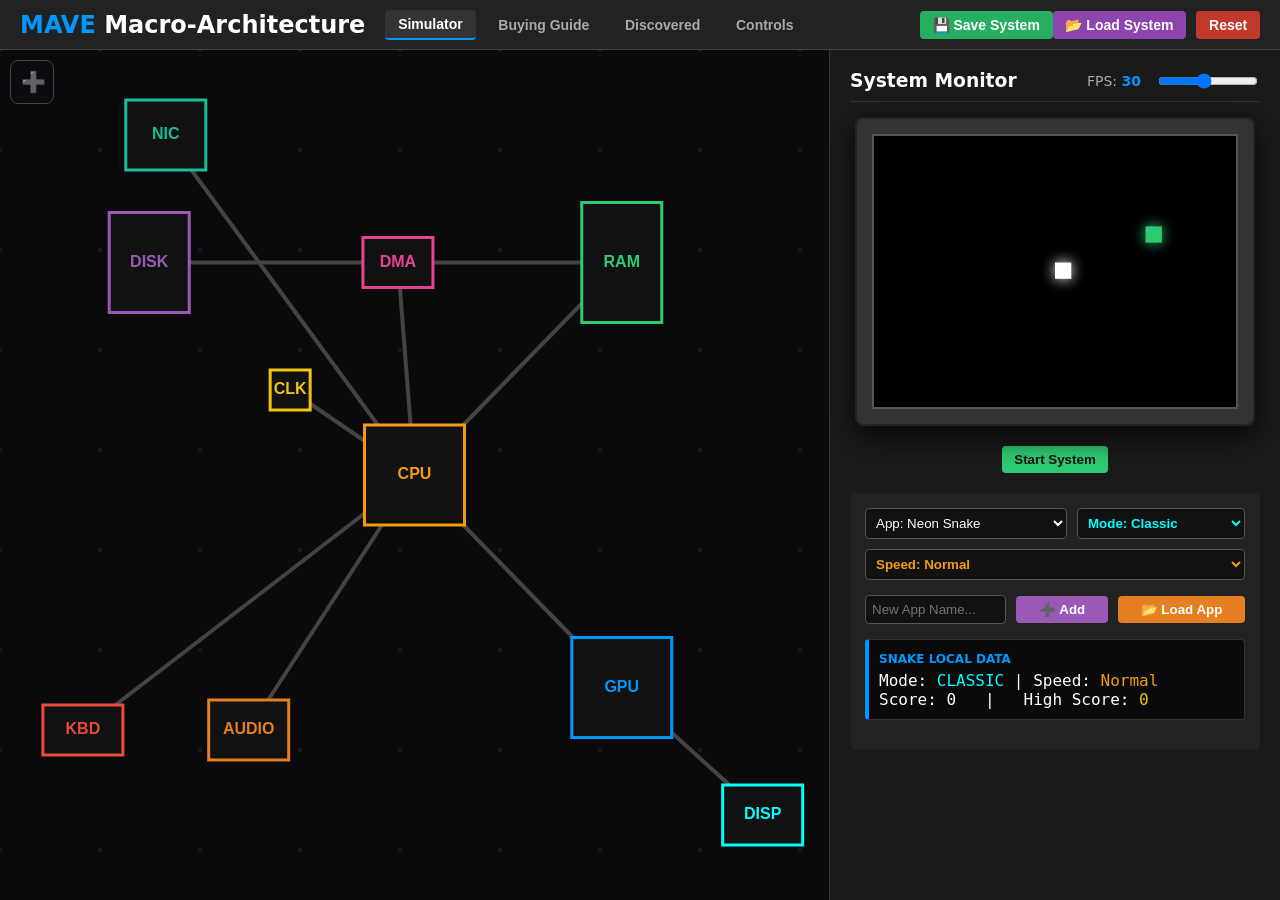
<file: HardwareGameVisualizer.html>
<!DOCTYPE html>
<html lang="en">

<head>
    <meta charset="UTF-8">
    <title>MAVE - Macro Hardware Visualizer</title>
    <style>
        body {
            margin: 0;
            font-family: system-ui, sans-serif;
            background: #111;
            color: #eee;
            display: flex;
            flex-direction: column;
            overflow: hidden;

            width: 100%;
            height: 100vh;
        }


        #top-header {
            height: 50px;
            background: #222;
            border-bottom: 1px solid #444;
            display: flex;
            justify-content: space-between;
            align-items: center;
            padding: 0 20px;
            box-sizing: border-box;
            flex-shrink: 0;
            z-index: 100;

            overflow: hidden;
            white-space: nowrap;
            gap: 10px;

        }

        #top-header div {
            display: flex;
            align-items: center;
            min-width: 0;
            flex-shrink: 1;
        }

        #nav-tabs {
            min-width: 0;
            flex-shrink: 1;
        }

        #top-header button {
            min-width: 0;
            flex-shrink: 1;
            overflow: hidden;
            text-overflow: ellipsis;
            white-space: nowrap;
            padding: 6px 1vw !important;
            font-size: clamp(10px, 1.2vw, 14px) !important;
        }

        #tab-content-wrapper {
            display: flex;
            flex-grow: 1;
            width: 100%;
            height: calc(100% - 50px);
            position: relative;
        }

        #monitor-panel {
            flex: 1;
            min-width: 350px;
            /* Allows panel to shrink deeper on small screens */
            max-width: 450px;
            /* Prevents it from getting too wide */
            background: #1a1a1a;
            display: flex;
            flex-direction: column;
            align-items: center;
            padding: 20px;
            box-sizing: border-box;
            overflow-y: auto;
        }

        #guide-container {
            display: none;
            width: 100%;
            height: 100%;
            background: #15171e;
            padding: 40px;
            box-sizing: border-box;
            overflow-y: auto;
            position: absolute;
            top: 0;
            left: 0;
            z-index: 50;
        }

        #modal-overlay {
            position: fixed;
            top: 0;
            left: 0;
            width: 100%;
            height: 100%;
            background: rgba(0, 0, 0, 0.8);
            z-index: 150;
            display: none;
            backdrop-filter: blur(5px);
        }

        #info-modal {
            position: fixed;
            top: 50%;
            left: 50%;
            transform: translate(-50%, -50%);
            width: 700px;
            height: 85vh;
            background: #1a1c23;
            border: 1px solid #444;
            border-radius: 12px;
            box-shadow: 0 20px 50px rgba(0, 0, 0, 0.9);
            z-index: 200;
            display: none;
            flex-direction: column;
            overflow: hidden;
        }

        #modal-header {
            display: flex;
            justify-content: space-between;
            align-items: center;
            padding: 20px;
            border-bottom: 1px solid #333;
            background: #15171e;
        }

        #modal-body {
            padding: 30px;
            overflow-y: auto;
            line-height: 1.7;
            color: #ddd;
            font-size: 15px;
        }

        .visual-block {
            padding: 10px;
            border-radius: 6px;
            border-left: 4px solid #3498db;
            margin-bottom: 8px;
            background: #1e252d;
            box-shadow: 0 2px 4px rgba(0, 0, 0, 0.3);
            transition: 0.2s;
        }

        .visual-block:hover {
            background: #232a33;
        }

        .block-children {
            min-height: 30px;
            background: rgba(0, 0, 0, 0.2);
            border-radius: 6px;
            margin-left: 15px;
            padding: 10px;
            margin-top: 10px;
        }


        .visual-block input,
        .visual-block select {
            background: rgba(255, 255, 255, 0.05);
            border: 1px solid #444;
            color: #fff;
            padding: 4px 8px;
            border-radius: 4px;
            font-family: monospace;
            font-size: 11px;
            outline: none;
            transition: 0.2s;
        }

        .visual-block input:focus,
        .visual-block select:focus {
            border-color: #0098ff;
            background: rgba(0, 152, 255, 0.1);
        }

        .visual-block input::placeholder {
            color: #888;
            font-style: italic;
        }

        .no-style-link {
            color: inherit;
            text-decoration: none;
        }

        #draw-context-menu {
            position: absolute;
            background: #1a1c23;
            border: 1px solid #0098ff;
            padding: 5px;
            border-radius: 6px;
            display: none;
            flex-direction: column;
            gap: 5px;
            z-index: 200;
            box-shadow: 0 10px 25px rgba(0, 0, 0, 0.8);
        }

        #draw-context-menu button {
            background: transparent;
            border: none;
            color: white;
            padding: 8px 12px;
            text-align: left;
            cursor: pointer;
            border-radius: 4px;
            font-size: 12px;
            font-weight: bold;
        }

        #draw-context-menu button:hover {
            background: #0098ff;
        }

        #custom-confirm {
            position: fixed;
            top: 0;
            left: 0;
            width: 100%;
            height: 100%;
            background: rgba(0, 0, 0, 0.8);
            z-index: 10000;
            display: none;
            justify-content: center;
            align-items: center;
            backdrop-filter: blur(5px);
        }

        .confirm-box {
            background: #1a1c23;
            border: 1px solid #c0392b;
            padding: 30px;
            border-radius: 8px;
            text-align: center;
            box-shadow: 0 10px 40px rgba(0, 0, 0, 0.9);
        }

        .achievements-header {
            display: flex;
            justify-content: space-between;
            align-items: center;
            border-bottom: 2px solid #333;
            padding-bottom: 10px;
            margin-bottom: 20px;
            margin-top: 40px;
        }

        .currency-box {
            background: #f1c40f;
            color: #111;
            padding: 8px 16px;
            border-radius: 20px;
            font-weight: 900;
            font-size: 18px;
            box-shadow: 0 0 15px rgba(241, 196, 15, 0.4);
        }


        details.ide-dict {
            background: #1a1c23;
            border: 1px solid #333;
            border-radius: 6px;
            padding: 10px;
            margin-bottom: 10px;
            font-size: 12px;
            color: #ccc;
        }

        details.ide-dict summary {
            color: #0098ff;
            font-weight: bold;
            cursor: pointer;
            outline: none;
        }

        details.ide-dict ul {
            padding-left: 20px;
            margin-bottom: 0;
        }

        details.ide-dict li {
            margin-bottom: 5px;
        }

        .schematic-graphic {
            width: 100%;
            height: 150px;
            background: #111;
            border: 2px dashed #444;
            border-radius: 8px;
            margin-bottom: 20px;
            display: flex;
            justify-content: center;
            align-items: center;
            color: #666;
            font-family: monospace;
            font-size: 18px;
            letter-spacing: 2px;
        }

        #palette {
            position: absolute;
            top: 10px;
            left: 10px;
            background: rgba(20, 22, 28, 0.3);
            padding: 10px;
            border-radius: 8px;
            border: 1px solid #444;
            display: flex;
            gap: 8px;
            flex-wrap: wrap;
            width: 44px;
            height: 44px;
            overflow: hidden;
            z-index: 10;
            transition: all 0.3s cubic-bezier(0.25, 0.8, 0.25, 1);
            box-sizing: border-box;
            cursor: pointer;
            backdrop-filter: blur(4px);
        }

        #guide-content {
            max-width: 900px;
            margin: 40px auto;
            color: #ccc;
            line-height: 1.6;
            font-size: 16px;
        }

        #guide-content h2 {
            color: #0098ff;
            margin-top: 0;
            border-bottom: 1px solid #333;
            padding-bottom: 10px;
        }

        #guide-content h3 {
            color: #2ecc71;
            margin-top: 25px;
        }


        #palette:hover {
            background: rgba(20, 22, 28, 0.95);
            width: 300px;
            height: 160px;
            cursor: default;
        }

        .palette-icon {
            color: #0098ff;
            font-size: 20px;
            font-weight: bold;
            text-align: center;
            width: 100%;
            display: block;
            line-height: 22px;
        }

        #palette:hover .palette-icon {
            display: none;
        }

        #palette .drag-item,
        #palette .palette-hint {
            opacity: 0;
            pointer-events: none;
            transition: opacity 0.2s;
        }

        #palette:hover .drag-item,
        #palette:hover .palette-hint {
            opacity: 1;
            pointer-events: auto;
        }

        #main-container {
            display: flex;
            flex-grow: 1;
            width: 100%;
        }


        #mb-canvas {
            display: block;
            width: 100%;
            height: 100%;
        }

        #tooltip {
            position: absolute;
            background: rgba(15, 17, 21, 0.95);
            border: 1px solid #0098ff;
            padding: 10px;
            border-radius: 6px;
            pointer-events: none;
            opacity: 0;
            transition: opacity 0.2s;
            z-index: 50;
            box-shadow: 0 4px 12px rgba(0, 0, 0, 0.5);
        }



        .monitor-bezel {
            background: #333;
            padding: 15px;
            border-radius: 8px;
            border: 2px solid #222;
            box-shadow: 0 10px 30px rgba(0, 0, 0, 0.8);
        }

        #game-canvas {
            background: #000;
            border: 2px solid #555;
            display: block;

            width: 100%;
            height: auto;
            aspect-ratio: 4 / 3;
        }

        .controls-info {
            margin-top: 20px;
            background: #222;
            padding: 15px;
            border-radius: 6px;
            font-size: 14px;
            color: #aaa;
            width: 100%;
            box-sizing: border-box;
        }

        #guide-container,
        #ach-container,
        #controls-container {
            display: none;
            width: 100%;
            height: 100%;
            background: #0f1115;
            padding: 40px;
            box-sizing: border-box;
            overflow-y: auto;
            position: absolute;
            top: 0;
            left: 0;
            z-index: 50;
        }

        #custom-toast {
            position: fixed;
            top: -100px;
            left: 50%;
            transform: translateX(-50%);
            background: #1a1c23;
            border: 2px solid #2ecc71;
            box-shadow: 0 10px 30px rgba(0, 0, 0, 0.8);
            padding: 15px 30px;
            border-radius: 50px;
            z-index: 9999;
            display: flex;
            flex-direction: column;
            align-items: center;
            justify-content: center;
            transition: top 0.5s cubic-bezier(0.175, 0.885, 0.32, 1.275);
            pointer-events: none;
        }

        #custom-toast.show {
            top: 20px;
        }

        #toast-title {
            color: #fff;
            font-size: 12px;
            font-weight: bold;
            text-transform: uppercase;
            margin-bottom: 5px;
            letter-spacing: 1px;
        }

        .waving-text span {
            display: inline-block;
            font-size: 20px;
            font-weight: 900;
            animation: wave 1s infinite ease-in-out;
        }

        @keyframes wave {

            0%,
            100% {
                transform: translateY(0);
                color: #00ffff;
                text-shadow: 0 0 10px #00ffff;
            }

            50% {
                transform: translateY(-8px);
                color: #ff00ff;
                text-shadow: 0 0 10px #ff00ff;
            }
        }

        .ide-palette-btn {
            color: white;
            border: none;
            padding: 6px 10px;
            border-radius: 4px;
            font-size: 11px;
            cursor: grab;
            font-weight: bold;
        }

        .ide-palette-btn:active {
            cursor: grabbing;
        }

        #ach-container>div,
        #controls-container>div {
            margin-top: 60px;
            /* Fixes overlapping header */
        }

        #fx-overlay {
            position: fixed;
            top: 0;
            left: 0;
            width: 100%;
            height: 100%;
            pointer-events: none;
            z-index: 9998;
            overflow: hidden;
        }

        .particle {
            position: absolute;
            border-radius: 50%;
            pointer-events: none;
        }

        #custom-toast {
            position: fixed;
            top: -150px;
            left: 50%;
            transform: translateX(-50%);
            background: #1a1c23;
            border: 2px solid #2ecc71;
            box-shadow: 0 10px 40px rgba(0, 0, 0, 0.9);
            padding: 20px 40px;
            border-radius: 12px;
            z-index: 9999;
            display: flex;
            flex-direction: column;
            align-items: center;
            justify-content: center;
            transition: top 0.6s cubic-bezier(0.175, 0.885, 0.32, 1.275);
            pointer-events: none;
            overflow: hidden;
        }

        #custom-toast.show {
            top: 40px;
        }


        #toast-title {
            color: #fff;
            font-size: 14px;
            font-weight: 900;
            text-transform: uppercase;
            margin-bottom: 5px;
            letter-spacing: 2px;
        }

        .dynamic-text span {
            display: inline-block;
            font-weight: 900;
        }

        @keyframes floatText {

            0%,
            100% {
                transform: translateY(0);
            }

            50% {
                transform: translateY(-10px);
            }
        }

        @keyframes shakeText {

            0%,
            100% {
                transform: translateX(0);
            }

            25% {
                transform: translateX(-3px);
            }

            75% {
                transform: translateX(3px);
            }
        }

        /* monitor override */
        #monitor-panel * {
            box-sizing: border-box;
        }

        .monitor-bezel {
            box-sizing: border-box;
            /* Prevents padding from breaking width */
        }

        .controls-info>div,
        #monitor-panel>div:first-child,
        #monitor-panel>div:first-child>div {
            flex-wrap: wrap !important;
        }

        .controls-info select,
        .controls-info input[type="text"],
        .controls-info button,
        .ide-palette-btn {
            flex: 1 1 auto;
            min-width: 80px;
            max-width: 100%;
        }

        .visual-block input,
        .visual-block select {
            flex: 1 1 auto !important;
            width: auto !important;
            min-width: 40px;
        }

        #physics-panel input[type="number"] {
            flex: 1 1 50px;
            min-width: 50px;
        }
    </style>
</head>

<body>


    <div id="custom-confirm">
        <div class="confirm-box">
            <h3 style="color: #e74c3c; margin-top: 0; font-size: 24px;">SYSTEM RESET</h3>
            <p style="color: #ccc; margin-bottom: 25px; font-size: 16px;">Are you sure you want to restore all
                hardware
                and software to factory defaults?</p>
            <div style="display: flex; gap: 15px; justify-content: center;">
                <button id="btn-confirm-yes"
                    style="background: #c0392b; color: white; font-weight: bold; padding: 10px 20px; font-size: 14px;">Yes,
                    Purge System</button>
                <button id="btn-confirm-no"
                    style="background: #333; color: white; font-weight: bold; padding: 10px 20px; font-size: 14px;">Cancel</button>
            </div>
        </div>
    </div>

    <div id="top-header">
        <div style="display: flex; align-items: center; gap: 20px;">
            <h2
                style="font-size: clamp(16px, 3vw, 24px); white-space: nowrap; margin: 0; color: #ffffff; font-weight: bold;">
                <a class="no-style-link" style="color:#0098ff" href="MAVE_Hub.html">MAVE</a> Macro-Architecture
            </h2>

            <div id="nav-tabs" style="display: flex; gap: 10px;">
                <button id="tab-sim" class="sys-tab"
                    style="background: #333; color: white; border: none; padding: 8px 16px; border-radius: 4px; cursor: pointer; border-bottom: 2px solid #0098ff; font-weight: bold;">Simulator</button>
                <button id="tab-guide" class="sys-tab"
                    style="background: transparent; color: #aaa; border: none; padding: 8px 16px; border-radius: 4px; cursor: pointer; font-weight: bold;">Buying
                    Guide</button>
                <button id="tab-ach" class="sys-tab"
                    style="background: transparent; color: #aaa; border: none; padding: 8px 16px; border-radius: 4px; cursor: pointer; font-weight: bold;">Discovered</button>
                <button id="tab-controls" class="sys-tab"
                    style="background: transparent; color: #aaa; border: none; padding: 8px 16px; border-radius: 4px; cursor: pointer; font-weight: bold;">Controls</button>
            </div>
        </div>

        <div>
            <button id="btn-save"
                style="position: relative; background: #27ae60; color: white; border: none; padding: 6px 12px; border-radius: 4px; cursor: pointer; font-weight: bold;">💾
                Save System</button>
            <button id="btn-load"
                style="position: relative; background: #8e44ad; color: white; border: none; padding: 6px 12px; border-radius: 4px; cursor: pointer; font-weight: bold;">📂
                Load System</button>
            <input type="file" id="file-input" style="display: none;" accept=".json">
            <button id="btn-reset"
                style="position: relative; background: #c0392b; color: white; border: none; padding: 6px 12px; border-radius: 4px; cursor: pointer; margin-left: 10px; font-weight: bold;">Reset</button>
        </div>
    </div>

    <div id="tab-content-wrapper">

        <div id="main-container" style="display: flex; width: 100%; height: 100%;">
            <div id="mb-wrapper"
                style="flex: 2; position: relative; background: #0a0a0c; border-right: 1px solid #333; overflow: hidden;">

                <div id="palette">
                    <span class="palette-icon">➕</span>
                    <div class="drag-item" draggable="true" data-type="CPU"
                        style="background: #333; padding: 5px 10px; border-radius: 4px; cursor: grab; font-size: 12px; border-left: 3px solid #f39c12; user-select: none;">
                        CPU</div>
                    <div class="drag-item" draggable="true" data-type="GPU"
                        style="background: #333; padding: 5px 10px; border-radius: 4px; cursor: grab; font-size: 12px; border-left: 3px solid #0098ff; user-select: none;">
                        GPU</div>
                    <div class="drag-item" draggable="true" data-type="RAM"
                        style="background: #333; padding: 5px 10px; border-radius: 4px; cursor: grab; font-size: 12px; border-left: 3px solid #2ecc71; user-select: none;">
                        RAM</div>
                    <div class="drag-item" draggable="true" data-type="DISP"
                        style="background: #333; padding: 5px 10px; border-radius: 4px; cursor: grab; font-size: 12px; border-left: 3px solid #00ffff; user-select: none;">
                        Monitor</div>
                    <div class="drag-item" draggable="true" data-type="KBD"
                        style="background: #333; padding: 5px 10px; border-radius: 4px; cursor: grab; font-size: 12px; border-left: 3px solid #e74c3c; user-select: none;">
                        Input</div>
                    <div class="drag-item" draggable="true" data-type="DISK"
                        style="background: #333; padding: 5px 10px; border-radius: 4px; cursor: grab; font-size: 12px; border-left: 3px solid #9b59b6; user-select: none;">
                        SSD</div>
                    <div class="palette-hint" style="width: 100%; font-size: 11px; color: #888; margin-top: 5px;">
                        Drag to add. Shift+Click to wire. Right-Click to delete.
                    </div>
                </div>

                <canvas id="mb-canvas"
                    style="position: absolute; top: 0; left: 0; width: 100%; height: 100%; display: block; z-index: 1;"></canvas>
                <div id="tooltip"
                    style="position: absolute; background: rgba(15,17,21,0.95); border: 1px solid #0098ff; padding: 10px; border-radius: 6px; pointer-events: none; opacity: 0; transition: opacity 0.2s; z-index: 50; box-shadow: 0 4px 12px rgba(0,0,0,0.5);">
                    <strong id="tt-title" style="color: #0098ff; display: block; margin-bottom: 4px;">Component</strong>
                    <span id="tt-status" style="font-size: 12px; color: #2ecc71;">Status: Idle</span><br>
                    <small style="color: #888; font-size: 10px; margin-top: 8px; display: block;">Double-Click for
                        deep specs</small>
                </div>

            </div>

            <div id="monitor-panel">
                <div
                    style="display: flex; justify-content: space-between; align-items: center; width: 100%; margin-bottom: 15px; border-bottom: 1px solid #333; padding-bottom: 10px;">
                    <h3 style="margin: 0; color: #fff;">System Monitor</h3>
                    <div style="display: flex; align-items: center; gap: 15px;">
                        <div style="font-size: 14px; color: #aaa;">FPS: <span id="fps-display"
                                style="color: #0098ff; font-weight: bold;">30</span></div>
                        <input type="range" id="fps-slider" min="5" max="60" value="30" style="width: 100px;">
                    </div>
                </div>

                <div class="monitor-bezel" style="position: relative; width: 100%; max-width: 400px;">
                    <canvas id="game-canvas" width="400" height="300"
                        style="background: #000; border: 2px solid #555; display: block; width: 100%;"></canvas>
                    <div id="no-signal"
                        style="position: absolute; top: 50%; left: 50%; transform: translate(-50%, -50%); color: #e74c3c; font-family: monospace; font-size: 24px; font-weight: bold; display: none; text-shadow: 0 0 10px #e74c3c; pointer-events: none;">
                        NO SIGNAL</div>
                </div>
                <button id="btn-state"
                    style="margin-top: 20px; padding: 6px 12px; background: #2ecc71; color: #111; font-weight: bold; border: none; border-radius: 4px; cursor: pointer;">Start
                    System</button>

                <div class="controls-info">
                    <div style="display: flex; gap: 10px; align-items: center; margin-bottom: 15px; flex-wrap: wrap;">
                        <select id="app-selector"
                            style="padding: 6px; background: #111; color: white; border: 1px solid #555; border-radius: 4px;">
                            <option value="snake">App: Neon Snake</option>
                            <option value="gravity">App: Orbital Gravity Sim</option>
                            <option value="pong">App: Cyber Pong (vs ML)</option>
                            <option value="life">App: Game of Life</option>
                        </select>

                        <select id="snake-mode"
                            style="padding: 6px; background: #111; color: #00ffff; border: 1px solid #555; border-radius: 4px; font-weight: bold;">
                            <option value="classic">Mode: Classic</option>
                            <option value="portal">Mode: Portal</option>
                            <option value="bomb">Mode: Bomb</option>
                            <option value="multi">Mode: Multi-Apple</option>
                        </select>
                        <select id="snake-speed"
                            style="padding: 6px; background: #111; color: #f39c12; border: 1px solid #555; border-radius: 4px; font-weight: bold;">
                            <option value="6">Speed: Slow</option>
                            <option value="4" selected>Speed: Normal</option>
                            <option value="2">Speed: Fast</option>
                            <option value="1">Speed: EXTREME</option>
                        </select>

                        <button id="btn-full-game"
                            style="display: none; padding: 6px 12px; background: #9b59b6; color: white; font-weight: bold; border: none; border-radius: 4px; cursor: pointer;">Launch
                            Full Game</button>
                    </div>

                    <div style="display: flex; gap: 10px; margin-bottom: 10px; align-items: center;">
                        <input type="text" id="new-app-name" placeholder="New App Name..."
                            style="background: #111; color: white; border: 1px solid #555; padding: 6px; border-radius: 4px; width: 120px;">
                        <button id="btn-add-app"
                            style="background: #9b59b6; padding: 6px 12px; border: none; border-radius: 4px; color: white; cursor: pointer; font-weight: bold;">➕
                            Add</button>
                        <button id="btn-edit-app"
                            style="background: #f39c12; padding: 6px 12px; border: none; border-radius: 4px; color: white; display: none; cursor: pointer; font-weight: bold;">✏️
                            Edit Logic</button>
                        <button id="btn-save-app"
                            style="background: #27ae60; padding: 6px 12px; border: none; border-radius: 4px; color: white; display: none; cursor: pointer; font-weight: bold;">💾
                            Save App</button>
                        <button id="btn-load-app"
                            style="background: #e67e22; padding: 6px 12px; border: none; border-radius: 4px; color: white; cursor: pointer; font-weight: bold;">📂
                            Load App</button>
                        <input type="file" id="app-file-input" style="display:none;" accept=".json">
                    </div>

                    <div id="custom-ide"
                        style="display: none; flex-direction: column; gap: 10px; margin-top: 10px; border-top: 1px solid #444; padding-top: 10px;">
                        <strong style="color: #3498db; font-size: 14px;">Visual Block Logic Builder</strong>

                        <details class="ide-dict">
                            <summary>Block Dictionary & Guide (Click to Expand)</summary>
                            <ul>
                                <li><strong>CLEAR SCREEN:</strong> Wipes the canvas. Must be the FIRST block to
                                    prevent
                                    motion blur. (Args: color)</li>
                                <li><strong>DRAW RECT / CIRCLE:</strong> Renders shapes. (Args: color, x, y,
                                    width/height/radius)</li>
                                <li><strong>DRAW TEXT:</strong> Renders strings. Text must be in quotes. (e.g.
                                    <em>"Score: " + simData.score</em>)
                                </li>
                                <li><strong>SET VARIABLE:</strong> Assigns a value to memory. (e.g. Var:
                                    <em>simData.score</em>, Value: <em>0</em>)
                                </li>
                                <li><strong>MATH CALC:</strong> Modifies variables dynamically. (e.g. Var:
                                    <em>simData.vx</em>, Op: <em>*=</em>, Value: <em>-1</em>)
                                </li>
                                <li><strong>IF CONDITION:</strong> Runs nested blocks only if true. (e.g.
                                    <em>simData.x
                                        > 400 || simData.x < 0</em>)
                                </li>
                                <li><strong>LOOP:</strong> Runs nested blocks a specific number of times per frame.
                                    (Args: count)</li>
                                <li><strong style="color: #f1c40f;">CREATE PHYSICS ENTITY:</strong> Spawns an
                                    advanced
                                    object that automatically handles velocity, wall bouncing, and layer collisions!
                                    (Args: id, layer, x, y, width, height, vx, vy)</li>
                                <li><strong style="color: #f1c40f;">RENDER PHYSICS ENGINE:</strong> Required to
                                    physically draw your spawned entities. Must be placed at the bottom! (Args:
                                    color)
                                </li>
                            </ul>
                        </details>

                        <div class="code-blocks" id="block-container"
                            style="background: #0a0a0c; padding: 10px; border-radius: 4px; border: 1px solid #333; min-height: 250px; display: flex; flex-direction: column; gap: 5px; max-height: 400px; overflow-y: auto;">
                        </div>

                        <div style="display: flex; gap: 5px; flex-wrap: wrap; padding-top: 5px;">
                            <div class="ide-palette-btn" draggable="true"
                                ondragstart="onDragStartNewBlock(event, 'clearScreen')"
                                onclick="addBlock('clearScreen')" style="background: #34495e;">+ Clear</div>
                            <div class="ide-palette-btn" draggable="true"
                                ondragstart="onDragStartNewBlock(event, 'drawRect')" onclick="showDrawMenu(event)"
                                oncontextmenu="showDrawMenu(event); return false;" style="background: #27ae60;">+
                                Draw
                                (Right Click) ▾</div>
                            <div class="ide-palette-btn" draggable="true"
                                ondragstart="onDragStartNewBlock(event, 'setVar')" onclick="addBlock('setVar')"
                                style="background: #d35400;">+ Variable</div>
                            <div class="ide-palette-btn" draggable="true"
                                ondragstart="onDragStartNewBlock(event, 'mathOp')" onclick="addBlock('mathOp')"
                                style="background: #c0392b;">+ Math</div>
                            <div class="ide-palette-btn" draggable="true"
                                ondragstart="onDragStartNewBlock(event, 'ifCond')" onclick="addBlock('ifCond')"
                                style="background: #2980b9;">+ If Condition</div>
                            <div class="ide-palette-btn" draggable="true"
                                ondragstart="onDragStartNewBlock(event, 'loop')" onclick="addBlock('loop')"
                                style="background: #8e44ad;">+ Loop</div>
                            <div class="ide-palette-btn" draggable="true"
                                ondragstart="onDragStartNewBlock(event, 'addPhysicsObj')"
                                onclick="addBlock('addPhysicsObj')" style="background: #f1c40f; color:#111;">+
                                Create
                                Physics Entity</div>
                            <div class="ide-palette-btn" draggable="true"
                                ondragstart="onDragStartNewBlock(event, 'renderPhysics')"
                                onclick="addBlock('renderPhysics')" style="background: #f1c40f; color:#111;">+
                                Render
                                Physics Engine</div>
                        </div>
                        <div style="display: flex; gap: 10px; margin-top: 10px;">
                            <button id="btn-compile" style="background: #2980b9; flex-grow: 1;">Save & Compile
                                App</button>
                            <button onclick="togglePhysicsPanel()" style="background: #e67e22;">⚙️ Physics &
                                Layers</button>
                        </div>

                        <div id="physics-panel"
                            style="display: none; background: #1a1c23; padding: 15px; border: 1px solid #e67e22; border-radius: 6px; margin-top: 10px;">
                            <div style="display: flex; justify-content: space-between; align-items: center;">
                                <strong style="color: #e67e22; font-size: 14px;">Engine Physics
                                    Configuration</strong>
                                <button onclick="togglePhysicsInfo()"
                                    style="background: rgba(230,126,34,0.1); color: #e67e22; border: 1px solid #e67e22; border-radius: 50%; width: 22px; height: 22px; cursor: pointer; font-weight: bold; display: flex; align-items: center; justify-content: center; transition: 0.2s;"
                                    onmouseover="this.style.background='#e67e22'; this.style.color='#111';"
                                    onmouseout="this.style.background='rgba(230,126,34,0.1)'; this.style.color='#e67e22';">?</button>
                            </div>

                            <div id="physics-info-panel"
                                style="display: none; background: #15171e; padding: 12px; border-radius: 6px; margin-top: 10px; border-left: 3px solid #e67e22; font-size: 12px; color: #bbb; line-height: 1.5; box-shadow: inset 0 2px 10px rgba(0,0,0,0.5);">
                                <strong style="color:#0098ff;">Wall Boundaries:</strong> Limits where objects can
                                move.
                                Default is the physical screen (0, 0, 400, 300). Alter these to create off-screen
                                buffers or tight arenas.<br><br>
                                <strong style="color:#0098ff;">Collision Matrix:</strong> Defines which layers
                                bounce
                                off each other. Add layers (comma separated) and check the boxes to enable physical
                                interactions between them.
                            </div>

                            <div style="margin-top: 10px; display: flex; gap: 10px; align-items: center;">
                                <label style="color:#aaa; font-size:12px;">Wall Bounds (X,Y,W,H):</label>
                                <input type="number" id="phys-bx" value="0"
                                    style="width: 50px; background: #111; color: white; border: 1px solid #555;">
                                <input type="number" id="phys-by" value="0"
                                    style="width: 50px; background: #111; color: white; border: 1px solid #555;">
                                <input type="number" id="phys-bw" value="400"
                                    style="width: 60px; background: #111; color: white; border: 1px solid #555;">
                                <input type="number" id="phys-bh" value="300"
                                    style="width: 60px; background: #111; color: white; border: 1px solid #555;">
                            </div>
                            <div style="margin-top: 15px; border-top: 1px solid #444; padding-top: 10px;">
                                <label style="color:#aaa; font-size:12px; font-weight: bold;">Collision Layers &
                                    Tags:</label>
                                <div id="layer-tags-container"
                                    style="display: flex; gap: 5px; flex-wrap: wrap; margin-top: 8px; margin-bottom: 8px;">
                                </div>
                                <div style="display: flex; gap: 5px;">
                                    <input type="text" id="new-layer-input" placeholder="New Layer Name (e.g. Player)"
                                        style="flex-grow: 1; background: #111; color: white; border: 1px solid #555; padding: 6px; border-radius: 4px;">
                                    <button onclick="addPhysicsLayer()"
                                        style="background: #3498db; border: none; color: white; padding: 6px 12px; border-radius: 4px; cursor: pointer; font-weight: bold;">Add</button>
                                </div>
                            </div>
                            <div id="phys-matrix"
                                style="margin-top: 15px; font-size: 12px; color: #fff; background: #111; padding: 10px; border-radius: 4px;">
                            </div>
                            <button onclick="savePhysicsSettings()"
                                style="background: #27ae60; margin-top: 15px; width: 100%;">Apply Physics
                                Parameters</button>
                        </div>
                    </div>

                    <div id="draw-context-menu">
                        <div class="ide-palette-btn" draggable="true"
                            ondragstart="onDragStartNewBlock(event, 'drawRect')"
                            onclick="addBlock('drawRect'); hideDrawMenu()"
                            style="background: transparent; color: white; text-align: left;">⬛ Rectangle</div>
                        <div class="ide-palette-btn" draggable="true"
                            ondragstart="onDragStartNewBlock(event, 'drawCircle')"
                            onclick="addBlock('drawCircle'); hideDrawMenu()"
                            style="background: transparent; color: white; text-align: left;">🔵 Circle</div>
                        <div class="ide-palette-btn" draggable="true"
                            ondragstart="onDragStartNewBlock(event, 'drawText')"
                            onclick="addBlock('drawText'); hideDrawMenu()"
                            style="background: transparent; color: white; text-align: left;">🔤 Text</div>
                    </div>

                    <div id="app-stats-panel"
                        style="margin-top: 15px; margin-bottom: 15px; padding: 10px; background: #0a0a0c; border: 1px solid #333; border-radius: 4px; border-left: 4px solid #0098ff;">
                        <strong id="stat-title"
                            style="color: #0098ff; text-transform: uppercase; font-size: 12px;">System
                            Stats</strong>
                        <div id="stat-content"
                            style="font-family: monospace; font-size: 16px; margin-top: 5px; color: #fff;">READY
                        </div>
                    </div>
                </div>
            </div>
        </div>
    </div>

    <div id="guide-container"
        style="display: none; width: 100%; height: 100%; background: #15171e; padding: 40px; box-sizing: border-box; overflow-y: auto;">
        <h1 style="color: white; text-align: center; font-size: 32px; color: #0098ff;">PC Building Guide</h1>
        <p style="color: #aaa; text-align: center; font-size: 18px;">Understanding components, avoiding bottlenecks,
            and
            buying smart.
        </p>

        <div id="guide-content">
            <div>
                <h2>1. The Central Processing Unit (CPU)</h2>
                <p>The CPU is the general-purpose brain. It handles game logic, physics, OS tasks, and tells the GPU
                    what to draw.</p>
                <h3>What to look for:</h3>
                <ul>
                    <li><strong>Core Count (Cores/Threads):</strong> Crucial for multitasking and workstation tasks
                        (video editing, 3D rendering). For gaming, 6 to 8 cores is currently the sweet spot.</li>
                    <li><strong>Clock Speed (GHz):</strong> How fast a single core operates. High clock speeds are
                        vital
                        for gaming, as games rely heavily on quick single-threaded calculations.</li>
                    <li><strong>L3 Cache (3D V-Cache):</strong> The CPU's hyper-fast internal memory. Massive caches
                        (like AMD's X3D chips) drastically improve gaming performance by reducing trips to system
                        RAM.
                    </li>
                </ul>
                <h3>Popular Brands:</h3>
                <p><strong>AMD (Ryzen)</strong> vs <strong>Intel (Core)</strong>. Both are excellent; check current
                    generation benchmarks for the best price-to-performance ratio.</p>
            </div>

            <div>
                <h2>2. The Graphics Processing Unit (GPU)</h2>
                <p>The GPU is a specialized parallel processor containing thousands of tiny cores designed strictly
                    to
                    calculate pixel colors and 3D geometry incredibly fast.</p>
                <h3>What to look for:</h3>
                <ul>
                    <li><strong>VRAM (Video RAM):</strong> Textures, models, and framebuffers live here. At 1080p,
                        8GB
                        is standard. At 1440p or 4K, aim for 12GB to 16GB+ or games will stutter massively.</li>
                    <li><strong>Rasterization vs Ray Tracing:</strong> Rasterization is traditional rendering. Ray
                        Tracing simulates real light physics. NVIDIA generally holds the crown for Ray Tracing
                        performance.</li>
                </ul>
                <h3>The Golden Rule of Bottlenecks:</h3>
                <p>Do not pair a $1,000 GPU with a $100 CPU. The GPU will render frames so fast that it has to stop
                    and
                    wait for the CPU to calculate the game physics, resulting in stuttering and wasted money.</p>
            </div>
            <div>
                <h2>3. Memory (RAM) & Storage (SSD/HDD)</h2>
                <p>If the CPU is a chef, the SSD is the pantry (storage), and the RAM is the cutting board (active
                    workspace).</p>
                <h3>RAM Considerations:</h3>
                <ul>
                    <li><strong>Capacity:</strong> 16GB is the minimum for modern gaming. 32GB provides a
                        comfortable
                        buffer for heavy games or multitasking.</li>
                    <li><strong>Speed & Latency:</strong> Look for sweet spots in DDR5 (e.g., 6000MHz CL30).
                        Extremely
                        fast RAM yields diminishing returns.</li>
                </ul>
                <h3>Storage Considerations:</h3>
                <ul>
                    <li><strong>NVMe SSD:</strong> Essential. Connects directly to the motherboard via PCIe for
                        speeds
                        up to 7,000 MB/s. Load times become near-instant.</li>
                    <li><strong>SATA SSD:</strong> Older, maxes out around 500 MB/s. Good for bulk storage.</li>
                    <li><strong>HDD (Hard Drive):</strong> Spinning mechanical disks. Very slow (~150 MB/s). Only
                        use
                        for mass archiving of videos/photos, <em>never</em> install a modern game or OS on an HDD.
                    </li>
                </ul>
            </div>
        </div>
    </div>

    <div id="ach-container"
        style="display: none; width: 100%; height: 100%; background: #0f1115; padding: 40px; box-sizing: border-box; overflow-y: auto;">
        <div style="max-width: 1000px; margin: 0 auto;">
            <div class="achievements-header">
                <div>
                    <h1 style="color: white; font-size: 32px; color: #0098ff; margin: 0;">Discovery Log</h1>
                    <p style="color: #aaa; margin: 5px 0 0 0;">Interact with the simulator to unlock hardware
                        knowledge.
                    </p>
                </div>
                <div class="currency-box">MAVE Coins: <span id="mave-coin-display">0</span></div>
            </div>
            <div class="mave-ach-widget" data-category="hardware"></div>
        </div>
    </div>

    <div id="controls-container"
        style="display: none; width: 100%; height: 100%; background: #0f1115; padding: 40px; box-sizing: border-box; overflow-y: auto;">
        <div
            style="max-width: 800px; margin: 0 auto; background: #1a1c23; border: 1px solid #333; border-radius: 8px; padding: 30px; color: #ccc;">
            <h1 style="color: #0098ff; margin-top: 0; border-bottom: 1px solid #333; padding-bottom: 10px;">System
                Controls Manual</h1>
            <ul style="font-size: 16px; line-height: 2;">
                <li><strong>Drag & Drop:</strong> Drag components from the top-left + symbol onto the black
                    Motherboard
                    grid.
                </li>
                <li><strong>Shift + Click:</strong> Hold Shift and click two components in a row to draw a wire
                    between
                    them.</li>
                <li><strong>Right-Click:</strong> Delete a component or wire from the Motherboard.</li>
                <li><strong>Scroll Wheel:</strong> Zoom in and out. Zooming in reveals micro-architecture. Zooming
                    out
                    reveals the PCB.</li>
                <li><strong>Double-Click:</strong> Open the detailed Blueprint Modal for a component.</li>
                <li><strong>Pan Camera:</strong> Click and hold empty space to drag the camera view around.</li>
            </ul>
        </div>
    </div>
    <div id="modal-overlay"></div>
    <div id="info-modal">
        <div id="modal-header">
            <h2 id="modal-title" style="margin: 0; color: #fff; font-size: 24px;">Component</h2>
            <button id="btn-close-modal"
                style="background: transparent; color: #fff; font-size: 20px; padding: 0;">✖</button>
        </div>
        <div id="modal-body"></div>
    </div>

    <script src="mave_shared.js"></script>
    <script>
        // ==========================================
        // UI, TABS, & ACHIEVEMENTS ENGINE
        // ==========================================
        const views = {
            'tab-sim': document.getElementById('main-container'),
            'tab-guide': document.getElementById('guide-container'),
            'tab-ach': document.getElementById('ach-container'),
            'tab-controls': document.getElementById('controls-container')
        };
        const tabs = document.querySelectorAll('.sys-tab');

        tabs.forEach(tab => {
            tab.addEventListener('click', (e) => {
                Object.values(views).forEach(v => v.style.display = 'none');
                tabs.forEach(t => { t.style.background = 'transparent'; t.style.borderBottom = 'none'; t.style.color = '#aaa'; });

                views[e.target.id].style.display = e.target.id === 'tab-sim' ? 'flex' : 'block';
                e.target.style.background = '#333'; e.target.style.borderBottom = '2px solid #0098ff'; e.target.style.color = 'white';
                if (e.target.id === 'tab-sim' && typeof resizeMB === 'function') resizeMB();
            });
        });

        // --- THE DISCOVERY ENGINE (ACHIEVEMENTS) ---
        // --- GLOBAL PERSISTENCE ENGINE (Powered by mave_shared.js) ---
        let maveCoins = parseInt(localStorage.getItem('mave_global_coins')) || 0;
        document.getElementById('mave-coin-display').innerText = maveCoins;

        function unlockAchievement(id) {
            const master = MASTER_ACHIEVEMENTS[id];
            if (!master) return;

            // Single Source of Truth Check
            let globalClaimed = MaveDB.getClaimed();

            if (!globalClaimed[id]) {
                globalClaimed[id] = true;
                localStorage.setItem('mave_global_claimed', JSON.stringify(globalClaimed));

                maveCoins += master.rewardCoins;
                localStorage.setItem('mave_global_coins', maveCoins);
                document.getElementById('mave-coin-display').innerText = maveCoins;

                window.renderAchievementWidgets(); // Triggers the shared UI updater

                // Specific FX triggers for the hardware simulator
                let fx = { particleType: 'confetti', color1: '#2ecc71', color2: '#3498db', animType: 'floatText' };
                if (id === 'demolition') fx = { particleType: 'explosion', color1: '#e74c3c', color2: '#f39c12', animType: 'shakeText', animSpeed: '0.3s' };
                if (id === 'no_cpu') fx = { particleType: 'explosion', color1: '#c0392b', color2: '#000000', animType: 'shakeText', animSpeed: '0.1s', fontSize: '26px' };

                if (typeof window.showToast === 'function') {
                    window.showToast("Achievement Unlocked", master.title, false, fx);
                }
            }
        }





        let globalClaimed = JSON.parse(localStorage.getItem('mave_global_claimed')) || {};




        const resetModal = document.getElementById('custom-confirm');
        document.getElementById('btn-reset').addEventListener('click', () => {
            resetModal.style.display = 'flex';
        });
        document.getElementById('btn-confirm-yes').addEventListener('click', () => {
            location.reload();
        });
        document.getElementById('btn-confirm-no').addEventListener('click', () => {
            resetModal.style.display = 'none';
        });

        document.getElementById('btn-save').addEventListener('click', () => {
            alert("Save system will activate once hardware is made interactive in Step 3!");
        });
        document.getElementById('btn-load').addEventListener('click', () => {
            document.getElementById('file-input').click();
        });

        // MOTHERBOARD VISUALIZER ENGINE
        const mbCanvas = document.getElementById('mb-canvas');
        const mbCtx = mbCanvas.getContext('2d');
        let mbWidth, mbHeight;
        let pulses = [];

        let cam = { x: 0, y: 0, z: 1 };
        let lastMouse = { x: 0, y: 0 };
        let draggingNode = null;
        let isDraggingCam = false;

        const hwDefs = {
            CLK: {
                color: '#f1c40f', w: 40, h: 40,
                desc: "The System Clock provides the rhythmic heartbeat that synchronizes all components on the motherboard.",
                internals: [{ name: 'Quartz Crystal', detail: 'Vibrates at a precise frequency.' }, { name: 'Clock Generator', detail: 'Multiplies base frequency.' }],
                processes: "Oscillation -> Frequency Multiplication -> Signal Distribution",
                subNodes: [{ id: 'osc', type: 'OSC', x: 0.3, y: 0.5 }, { id: 'clk_out', type: 'CLK_OUT', x: 0.7, y: 0.5 }],
                subWires: [['osc', 'clk_out']]
            },
            CPU: {
                color: '#f39c12', w: 100, h: 100,
                desc: "The Central Processing Unit is the primary operational brain of the computer. It executes instructions sequentially and routes data.",
                internals: [
                    { name: 'ALU', detail: 'Performs integer math.' },
                    { name: 'Control Unit', detail: 'Decodes instructions.' },
                    { name: 'I/O Controllers', detail: 'Routes data to RAM and PCIe.' }
                ],
                processes: "Instruction Fetch -> Decode -> Execute -> Memory Access -> Writeback",
                subNodes: [
                    { id: 'bus_in', type: 'BUS_IN', x: 0.1, y: 0.2 }, { id: 'pcie_in', type: 'PCIe_IN', x: 0.1, y: 0.8 },
                    { id: 'cu', type: 'CU', x: 0.4, y: 0.2 }, { id: 'alu', type: 'ALU', x: 0.3, y: 0.5 },
                    { id: 'reg', type: 'REG', x: 0.6, y: 0.5 }, { id: 'cache', type: 'CACHE', x: 0.5, y: 0.7 },
                    { id: 'ram_w', type: 'RAM_WRITE', x: 0.8, y: 0.8 }, { id: 'ram_r', type: 'RAM_READ', x: 0.8, y: 0.5 },
                    { id: 'pcie_out', type: 'PCIe_OUT', x: 0.8, y: 0.2 }
                ],
                subWires: [
                    ['bus_in', 'cu'], ['pcie_in', 'cache'], ['cu', 'alu'], ['cu', 'reg'],
                    ['alu', 'reg'], ['cu', 'cache'], ['cache', 'ram_w'], ['ram_r', 'cache'],
                    ['cu', 'ram_r'], ['cu', 'pcie_out']
                ]
            },
            GPU: {
                color: '#0098ff', w: 100, h: 100,
                desc: "The Graphics Processing Unit is a highly parallel processor optimized for pixel and geometry math.",
                internals: [{ name: 'Streaming Multiprocessors', detail: 'Core clusters.' }, { name: 'VRAM', detail: 'High-bandwidth memory.' }],
                processes: "Vertex Processing -> Rasterization -> Fragment Shading -> Output Merge",
                subNodes: [
                    { id: 'pcie_in', type: 'PCIe_IN', x: 0.1, y: 0.5 }, { id: 'vram', type: 'VRAM', x: 0.35, y: 0.8 },
                    { id: 'core1', type: 'CORE', x: 0.4, y: 0.2 }, { id: 'core2', type: 'CORE', x: 0.6, y: 0.2 },
                    { id: 'tex', type: 'TEX', x: 0.65, y: 0.8 }, { id: 'disp_out', type: 'DISP_OUT', x: 0.9, y: 0.5 }
                ],
                subWires: [
                    ['pcie_in', 'vram'], ['pcie_in', 'core1'], ['vram', 'core1'], ['vram', 'core2'],
                    ['core1', 'tex'], ['core2', 'tex'], ['tex', 'disp_out']
                ]
            },
            RAM: {
                color: '#2ecc71', w: 80, h: 120,
                desc: "Random Access Memory. Volatile workspace memory holding the active OS and running application data.",
                internals: [{ name: 'DRAM Chips', detail: 'Microscopic capacitors.' }, { name: 'Memory Controller', detail: 'Manages data flow.' }],
                processes: "Row Activation -> Column Read/Write -> Precharge",
                subNodes: [
                    { id: 'bus_in', type: 'BUS_IN', x: 0.2, y: 0.2 }, { id: 'bus_out', type: 'BUS_OUT', x: 0.2, y: 0.8 },
                    { id: 'mctrl', type: 'MEM_CTRL', x: 0.5, y: 0.5 }, { id: 'b1', type: 'DRAM', x: 0.8, y: 0.2 }, { id: 'b2', type: 'DRAM', x: 0.8, y: 0.8 }
                ],
                subWires: [['bus_in', 'mctrl'], ['mctrl', 'bus_out'], ['mctrl', 'b1'], ['mctrl', 'b2']]
            },
            DISP: {
                color: '#00ffff', w: 80, h: 60,
                desc: "The Monitor/Display translates the digital framebuffer into physical photons.",
                internals: [{ name: 'Pixel Matrix', detail: 'RGB subpixels.' }, { name: 'TCON', detail: 'Timing Controller.' }],
                processes: "Signal Decoding -> Frame Buffering -> Refresh Rate Scanout",
                subNodes: [{ id: 'dp_in', type: 'DP_IN', x: 0.2, y: 0.5 }, { id: 'tcon', type: 'TCON', x: 0.5, y: 0.5 }, { id: 'pxl', type: 'PIXELS', x: 0.8, y: 0.5 }],
                subWires: [['dp_in', 'tcon'], ['tcon', 'pxl']]
            },
            KBD: {
                color: '#e74c3c', w: 80, h: 50,
                desc: "Input Peripherals (Keyboard/Mouse) send hardware interrupts to the CPU.",
                internals: [{ name: 'Microcontroller', detail: 'Scans the key matrix.' }, { name: 'USB Interface', detail: 'Serializes keystroke data.' }],
                processes: "Matrix Scan -> Debounce -> USB Interrupt",
                subNodes: [{ id: 'mat', type: 'MATRIX', x: 0.2, y: 0.5 }, { id: 'usb', type: 'USB_IC', x: 0.5, y: 0.5 }, { id: 'usb_out', type: 'USB_OUT', x: 0.8, y: 0.5 }],
                subWires: [['mat', 'usb'], ['usb', 'usb_out']]
            },
            DISK: {
                color: '#9b59b6', w: 80, h: 100,
                desc: "Solid State Drive (SSD). Non-volatile memory that retains data without power.",
                internals: [{ name: 'NAND Flash', detail: 'Floating-gate transistors.' }, { name: 'Flash Controller', detail: 'Manages wear-leveling.' }],
                processes: "Page Read/Write -> Block Erase -> Garbage Collection",
                subNodes: [
                    { id: 'pcie_in', type: 'PCIe_IN', x: 0.2, y: 0.2 }, { id: 'pcie_out', type: 'PCIe_OUT', x: 0.2, y: 0.8 },
                    { id: 'fctrl', type: 'FLASH_CTRL', x: 0.5, y: 0.5 }, { id: 'dcache', type: 'CACHE', x: 0.8, y: 0.2 }, { id: 'nand', type: 'NAND', x: 0.8, y: 0.8 }
                ],
                subWires: [['pcie_in', 'fctrl'], ['fctrl', 'pcie_out'], ['fctrl', 'dcache'], ['fctrl', 'nand']]
            },
            DMA: {
                color: '#e84393', w: 70, h: 50,
                desc: "Direct Memory Access allows hardware to access RAM independently of the CPU.",
                internals: [{ name: 'DMA Controller', detail: 'Negotiates memory bus control.' }],
                processes: "Bus Request -> CPU Grant -> Block Transfer -> Interrupt",
                subNodes: [{ id: 'req_in', type: 'REQ_IN', x: 0.2, y: 0.5 }, { id: 'deng', type: 'DMA_ENG', x: 0.5, y: 0.5 }, { id: 'bus_out', type: 'BUS_OUT', x: 0.8, y: 0.5 }],
                subWires: [['req_in', 'deng'], ['deng', 'bus_out']]
            },
            AUDIO: {
                color: '#e67e22', w: 80, h: 60,
                desc: "The Audio Codec processes digital sound data and converts it into analog waveforms.",
                internals: [{ name: 'DAC', detail: 'Digital to Analog Converter.' }, { name: 'Op-Amp', detail: 'Boosts analog signal.' }],
                processes: "PCM Decoding -> D/A Conversion -> Amplification",
                subNodes: [{ id: 'bus_in', type: 'BUS_IN', x: 0.2, y: 0.5 }, { id: 'dac', type: 'DAC', x: 0.5, y: 0.5 }, { id: 'amp', type: 'AMP', x: 0.7, y: 0.5 }, { id: 'spk_out', type: 'SPK_OUT', x: 0.9, y: 0.5 }],
                subWires: [['bus_in', 'dac'], ['dac', 'amp'], ['amp', 'spk_out']]
            },
            NIC: {
                color: '#1abc9c', w: 80, h: 70,
                desc: "The Network Interface Card translates local data into packets for Ethernet or Wi-Fi.",
                internals: [{ name: 'MAC', detail: 'Handles physical addressing.' }, { name: 'Radio', detail: 'Encodes bits into EM waves.' }],
                processes: "Data Encapsulation -> Framing -> Modulation -> Transmission",
                subNodes: [
                    { id: 'pcie_in', type: 'PCIe_IN', x: 0.2, y: 0.3 }, { id: 'pcie_out', type: 'PCIe_OUT', x: 0.2, y: 0.7 },
                    { id: 'mac', type: 'MAC', x: 0.5, y: 0.5 }, { id: 'rad', type: 'RADIO', x: 0.8, y: 0.5 }
                ],
                subWires: [['pcie_in', 'mac'], ['mac', 'pcie_out'], ['mac', 'rad']]
            },

            // --- Micro-Level Chip Definitions ---
            CU: { color: '#e74c3c', w: 50, h: 50, desc: "The Control Unit orchestrates the processor.", processes: "Fetch -> Decode -> Dispatch", internals: [{ name: 'Instruction Decoder', detail: 'Translates opcodes.' }] },
            ALU: { color: '#f39c12', w: 50, h: 60, desc: "The Arithmetic Logic Unit performs math.", processes: "Receive -> Execute -> Output", internals: [{ name: 'Adders', detail: 'Logic gates.' }] },
            REG: { color: '#9b59b6', w: 40, h: 60, desc: "Registers are the fastest memory locations.", processes: "Write -> Hold -> Read", internals: [{ name: 'Flip-Flops', detail: 'Bistable circuits.' }] },
            CACHE: { color: '#2ecc71', w: 50, h: 40, desc: "SRAM Cache acts as a high-speed buffer.", processes: "Tag Check -> Hit/Miss -> Fetch", internals: [{ name: 'SRAM Cells', detail: '6-transistor memory.' }] },
            VRAM: { color: '#2ecc71', w: 50, h: 60, desc: "Video RAM stores textures and framebuffers.", processes: "Block Read -> Write", internals: [{ name: 'GDDR', detail: 'High-bandwidth memory.' }] },
            CORE: { color: '#0098ff', w: 40, h: 40, desc: "GPU Compute Core.", processes: "SIMD Execution", internals: [{ name: 'ALU Clusters', detail: 'Parallel math units.' }] },
            TEX: { color: '#e67e22', w: 40, h: 40, desc: "Texture Mapping Unit.", processes: "Calculate UV -> Fetch", internals: [{ name: 'Address Generator', detail: 'Maps 2D to 3D.' }] },
            MEM_CTRL: { color: '#f39c12', w: 60, h: 40, desc: "The Memory Controller manages DRAM chips.", processes: "Decode Address -> Read/Write", internals: [{ name: 'Command Queue', detail: 'Schedules access.' }] },
            DRAM: { color: '#2ecc71', w: 50, h: 50, desc: "A DRAM Bank.", processes: "Activate -> Precharge", internals: [{ name: 'Capacitor Grid', detail: 'Stores charge.' }] },
            TCON: { color: '#f39c12', w: 40, h: 50, desc: "Timing Controller.", processes: "Decode Signal -> Drive Panel", internals: [{ name: 'Sync Generator', detail: 'V-Sync/H-Sync.' }] },
            PIXELS: { color: '#00ffff', w: 50, h: 50, desc: "LCD/OLED panel matrix.", processes: "Adjust Liquid Crystal", internals: [{ name: 'Subpixels', detail: 'RGB filters.' }] },
            MATRIX: { color: '#e74c3c', w: 40, h: 40, desc: "Keyboard matrix.", processes: "Scan Columns", internals: [{ name: 'Membrane', detail: 'Physical contacts.' }] },
            USB_IC: { color: '#f39c12', w: 40, h: 40, desc: "USB Interface.", processes: "Encode Packet -> Transmit", internals: [{ name: 'Serial Interface', detail: 'Bitstream conversion.' }] },
            FLASH_CTRL: { color: '#f39c12', w: 60, h: 40, desc: "Flash Controller.", processes: "Map Address -> Execute", internals: [{ name: 'FTL', detail: 'Flash Translation Layer.' }] },
            NAND: { color: '#9b59b6', w: 50, h: 50, desc: "NAND Flash chips.", processes: "Erase -> Program -> Read", internals: [{ name: 'Floating Gates', detail: 'Traps electrons.' }] },
            DMA_ENG: { color: '#e84393', w: 50, h: 50, desc: "DMA Engine.", processes: "Request Bus -> Stream", internals: [{ name: 'Transfer Counters', detail: 'Tracks bytes.' }] },
            DAC: { color: '#f39c12', w: 40, h: 40, desc: "Digital-to-Analog Converter.", processes: "Receive PCM -> Voltage", internals: [{ name: 'Resistor Ladder', detail: 'Discrete to continuous.' }] },
            AMP: { color: '#e67e22', w: 40, h: 40, desc: "Amplifier.", processes: "Multiply Voltage", internals: [{ name: 'Transistors', detail: 'Boosts signal.' }] },
            MAC: { color: '#f39c12', w: 40, h: 40, desc: "Media Access Control.", processes: "Encapsulate -> CRC Check", internals: [{ name: 'Framer', detail: 'Constructs packet.' }] },
            RADIO: { color: '#1abc9c', w: 40, h: 40, desc: "Physical PHY layer.", processes: "Modulate -> Transmit", internals: [{ name: 'Antenna', detail: 'Broadcasts EM waves.' }] },
            OSC: { color: '#f1c40f', w: 40, h: 40, desc: "Crystal Oscillator.", processes: "Vibrate", internals: [{ name: 'Quartz', detail: 'Piezoelectric material.' }] },

            // --- NEW I/O PINS ---
            CLK_OUT: { color: '#f1c40f', w: 60, h: 30, desc: "Clock Output Pin.", processes: "Distribute Signal", internals: [{ name: 'Clock Multiplier', detail: 'Steps up frequency.' }] },
            PCIe_IN: { color: '#0098ff', w: 60, h: 30, desc: "PCIe Receiver RX.", processes: "Deserialize -> Buffer", internals: [{ name: 'RX Lanes', detail: 'Differential pairs.' }] },
            PCIe_OUT: { color: '#0098ff', w: 60, h: 30, desc: "PCIe Transmitter TX.", processes: "Serialize -> Transmit", internals: [{ name: 'TX Lanes', detail: 'Differential pairs.' }] },
            BUS_IN: { color: '#e67e22', w: 60, h: 30, desc: "System Bus Receiver.", processes: "Latch Data", internals: [{ name: 'Input Buffer', detail: 'Receives parallel data.' }] },
            BUS_OUT: { color: '#e67e22', w: 60, h: 30, desc: "System Bus Transmitter.", processes: "Drive Bus", internals: [{ name: 'Output Buffer', detail: 'Drives parallel data.' }] },
            RAM_WRITE: { color: '#2ecc71', w: 60, h: 30, desc: "Memory Write Controller.", processes: "Buffer -> TX", internals: [{ name: 'Write Queue', detail: 'Holds outgoing data.' }] },
            RAM_READ: { color: '#2ecc71', w: 60, h: 30, desc: "Memory Read Controller.", processes: "RX -> Cache", internals: [{ name: 'Read Queue', detail: 'Holds incoming data.' }] },
            DP_IN: { color: '#00ffff', w: 60, h: 30, desc: "DisplayPort / HDMI In.", processes: "Receive Video Stream", internals: [{ name: 'Decoder', detail: 'Unpacks video signal.' }] },
            DISP_OUT: { color: '#00ffff', w: 60, h: 30, desc: "DisplayPort / HDMI Out.", processes: "Encode Video Stream", internals: [{ name: 'Encoder', detail: 'Packs video signal.' }] },
            USB_OUT: { color: '#e74c3c', w: 60, h: 30, desc: "USB Transmitter.", processes: "Send Interrupt", internals: [{ name: 'TX Buffer', detail: 'Sends serialized data.' }] },
            SPK_OUT: { color: '#e67e22', w: 60, h: 30, desc: "Analog Speaker Out.", processes: "Drive Magnets", internals: [{ name: 'Audio Jack', detail: 'Physical analog connection.' }] },
            REQ_IN: { color: '#e84393', w: 60, h: 30, desc: "DMA Request Line.", processes: "Receive Request", internals: [{ name: 'Interrupt Pin', detail: 'Triggers DMA.' }] },
            MOTHERBOARD: {
                color: '#aaa', w: 0, h: 0,
                desc: "The Mainboard / Printed Circuit Board (PCB). It is the physical nervous system of the computer. It provides power delivery and data pathways (Buses) allowing all disparate components to communicate.",
                internals: [
                    { name: 'PCIe Lanes', detail: 'High-speed serial links directly connecting the CPU to the GPU and NVMe SSDs.' },
                    { name: 'Chipset', detail: 'Handles slower I/O like USB ports, SATA drives, and networking.' },
                    { name: 'VRMs (Voltage Regulator Modules)', detail: 'Cleans and steps down the 12V power from the PSU to the ~1.2V required by the CPU.' }
                ],
                processes: "Power Delivery -> Clock Generation -> Data Routing"

            }
        };
        let boardStack = [];
        let currentLevelName = "MOTHERBOARD PCB";

        function diveIntoNode(node) {
            const def = hwDefs[node.type];
            if (!def || !def.subNodes) return;

            boardStack.push({
                nodes: JSON.parse(JSON.stringify(nodes)),
                wires: JSON.parse(JSON.stringify(connections)),
                levelName: currentLevelName,
                camX: cam.x, camY: cam.y
            });

            currentLevelName = `${node.type} INTERNAL ARCHITECTURE`;
            nodes = JSON.parse(JSON.stringify(def.subNodes));
            connections = JSON.parse(JSON.stringify(def.subWires));

            cam.x = 0; cam.y = 0; cam.z = 1.0;
            pulses = [];

            unlockAchievement('zoom_in');
        }

        function surfaceToParent() {
            if (boardStack.length === 0) return;

            const prevState = boardStack.pop();
            nodes = prevState.nodes;
            connections = prevState.wires;
            currentLevelName = prevState.levelName;

            cam.x = prevState.camX; cam.y = prevState.camY; cam.z = 2.4;
            pulses = [];

            unlockAchievement('zoom_out');
        }
        let nodes = [
            { id: 'clk', type: 'CLK', x: 0.35, y: 0.4, usage: 0 },
            { id: 'cpu', type: 'CPU', x: 0.5, y: 0.5, usage: 0 },
            { id: 'ram', type: 'RAM', x: 0.75, y: 0.25, usage: 0 },
            { id: 'gpu', type: 'GPU', x: 0.75, y: 0.75, usage: 0 },
            { id: 'disp', type: 'DISP', x: 0.92, y: 0.9, usage: 0 },
            { id: 'kbd', type: 'KBD', x: 0.1, y: 0.8, usage: 0 },
            { id: 'disk', type: 'DISK', x: 0.18, y: 0.25, usage: 0 },
            { id: 'dma', type: 'DMA', x: 0.48, y: 0.25, usage: 0 },
            { id: 'snd', type: 'AUDIO', x: 0.3, y: 0.8, usage: 0 },
            { id: 'nic', type: 'NIC', x: 0.2, y: 0.1, usage: 0 }
        ];

        let connections = [
            ['clk', 'cpu'],    // Clock heartbeat
            ['cpu', 'ram'],    // Memory Bus
            ['cpu', 'gpu'],    // PCIe to Graphics
            ['gpu', 'disp'],   // HDMI/DP to Monitor
            ['kbd', 'cpu'],    // USB Interrupts
            ['disk', 'dma'],   // SSD to DMA
            ['dma', 'ram'],    // DMA to RAM
            ['cpu', 'dma'],    // CPU controls DMA
            ['cpu', 'snd'],    // Audio data
            ['cpu', 'nic']     // Network data
        ];
        let wiringStartNode = null;

        function resizeMB() {
            mbWidth = mbCanvas.parentElement.clientWidth;
            mbHeight = mbCanvas.parentElement.clientHeight;
            mbCanvas.width = mbWidth;
            mbCanvas.height = mbHeight;
        }
        window.addEventListener('resize', resizeMB);
        resizeMB();

        function spawnPulse(fromKey, toKey, color) {
            const fNode = nodes.find(n => n.id === fromKey || n.type.toLowerCase() === fromKey);
            const tNode = nodes.find(n => n.id === toKey || n.type.toLowerCase() === toKey);

            if (!fNode || !tNode) return;

            const startX = fNode.x * mbWidth;
            const startY = fNode.y * mbHeight;
            const endX = tNode.x * mbWidth;
            const endY = tNode.y * mbHeight;

            pulses.push({
                x1: startX, y1: startY, x2: endX, y2: endY,
                progress: 0, color: color, speed: 0.02 + Math.random() * 0.02
            });
        }

        function drawMotherboard() {
            mbCtx.clearRect(0, 0, mbWidth, mbHeight);

            mbCtx.save();
            mbCtx.translate(mbWidth / 2, mbHeight / 2);
            mbCtx.scale(cam.z, cam.z);
            mbCtx.translate(-mbWidth / 2 + cam.x, -mbHeight / 2 + cam.y);

            mbCtx.fillStyle = '#1a1c23';
            for (let x = -2000; x < 2000; x += 100) {
                for (let y = -2000; y < 2000; y += 100) {
                    mbCtx.beginPath(); mbCtx.arc(x, y, 2, 0, Math.PI * 2); mbCtx.fill();
                }
            }

            // Semantic Zoom Logic
            if (cam.z < 0.5) {
                mbCtx.fillStyle = '#0f1115';
                mbCtx.fillRect(0, 0, mbWidth, mbHeight);

                if (boardStack.length === 0) {
                    mbCtx.strokeStyle = '#2ecc71'; mbCtx.lineWidth = 10;
                    mbCtx.strokeRect(0, 0, mbWidth, mbHeight);
                    mbCtx.fillStyle = '#fff'; mbCtx.font = 'bold 50px sans-serif'; mbCtx.textAlign = 'center';
                    mbCtx.fillText("MOTHERBOARD PCB", mbWidth / 2, mbHeight / 2);
                } else {
                    mbCtx.strokeStyle = '#f39c12'; mbCtx.lineWidth = 10;
                    mbCtx.strokeRect(0, 0, mbWidth, mbHeight);
                    mbCtx.fillStyle = '#fff'; mbCtx.font = 'bold 40px sans-serif'; mbCtx.textAlign = 'center';
                    mbCtx.fillText(currentLevelName, mbWidth / 2, mbHeight / 2);
                }
            } else {
                mbCtx.lineWidth = 4; mbCtx.strokeStyle = '#444';
                connections.forEach(pair => {
                    const c1 = nodes.find(n => n.id === pair[0] || n.type.toLowerCase() === pair[0]);
                    const c2 = nodes.find(n => n.id === pair[1] || n.type.toLowerCase() === pair[1]);
                    if (c1 && c2) {
                        mbCtx.beginPath();
                        mbCtx.moveTo(c1.x * mbWidth, c1.y * mbHeight);
                        mbCtx.lineTo(c2.x * mbWidth, c2.y * mbHeight);
                        mbCtx.stroke();
                    }
                });



                // NORMAL VIEW: Draw Pulses
                for (let i = pulses.length - 1; i >= 0; i--) {
                    let p = pulses[i]; p.progress += p.speed;
                    if (p.progress >= 1) { pulses.splice(i, 1); continue; }
                    const cx = p.x1 + (p.x2 - p.x1) * p.progress; const cy = p.y1 + (p.y2 - p.y1) * p.progress;
                    mbCtx.beginPath(); mbCtx.arc(cx, cy, 6, 0, Math.PI * 2);
                    mbCtx.fillStyle = p.color; mbCtx.shadowColor = p.color; mbCtx.shadowBlur = 10; mbCtx.fill(); mbCtx.shadowBlur = 0;
                }

                // NORMAL VIEW: Draw Nodes
                nodes.forEach(n => {
                    const def = hwDefs[n.type];
                    if (!def) return;

                    if (n.usage === undefined) n.usage = 0;
                    n.usage = Math.max(0, n.usage - 0.08); // Decays to 0 in ~0.2 seconds

                    const cx = n.x * mbWidth; const cy = n.y * mbHeight;

                    mbCtx.fillStyle = '#111';
                    mbCtx.strokeStyle = def.color;
                    mbCtx.lineWidth = wiringStartNode === n ? 6 : 3;

                    if (n.usage > 0) {
                        mbCtx.shadowColor = def.color;
                        mbCtx.shadowBlur = 25 * n.usage;
                    }

                    mbCtx.fillRect(cx - def.w / 2, cy - def.h / 2, def.w, def.h);
                    mbCtx.strokeRect(cx - def.w / 2, cy - def.h / 2, def.w, def.h);

                    mbCtx.shadowBlur = 0; // Reset shadow so text stays crisp

                    mbCtx.fillStyle = def.color; mbCtx.font = 'bold 16px sans-serif'; mbCtx.textAlign = 'center'; mbCtx.textBaseline = 'middle';
                    mbCtx.fillText(n.type, cx, cy);

                    if (cam.z > 1.2) {
                        mbCtx.font = '10px monospace'; mbCtx.fillStyle = '#aaa';

                        def.internals.forEach((item, i) => {
                            const label = typeof item === 'object' ? item.name : item;

                            mbCtx.fillText(`[${label}]`, cx, cy + 25 + (i * 12));
                        });
                    }
                });
            }

            mbCtx.restore();
            requestAnimationFrame(drawMotherboard);
        }
        drawMotherboard(); // Start the loop

        // --- HARDWARE INTERACTION ENGINE ---

        function getMouseWorld(e) {
            const r = mbCanvas.getBoundingClientRect();
            const pixelX = (e.clientX - r.left - mbWidth / 2) / cam.z + mbWidth / 2 - cam.x;
            const pixelY = (e.clientY - r.top - mbHeight / 2) / cam.z + mbHeight / 2 - cam.y;

            return {
                x: pixelX / mbWidth,
                y: pixelY / mbHeight
            };
        }
        mbCanvas.addEventListener('wheel', e => {
            e.preventDefault();
            const tt = document.getElementById('tooltip');
            if (tt) tt.style.opacity = 0;

            cam.z += e.deltaY * -0.003;

            if (cam.z > 2.5 && boardStack.length === 0) {
                const wPos = getMouseWorld(e);
                const hoveredNode = nodes.slice().reverse().find(n =>
                    Math.abs((wPos.x * mbWidth) - (n.x * mbWidth)) < hwDefs[n.type].w / 2 &&
                    Math.abs((wPos.y * mbHeight) - (n.y * mbHeight)) < hwDefs[n.type].h / 2
                );

                if (hoveredNode && hwDefs[hoveredNode.type].subNodes) {
                    diveIntoNode(hoveredNode);
                } else {
                    cam.z = 2.5;
                }
            } else if (cam.z < 0.3 && boardStack.length > 0) {
                surfaceToParent();
            } else if (cam.z < 0.2) {
                cam.z = 0.2;
            } else if (cam.z > 2.5 && boardStack.length > 0) {
                cam.z = 2.5;
            }
        });

        // Drag, Wire, and Pan
        mbCanvas.addEventListener('mousedown', e => {
            if (e.button === 2) return;
            const wPos = getMouseWorld(e);

            const clicked = (cam.z >= 0.3) ? nodes.slice().reverse().find(n =>
                Math.abs((wPos.x * mbWidth) - (n.x * mbWidth)) < hwDefs[n.type].w / 2 &&
                Math.abs((wPos.y * mbHeight) - (n.y * mbHeight)) < hwDefs[n.type].h / 2
            ) : null;

            if (e.shiftKey) {
                if (boardStack.length > 0) return; // Prevent wiring inside chips
                if (clicked) {
                    if (!wiringStartNode) wiringStartNode = clicked;
                    else {
                        if (wiringStartNode.id !== clicked.id && !connections.some(c => (c[0] === wiringStartNode.id && c[1] === clicked.id) || (c[1] === wiringStartNode.id && c[0] === clicked.id))) {
                            connections.push([wiringStartNode.id, clicked.id]);
                            unlockAchievement('first_blood');
                        }
                        wiringStartNode = null;
                        checkHardware();
                    }
                } else wiringStartNode = null;
            } else if (clicked && cam.z >= 0.3) {
                // START DRAGGING COMPONENT
                draggingNode = clicked;
                isDraggingCam = false;
            } else {
                // PAN CAMERA
                isDraggingCam = true;
                lastMouseX = e.clientX;
                lastMouseY = e.clientY;
            }
        });
        // Deep Info Modals 
        const modal = document.getElementById('info-modal');
        const overlay = document.getElementById('modal-overlay');

        function openModal(type) {
            const def = hwDefs[type];
            if (!def) return;

            document.getElementById('modal-title').innerText = `${type} Architecture Details`;
            document.getElementById('modal-body').innerHTML = `
                <div class="schematic-graphic" style="border-color: ${def.color}; color: ${def.color};">
                    [ ${type} Hardware Schematic Diagram ]
                </div>
                <div style="border-left: 4px solid ${def.color}; padding-left: 15px; margin-bottom: 25px;">
                    <h3 style="margin-top:0; color: #fff;">System Overview</h3>
                    <p>${def.desc || 'System bridge component.'}</p>
                </div>
                <h3 style="color: #fff; border-bottom: 1px solid #444; padding-bottom: 5px;">Internal Sub-Components</h3>
                <ul style="color: #bbb; margin-bottom: 25px;">
                    ${def.internals ? def.internals.map(i => `<li style="margin-bottom: 10px;"><strong style="color:${def.color};">${i.name || i}</strong>: ${i.detail || 'Base logic operation.'}</li>`).join('') : '<li>Base Logic Gates</li>'}
                </ul>
                <div style="background: #222; padding: 15px; border-radius: 6px;">
                    <strong style="color: #0098ff; display: block; margin-bottom: 5px;">Primary Process Flow:</strong>
                    <code style="color: #2ecc71; font-size: 14px;">${def.processes || 'Data -> Execution -> Output'}</code>
                </div>
            `;
            modal.style.display = 'flex';
            overlay.style.display = 'block';
        }

        document.getElementById('btn-close-modal').onclick = () => { modal.style.display = 'none'; overlay.style.display = 'none'; };
        overlay.onclick = () => { modal.style.display = 'none'; overlay.style.display = 'none'; };

        mbCanvas.addEventListener('dblclick', e => {
            if (cam.z < 0.5) { openModal('MOTHERBOARD'); return; }
            const wPos = getMouseWorld(e);
            const clicked = nodes.slice().reverse().find(n =>
                Math.abs((wPos.x * mbWidth) - (n.x * mbWidth)) < hwDefs[n.type].w / 2 &&
                Math.abs((wPos.y * mbHeight) - (n.y * mbHeight)) < hwDefs[n.type].h / 2
            );
            if (clicked) { unlockAchievement('deep_dive'); openModal(clicked.type); }
        });


        const tooltip = document.getElementById('tooltip');
        mbCanvas.addEventListener('mousemove', e => {
            if (draggingNode) {
                const wPos = getMouseWorld(e);
                draggingNode.x = Math.max(0.05, Math.min(0.95, wPos.x));
                draggingNode.y = Math.max(0.05, Math.min(0.95, wPos.y));

                const tooltip = document.getElementById('tooltip');
                if (tooltip) tooltip.style.opacity = 0;
                return;
            }

            if (isDraggingCam) {
                cam.x += (e.clientX - lastMouseX) / cam.z;
                cam.y += (e.clientY - lastMouseY) / cam.z;
                lastMouseX = e.clientX;
                lastMouseY = e.clientY;

                const tooltip = document.getElementById('tooltip');
                if (tooltip) tooltip.style.opacity = 0;
                return;
            }

            if (wiringStartNode || e.buttons > 0) {
                const tooltip = document.getElementById('tooltip');
                if (tooltip) tooltip.style.opacity = 0;
                return;
            }

            if (cam.z < 0.3) {
                const tooltip = document.getElementById('tooltip');
                if (tooltip) tooltip.style.opacity = 0;
                return;
            }
            const wPos = getMouseWorld(e);
            const hovered = nodes.slice().reverse().find(n =>
                Math.abs((wPos.x * mbWidth) - (n.x * mbWidth)) < hwDefs[n.type].w / 2 &&
                Math.abs((wPos.y * mbHeight) - (n.y * mbHeight)) < hwDefs[n.type].h / 2
            );

            if (hovered) {
                tooltip.style.opacity = 1;
                tooltip.style.left = (e.clientX + 15) + 'px';
                tooltip.style.top = (e.clientY + 15) + 'px';

                document.getElementById('tt-title').innerText = `${hovered.type} Module`;
                document.getElementById('tt-status').innerText = hovered.usage > 0.1 ? '⚡ Status: ACTIVE' : '💤 Status: IDLE';
                document.getElementById('tt-status').style.color = hovered.usage > 0.1 ? '#f1c40f' : '#2ecc71';
            } else {
                tooltip.style.opacity = 0;
            };
        });
        mbCanvas.addEventListener('mouseleave', () => tooltip.style.opacity = 0);

        function distToSegmentSquared(px, py, x1, y1, x2, y2) {
            let l2 = (x1 - x2) ** 2 + (y1 - y2) ** 2;
            if (l2 === 0) return (px - x1) ** 2 + (py - y1) ** 2;
            let t = ((px - x1) * (x2 - x1) + (py - y1) * (y2 - y1)) / l2;
            t = Math.max(0, Math.min(1, t));
            return (px - (x1 + t * (x2 - x1))) ** 2 + (py - (y1 + t * (y2 - y1))) ** 2;
        }

        mbCanvas.addEventListener('contextmenu', e => {
            e.preventDefault();
            if (cam.z < 0.3 || boardStack.length > 0) return; // no delete subchip for now since no adder for it.
            const wPos = getMouseWorld(e);
            const mwX = wPos.x * mbWidth;
            const mwY = wPos.y * mbHeight;

            const idx = nodes.slice().reverse().findIndex(n =>
                Math.abs(mwX - (n.x * mbWidth)) < hwDefs[n.type].w / 2 &&
                Math.abs(mwY - (n.y * mbHeight)) < hwDefs[n.type].h / 2
            );

            if (idx >= 0) {
                const realIdx = nodes.length - 1 - idx;
                const delId = nodes[realIdx].id;
                const deletedType = nodes[realIdx].type;
                connections = connections.filter(w => w[0] !== delId && w[1] !== delId);
                nodes.splice(realIdx, 1);

                unlockAchievement('demolition');
                if (deletedType === 'CPU') unlockAchievement('no_cpu');

                const tt = document.getElementById('tooltip');
                if (tt) tt.style.opacity = 0;
                checkHardware();
                return;
            }

            let clickedWireIdx = -1;
            let minDistance = 150;

            for (let i = 0; i < connections.length; i++) {
                const c1 = nodes.find(n => n.id === connections[i][0] || n.type.toLowerCase() === connections[i][0]);
                const c2 = nodes.find(n => n.id === connections[i][1] || n.type.toLowerCase() === connections[i][1]);
                if (c1 && c2) {
                    let d2 = distToSegmentSquared(mwX, mwY, c1.x * mbWidth, c1.y * mbHeight, c2.x * mbWidth, c2.y * mbHeight);
                    if (d2 < minDistance) { minDistance = d2; clickedWireIdx = i; }
                }
            }

            if (clickedWireIdx >= 0) {
                connections.splice(clickedWireIdx, 1);
                unlockAchievement('demolition');
                checkHardware();
            }
        });

        //  DRAG & DROP 
        document.querySelectorAll('.drag-item').forEach(el => {
            el.addEventListener('dragstart', e => {
                // Must use text/plain for cross-browser reliability
                e.dataTransfer.setData('text/plain', e.target.getAttribute('data-type'));
            });
        });

        mbCanvas.addEventListener('dragover', e => e.preventDefault());

        mbCanvas.addEventListener('drop', e => {
            e.preventDefault();
            if (boardStack.length > 0) return; // unfortunately no sub chips for now.

            // Retrieve safely
            const type = e.dataTransfer.getData('text/plain') || e.dataTransfer.getData('type');

            if (hwDefs[type] && cam.z >= 0.3) {
                const mw = getMouseWorld(e);
                nodes.push({
                    id: 'n_' + Math.random().toString(36).substr(2, 9),
                    type: type,
                    x: mw.x,
                    y: mw.y,
                    usage: 0
                });
                unlockAchievement('first_blood');
                if (typeof checkHardware === 'function') checkHardware();
            }
        });

        window.addEventListener('mouseup', () => {
            isDraggingCam = false;
            draggingNode = null;
            if (typeof checkHardware === 'function') checkHardware();
        });


        // MODULAR OPERATING SYSTEM & APPS
        const gameCanvas = document.getElementById('game-canvas');
        const gCtx = gameCanvas.getContext('2d');

        let isPaused = true;
        let systemState = 'STOPPED';
        let currentAppId = 'snake';
        let keys = {};

        // Audio System
        const audioCtx = new (window.AudioContext || window.webkitAudioContext)();
        function playBeep(freq, type, duration) {
            if (!sysStatus.hasAUDIO) return;
            if (audioCtx.state === 'suspended') audioCtx.resume();
            const osc = audioCtx.createOscillator();
            const gain = audioCtx.createGain();
            osc.type = type; osc.frequency.value = freq;
            osc.connect(gain); gain.connect(audioCtx.destination);
            osc.start();
            gain.gain.exponentialRampToValueAtTime(0.00001, audioCtx.currentTime + duration);
            osc.stop(audioCtx.currentTime + duration);
        }

        const statContent = document.getElementById('stat-content');
        const statTitle = document.getElementById('stat-title');

        let sysRunning = false;
        let sysStatus = { hasCPU: false, hasRAM: false, hasGPU: false, hasDISP: false, hasKBD: false, hasCLK: false, hasNIC: false, hasAUDIO: false, cpuDirectDisp: false };
        let systemInstability = 0;
        let crashType = null;
        let lastRenderTime = 0;

        // --- GLOBAL HARDWARE STATE TRACKERS ---
        // These ensure the OS always looks at the Motherboard layout, even if zoomed into a chip
        function getMacroNodes() { return boardStack.length > 0 ? boardStack[0].nodes : nodes; }
        function getMacroWires() { return boardStack.length > 0 ? boardStack[0].wires : connections; }

        function isConnectedTo(startType, targetType) {
            const mNodes = getMacroNodes();
            const mWires = getMacroWires();
            const startNode = mNodes.find(n => n.type === startType);
            if (!startNode) return false;

            return mWires.some(w =>
                (w[0] === startNode.id && mNodes.find(n => n.id === w[1])?.type === targetType) ||
                (w[1] === startNode.id && mNodes.find(n => n.id === w[0])?.type === targetType) ||
                (w[0] === startNode.type.toLowerCase() && mNodes.find(n => n.id === w[1])?.type === targetType) ||
                (w[1] === startNode.type.toLowerCase() && mNodes.find(n => n.id === w[0])?.type === targetType)
            );
        }

        function checkHardware() {
            const mNodes = getMacroNodes();
            sysStatus.hasCPU = mNodes.some(n => n.type === 'CPU');
            sysStatus.hasRAM = isConnectedTo('CPU', 'RAM');
            sysStatus.hasGPU = isConnectedTo('CPU', 'GPU');
            sysStatus.hasKBD = isConnectedTo('CPU', 'KBD');
            sysStatus.hasCLK = isConnectedTo('CPU', 'CLK');
            sysStatus.hasNIC = isConnectedTo('CPU', 'NIC');
            sysStatus.hasAUDIO = isConnectedTo('CPU', 'AUDIO');
            sysStatus.cpuDirectDisp = !sysStatus.hasGPU && isConnectedTo('CPU', 'DISP');
            sysStatus.hasDISP = isConnectedTo('GPU', 'DISP') || sysStatus.cpuDirectDisp;

            if (sysRunning && !sysStatus.hasCPU) {
                sysRunning = false;
                const btn = document.getElementById('btn-state');
                btn.innerText = "Start System";
                btn.style.background = '#2ecc71';
                btn.style.color = '#111';
            }

            const noSignalEl = document.getElementById('no-signal');
            if (noSignalEl) {
                noSignalEl.style.display = sysStatus.hasDISP ? 'none' : 'block';
            }
        }


        function triggerGlow(macroType, microTypes = []) {
            const mNodes = getMacroNodes();
            const mNode = mNodes.find(n => n.type === macroType);
            if (mNode) mNode.usage = 1.0;

            if (boardStack.length > 0 && currentLevelName.includes(macroType)) {
                if (microTypes.length > 0) {
                    microTypes.forEach(mt => {
                        const micro = nodes.find(n => n.type === mt || n.id === mt);
                        if (micro) micro.usage = 1.0;
                    });
                } else {
                    nodes.forEach(n => n.usage = 1.0);
                }
            }
        }

        function triggerDataPulse(fromMacro, toMacro, color, microPulses = []) {
            if (boardStack.length === 0) {
                spawnPulse(fromMacro.toLowerCase(), toMacro.toLowerCase(), color);
            }

            if (boardStack.length > 0) {
                microPulses.forEach(mp => {
                    if (currentLevelName.includes(mp.chip)) {
                        spawnPulse(mp.from.toLowerCase(), mp.to.toLowerCase(), color);
                    }
                });
            }
        }
        const apps = {
            // NEON SNAKE (400x300 | 20x20 grid squares = 20 cols, 15 rows)
            snake: {
                highScore: 0, score: 0, mode: 'classic', speed: 4, tickCounter: 0,
                init() {
                    this.snake = [{ x: 10, y: 7 }]; this.velocity = { x: 0, y: 0 }; this.lastVelocity = { x: 0, y: 0 }; this.score = 0;
                    this.apples = []; this.bombs = [];

                    const modeSel = document.getElementById('snake-mode');
                    const speedSel = document.getElementById('snake-speed');
                    if (modeSel) this.mode = modeSel.value;
                    if (speedSel) this.speed = parseInt(speedSel.value);

                    this.apples.push({ x: Math.floor(Math.random() * 20), y: Math.floor(Math.random() * 15) });
                    if (this.mode === 'multi') {
                        this.apples.push({ x: Math.floor(Math.random() * 20), y: Math.floor(Math.random() * 15) });
                        this.apples.push({ x: Math.floor(Math.random() * 20), y: Math.floor(Math.random() * 15) });
                    }
                    if (this.mode === 'bomb') this.bombs.push({ x: Math.floor(Math.random() * 20), y: Math.floor(Math.random() * 15) });
                    this.updateStats();
                },
                updateStats() {
                    statTitle.innerText = "SNAKE LOCAL DATA";
                    let speedLabel = this.speed === 1 ? "EXTREME" : this.speed === 2 ? "Fast" : this.speed === 4 ? "Normal" : "Slow";
                    statContent.innerHTML = `Mode: <span style="color:#00ffff">${this.mode.toUpperCase()}</span> | Speed: <span style="color:#f39c12">${speedLabel}</span><br>Score: ${this.score} &nbsp;&nbsp;|&nbsp;&nbsp; High Score: <span style="color:#f1c40f">${this.highScore}</span>`;
                },
                input(e, type) {
                    if (type === 'keydown') {
                        const key = e.key.toUpperCase();
                        if ((key === 'ARROWUP' || key === 'W') && this.lastVelocity.y !== 1) this.velocity = { x: 0, y: -1 };
                        if ((key === 'ARROWDOWN' || key === 'S') && this.lastVelocity.y !== -1) this.velocity = { x: 0, y: 1 };
                        if ((key === 'ARROWLEFT' || key === 'A') && this.lastVelocity.x !== 1) this.velocity = { x: -1, y: 0 };
                        if ((key === 'ARROWRIGHT' || key === 'D') && this.lastVelocity.x !== -1) this.velocity = { x: 1, y: 0 };
                    }
                },
                tick() {
                    this.tickCounter++; if (this.tickCounter < this.speed) return; this.tickCounter = 0;
                    if (this.velocity.x === 0 && this.velocity.y === 0) return;
                    this.lastVelocity = { x: this.velocity.x, y: this.velocity.y };
                    let head = { x: this.snake[0].x + this.velocity.x, y: this.snake[0].y + this.velocity.y };

                    // 400x300 Bounds = 20 Columns, 15 Rows
                    if (head.x < 0 || head.x >= 20 || head.y < 0 || head.y >= 15) {
                        if (this.mode === 'portal') {
                            if (head.x < 0) head.x = 19; if (head.x >= 20) head.x = 0;
                            if (head.y < 0) head.y = 14; if (head.y >= 15) head.y = 0;
                        } else { playBeep(150, 'sawtooth', 0.5); spawnPulse('cpu', 'snd', '#e67e22'); this.init(); return; }
                    }
                    if (this.snake.some(seg => seg.x === head.x && seg.y === head.y)) { playBeep(150, 'sawtooth', 0.5); spawnPulse('cpu', 'snd', '#e67e22'); this.init(); return; }
                    if (this.bombs.some(b => b.x === head.x && b.y === head.y)) { playBeep(100, 'sawtooth', 0.8); spawnPulse('cpu', 'snd', '#e74c3c'); this.init(); return; }

                    this.snake.unshift(head);
                    let ateApple = false;
                    for (let i = 0; i < this.apples.length; i++) {
                        if (head.x === this.apples[i].x && head.y === this.apples[i].y) {
                            ateApple = true; playBeep(600, 'square', 0.1); spawnPulse('cpu', 'snd', '#e67e22');
                            this.score++; if (sysStatus.hasNIC && this.score > this.highScore) { this.highScore = this.score; spawnPulse('cpu', 'nic', '#1abc9c'); }
                            this.apples[i] = { x: Math.floor(Math.random() * 20), y: Math.floor(Math.random() * 15) };
                            if (this.mode === 'bomb' && this.score % 3 === 0) this.bombs.push({ x: Math.floor(Math.random() * 20), y: Math.floor(Math.random() * 15) });
                            this.updateStats(); for (let j = 0; j < 3; j++) spawnPulse('cpu', 'ram', '#2ecc71');
                            break;
                        }
                    }
                    if (!ateApple) this.snake.pop();
                },
                draw() {
                    gCtx.fillStyle = 'rgba(0,0,0,0.3)'; gCtx.fillRect(0, 0, 400, 300);
                    gCtx.shadowBlur = 15; gCtx.shadowColor = '#2ecc71'; gCtx.fillStyle = '#2ecc71';
                    this.apples.forEach(a => gCtx.fillRect(a.x * 20, a.y * 20, 18, 18));
                    gCtx.shadowColor = '#e74c3c'; gCtx.fillStyle = '#e74c3c';
                    this.bombs.forEach(b => gCtx.fillRect(b.x * 20, b.y * 20, 18, 18));
                    this.snake.forEach((p, index) => {
                        if (index === 0) { gCtx.fillStyle = '#fff'; gCtx.shadowColor = '#fff'; } else { gCtx.fillStyle = '#00ffff'; gCtx.shadowColor = '#00ffff'; }
                        gCtx.fillRect(p.x * 20, p.y * 20, 18, 18);
                    });
                    gCtx.shadowBlur = 0;
                }
            },

            // GRAVITY SIMULATOR
            gravity: {
                bodies: [], bodyCount: 3,
                init() {
                    this.bodies = [
                        { x: 200, y: 150, vx: 0, vy: 0, mass: 2500, color: '#f1c40f', size: 12, fixed: true },
                        { x: 200, y: 50, vx: 5, vy: 0, mass: 10, color: '#3498db', size: 5, fixed: false },
                        { x: 200, y: 220, vx: -6, vy: 0, mass: 20, color: '#e74c3c', size: 7, fixed: false }
                    ];
                    this.bodyCount = 3;
                    statTitle.innerText = "ASTROPHYSICS ENGINE";
                    statContent.innerHTML = `Active Celestial Bodies: <span style="color:#0098ff">${this.bodyCount}</span> <br><small style="color:#aaa; font-size:10px;">(Click monitor to spawn planets)</small>`;
                },
                input(e, type) {
                    if (type === 'mousedown') {
                        let rColor = `hsl(${Math.random() * 360}, 100%, 60%)`;
                        this.bodies.push({ x: e.offsetX, y: e.offsetY, vx: (Math.random() * 8) - 4, vy: (Math.random() * 8) - 4, mass: Math.random() * 15 + 5, color: rColor, size: Math.random() * 4 + 3, fixed: false });
                        this.bodyCount++; statContent.innerHTML = `Active Celestial Bodies: <span style="color:#0098ff">${this.bodyCount}</span> <br><small style="color:#aaa; font-size:10px;">(Click monitor to spawn planets)</small>`;
                    }
                },
                tick() {
                    spawnPulse('cpu', 'ram', '#2ecc71'); spawnPulse('cpu', 'gpu', '#0098ff');
                    for (let i = 0; i < this.bodies.length; i++) {
                        for (let j = 0; j < this.bodies.length; j++) {
                            if (i === j) continue;
                            let b1 = this.bodies[i], b2 = this.bodies[j];
                            let dx = b2.x - b1.x, dy = b2.y - b1.y; let distSq = dx * dx + dy * dy;
                            if (distSq < 20) continue;
                            let force = (0.15 * b1.mass * b2.mass) / distSq; let dist = Math.sqrt(distSq);
                            if (!b1.fixed) { b1.vx += (force * dx / dist) / b1.mass; b1.vy += (force * dy / dist) / b1.mass; }
                        }
                    }
                    this.bodies.forEach(b => { if (!b.fixed) { b.x += b.vx; b.y += b.vy; } });
                },
                draw() {
                    gCtx.fillStyle = 'rgba(0,0,0,0.15)'; gCtx.fillRect(0, 0, 400, 300);
                    this.bodies.forEach(b => {
                        gCtx.shadowBlur = 15; gCtx.shadowColor = b.color; gCtx.beginPath(); gCtx.arc(b.x, b.y, b.size, 0, Math.PI * 2); gCtx.fillStyle = b.color; gCtx.fill();
                    });
                    gCtx.shadowBlur = 0;
                }
            },

            // 3. CYBER PONG ONLINE (400x300)
            pong: {
                p1y: 120, p2y: 120, bx: 200, by: 150, bvx: -7, bvy: 4, p1Score: 0, p2Score: 0,
                init() {
                    this.p1y = 120; this.p2y = 120; this.bx = 200; this.by = 150;
                    this.bvx = Math.random() > 0.5 ? 12 : -12; this.bvy = (Math.random() * 10) - 5;
                    statTitle.innerText = "NETWORK MATCH (VS ML)";
                    statContent.innerHTML = `Player: <span style="color:#2ecc71">${this.p1Score}</span> &nbsp;&nbsp;|&nbsp;&nbsp; ML CPU: <span style="color:#e74c3c">${this.p2Score}</span>`;
                },
                input(e, type) { },
                tick() {
                    if (keys['ArrowUp'] && this.p1y > 0) this.p1y -= 15;
                    if (keys['ArrowDown'] && this.p1y < 240) this.p1y += 15;
                    if (Math.random() < 0.25) spawnPulse('nic', 'cpu', '#1abc9c'); if (Math.random() < 0.25) spawnPulse('cpu', 'nic', '#1abc9c');

                    if (this.p2y + 30 < this.by - 10 && this.p2y < 240) this.p2y += 10;
                    else if (this.p2y + 30 > this.by + 10 && this.p2y > 0) this.p2y -= 10;

                    this.bx += this.bvx; this.by += this.bvy;
                    if (this.by <= 0 || this.by >= 290) { this.bvy *= -1; playBeep(200, 'triangle', 0.05); }

                    // P1 Hit
                    if (this.bx <= 20 && this.by > this.p1y && this.by < this.p1y + 60) {
                        this.bvx *= -1; this.bx = 20; this.bvy += ((this.by - (this.p1y + 30)) * 0.1);
                        playBeep(400, 'sine', 0.1); spawnPulse('cpu', 'snd', '#e67e22');
                    }
                    // P2 Hit 
                    if (this.bx >= 370 && this.by > this.p2y && this.by < this.p2y + 60) {
                        this.bvx *= -1; this.bx = 370; this.bvy += ((this.by - (this.p2y + 30)) * 0.1);
                        playBeep(400, 'sine', 0.1); spawnPulse('cpu', 'snd', '#e67e22');
                    }

                    if (this.bx < 0) { this.p2Score++; playBeep(100, 'sawtooth', 0.5); this.init(); }
                    if (this.bx > 400) { this.p1Score++; playBeep(800, 'square', 0.3); this.init(); }
                    spawnPulse('cpu', 'gpu', '#0098ff');
                },
                draw() {
                    gCtx.fillStyle = 'rgba(0,0,0,0.4)'; gCtx.fillRect(0, 0, 400, 300);
                    gCtx.shadowBlur = 10; gCtx.shadowColor = '#00ffff'; gCtx.fillStyle = '#00ffff'; gCtx.fillRect(10, this.p1y, 10, 60);
                    gCtx.shadowColor = '#ff00ff'; gCtx.fillStyle = '#ff00ff'; gCtx.fillRect(380, this.p2y, 10, 60);
                    gCtx.shadowColor = '#fff'; gCtx.fillStyle = '#fff'; gCtx.fillRect(this.bx, this.by, 10, 10);
                    for (let i = 0; i < 300; i += 20) gCtx.fillRect(198, i, 4, 10); // Center net
                    gCtx.shadowBlur = 0;
                }
            },

            // GAME OF LIFE (400x300 = 40 cols, 30 rows)
            life: {
                grid: [], cols: 40, rows: 30, gen: 0,
                init() {
                    this.grid = new Array(this.cols).fill(null).map(() => new Array(this.rows).fill(0).map(() => Math.random() > 0.8 ? 1 : 0));
                    this.gen = 0;
                    statTitle.innerText = "CELLULAR AUTOMATA RAM";
                    statContent.innerHTML = `Generations Calc: <span style="color:#2ecc71">${this.gen}</span> <br><small style="color:#aaa; font-size:10px;">(Click monitor to randomly mutate)</small>`;
                },
                input(e, type) {
                    if (type === 'mousedown') {
                        let gx = Math.floor(e.offsetX / 10); let gy = Math.floor(e.offsetY / 10);
                        for (let i = -2; i <= 2; i++) {
                            for (let j = -2; j <= 2; j++) {
                                if (gx + i >= 0 && gx + i < this.cols && gy + j >= 0 && gy + j < this.rows) this.grid[gx + i][gy + j] = Math.random() > 0.3 ? 1 : 0;
                            }
                        }
                    }
                },
                tick() {
                    for (let i = 0; i < 4; i++) { spawnPulse('ram', 'cpu', '#2ecc71'); spawnPulse('cpu', 'ram', '#2ecc71'); }
                    spawnPulse('cpu', 'gpu', '#0098ff');
                    let next = this.grid.map(arr => [...arr]);
                    for (let x = 0; x < this.cols; x++) {
                        for (let y = 0; y < this.rows; y++) {
                            let neighbors = 0;
                            for (let i = -1; i <= 1; i++) {
                                for (let j = -1; j <= 1; j++) {
                                    if (i === 0 && j === 0) continue;
                                    let nx = (x + i + this.cols) % this.cols; let ny = (y + j + this.rows) % this.rows;
                                    neighbors += this.grid[nx][ny];
                                }
                            }
                            if (this.grid[x][y] === 1 && (neighbors < 2 || neighbors > 3)) next[x][y] = 0;
                            else if (this.grid[x][y] === 0 && neighbors === 3) next[x][y] = 1;
                        }
                    }
                    this.grid = next; this.gen++;
                    statContent.innerHTML = `Generations Calc: <span style="color:#2ecc71">${this.gen}</span> <br><small style="color:#aaa; font-size:10px;">(Click monitor to randomly mutate)</small>`;
                },
                draw() {
                    gCtx.fillStyle = 'rgba(0,0,0,0.5)'; gCtx.fillRect(0, 0, 400, 300);
                    gCtx.shadowBlur = 8; let hue = (this.gen * 2) % 360; gCtx.shadowColor = `hsl(${hue}, 100%, 50%)`; gCtx.fillStyle = `hsl(${hue}, 100%, 50%)`;
                    for (let x = 0; x < this.cols; x++) {
                        for (let y = 0; y < this.rows; y++) { if (this.grid[x][y]) gCtx.fillRect(x * 10 + 1, y * 10 + 1, 8, 8); }
                    }
                    gCtx.shadowBlur = 0;
                }
            }
        };

        let customApps = {};
        let currentBlocks = [];
        let simData = { x: 200, y: 150, vx: 5, vy: 5 };

        const blockContainer = document.getElementById('block-container');
        let draggedBlockId = null;

        window.showDrawMenu = function (e) {
            const menu = document.getElementById('draw-context-menu');
            menu.style.display = 'flex';
            const rect = e.target.getBoundingClientRect();
            menu.style.left = rect.left + 'px';
            menu.style.top = rect.bottom + 'px';
        };
        window.hideDrawMenu = function () { document.getElementById('draw-context-menu').style.display = 'none'; };
        document.addEventListener('click', hideDrawMenu);

        window.addBlock = function (type) {
            const b = { id: 'blk_' + Math.random().toString(36).substr(2, 9), type: type, args: {} };

            if (type === 'ifCond' || type === 'loop') {
                b.children = [];
            }

            if (type === 'clearScreen') b.args = { color: '' };
            if (type === 'drawRect') b.args = { color: '', x: '', y: '', w: '', h: '' };
            if (type === 'drawCircle') b.args = { color: '', x: '', y: '', r: '' };
            if (type === 'drawText') b.args = { color: '', text: '', x: '', y: '', font: '' };
            if (type === 'setVar') b.args = { varName: '', value: '' };
            if (type === 'mathOp') b.args = { varName: '', op: '+=', value: '' };
            if (type === 'ifCond') b.args = { condition: '' };
            if (type === 'loop') b.args = { count: '' };
            if (b.type === 'addPhysicsObj') b.args = { id: '', layer: '', x: '', y: '', w: '', h: '', vx: '', vy: '' };
            if (b.type === 'renderPhysics') b.args = { color: '' };

            currentBlocks.push(b);
            renderBlocks();
        }

        function removeBlockRecursive(blocks, id) {
            for (let i = 0; i < blocks.length; i++) {
                if (blocks[i].id === id) { blocks.splice(i, 1); return true; }
                if (blocks[i].children && removeBlockRecursive(blocks[i].children, id)) return true;
            }
            return false;
        }

        window.delBlock = function (id) { removeBlockRecursive(currentBlocks, id); renderBlocks(); }

        window.updateBlockArgs = function (id, key, val) {
            const updateRecursive = (blocks) => {
                for (let b of blocks) {
                    if (b.id === id) { b.args[key] = val; return true; }
                    if (b.children && updateRecursive(b.children)) return true;
                }
            };
            updateRecursive(currentBlocks);
        }

        let draggedNewBlockType = null;
        window.onDragStartNewBlock = (e, type) => { e.stopPropagation(); draggedNewBlockType = type; draggedBlockId = null; };
        window.onDragStartBlock = (e, id) => { e.stopPropagation(); draggedBlockId = id; draggedNewBlockType = null; };
        window.onDragOverBlock = (e) => { e.preventDefault(); e.stopPropagation(); };

        window.onDropBlock = (e, targetId) => {
            e.preventDefault(); e.stopPropagation();

            if (draggedNewBlockType) {
                const b = { id: 'blk_' + Math.random().toString(36).substr(2, 9), type: draggedNewBlockType, args: {} };
                if (draggedNewBlockType === 'ifCond' || draggedNewBlockType === 'loop') b.children = [];

                if (b.type === 'clearScreen') b.args = { color: '' };
                if (b.type === 'drawRect') b.args = { color: '', x: '', y: '', w: '', h: '' };
                if (b.type === 'drawCircle') b.args = { color: '', x: '', y: '', r: '' };
                if (b.type === 'drawText') b.args = { color: '', text: '', x: '', y: '', font: '' };
                if (b.type === 'setVar') b.args = { varName: '', value: '' };
                if (b.type === 'mathOp') b.args = { varName: '', op: '+=', value: '' };
                if (b.type === 'ifCond') b.args = { condition: '' };
                if (b.type === 'loop') b.args = { count: '' };
                if (b.type === 'addPhysicsObj') b.args = { id: '', layer: '', x: '', y: '', w: '', h: '', vx: '', vy: '' };
                if (b.type === 'renderPhysics') b.args = { color: '' };

                if (targetId === 'root') currentBlocks.push(b);
                else {
                    const insert = (blocks) => {
                        for (let blk of blocks) {
                            if (blk.id === targetId && blk.children) { blk.children.push(b); return true; }
                            if (blk.children && insert(blk.children)) return true;
                        }
                    }; insert(currentBlocks);
                }
                draggedNewBlockType = null;
                renderBlocks();
                return;
            }

            if (!draggedBlockId || draggedBlockId === targetId) return;
            let draggedBlock = null;
            const extractAndRemove = (blocks) => {
                for (let i = 0; i < blocks.length; i++) {
                    if (blocks[i].id === draggedBlockId) { draggedBlock = blocks.splice(i, 1)[0]; return true; }
                    if (blocks[i].children && extractAndRemove(blocks[i].children)) return true;
                }
            };
            extractAndRemove(currentBlocks);

            if (!draggedBlock) return;
            if (targetId === 'root') currentBlocks.push(draggedBlock);
            else {
                const insertRecursive = (blocks) => {
                    for (let b of blocks) {
                        if (b.id === targetId && b.children) { b.children.push(draggedBlock); return true; }
                        if (b.children && insertRecursive(b.children)) return true;
                    }
                }; insertRecursive(currentBlocks);
            }
            draggedBlockId = null; renderBlocks();
        };

        function generateHTML(blocks) {
            const displayNames = {
                'clearScreen': 'Clear',
                'drawRect': 'Rect',
                'drawCircle': 'Circle',
                'drawText': 'Text',
                'setVar': 'Set Var',
                'mathOp': 'Calc',
                'ifCond': 'If-Then',
                'loop': 'Loop',
                'addPhysicsObj': 'Physics Entity',
                'renderPhysics': 'Render Physics'
            };

            let html = '';
            blocks.forEach(b => {
                let niceName = displayNames[b.type] || b.type;

                let inner = `<div class="visual-block" draggable="true" ondragstart="onDragStartBlock(event, '${b.id}')" style="border-left-color: ${b.children ? '#e67e22' : '#3498db'}">
                    <div style="display:flex; gap:8px; align-items:center; flex-wrap:wrap;">
                        <strong style="color: #f1c40f;">${niceName}</strong> `;
                for (let key in b.args) {
                    const uniqueId = `${b.id}_${key}`; // Fixes the browser warning spam!
                    if (key === 'color') {
                        inner += `<input type="text" id="${uniqueId}" name="${uniqueId}" onmousedown="event.stopPropagation()" onchange="updateBlockArgs('${b.id}', '${key}', this.value)" value='${b.args[key]}' placeholder="#FF0000" title="Hex Color" style="width: 70px;">`;
                    } else if (key === 'op') {
                        inner += `<select id="${uniqueId}" name="${uniqueId}" onmousedown="event.stopPropagation()" onchange="updateBlockArgs('${b.id}', '${key}', this.value)">
                            <option ${b.args[key] === '+=' ? 'selected' : ''}>+=</option><option ${b.args[key] === '-=' ? 'selected' : ''}>-=</option>
                            <option ${b.args[key] === '=' ? 'selected' : ''}>=</option><option ${b.args[key] === '*=' ? 'selected' : ''}>*=</option>
                        </select>`;
                    } else {
                        let ph = key === 'varName' ? 'simData.x' : key === 'condition' ? 'simData.x > 400' : key;
                        inner += `<input type="text" id="${uniqueId}" name="${uniqueId}" onmousedown="event.stopPropagation()" onchange="updateBlockArgs('${b.id}', '${key}', this.value)" value='${b.args[key]}' placeholder="${ph}" style="width: 80px;">`;
                    }
                }
                inner += `<button onmousedown="event.stopPropagation()" onclick="delBlock('${b.id}')" style="margin-left:auto; background:#e74c3c; border:none; color:white; border-radius:4px; cursor:pointer;">✖</button>
                    </div>`;

                if (b.children) {
                    inner += `<div class="block-children" ondragover="onDragOverBlock(event)" ondrop="onDropBlock(event, '${b.id}')">
                        ${b.children.length === 0 ? '<div style="color:#666; font-size:11px; text-align:center; font-style:italic; pointer-events:none;">Drop blocks inside here</div>' : ''}
                        ${generateHTML(b.children)}
                    </div>`;
                }
                inner += `</div>`;
                html += inner;
            });
            return html;
        }

        window.renderBlocks = function () {
            blockContainer.innerHTML = `<div style="min-height: 100%;" ondragover="onDragOverBlock(event)" ondrop="onDropBlock(event, 'root')">${generateHTML(currentBlocks)}</div>`;
        }

        function compileBlocks(blocks, warnings) {
            let code = ``;
            blocks.forEach(b => {
                if (b.type === 'clearScreen') {
                    let c = b.args.color || '#000000';
                    code += `gCtx.fillStyle='${c}'; gCtx.fillRect(0,0,400,300);\n`;
                }
                if (b.type === 'drawRect') {
                    let c = b.args.color || '#2ecc71';
                    let x = b.args.x || 'simData.x'; let y = b.args.y || 'simData.y';
                    let w = b.args.w || '20'; let h = b.args.h || '20';
                    code += `gCtx.fillStyle='${c}'; gCtx.fillRect(${x}, ${y}, ${w}, ${h});\n`;
                }
                if (b.type === 'drawCircle') {
                    let c = b.args.color || '#e74c3c';
                    let x = b.args.x || 'simData.x'; let y = b.args.y || 'simData.y';
                    let r = b.args.r || '15';
                    code += `gCtx.fillStyle='${c}'; gCtx.beginPath(); gCtx.arc(${x}, ${y}, ${r}, 0, Math.PI*2); gCtx.fill();\n`;
                }
                if (b.type === 'drawText') {
                    let c = b.args.color || '#ffffff';
                    let t = b.args.text || '"Score: " + simData.score';
                    let x = b.args.x || '10'; let y = b.args.y || '20';
                    let f = b.args.font || '16px monospace';
                    code += `gCtx.fillStyle='${c}'; gCtx.font='${f}'; gCtx.fillText(${t}, ${x}, ${y});\n`;
                }
                if (b.type === 'setVar') {
                    let v = b.args.varName; let val = b.args.value;
                    if (!v && !val) warnings.push("Attempted to set nil to nil");
                    else if (!v) warnings.push(`Attempted to set nil to ${val}`);
                    else if (!val) warnings.push(`Attempted to set ${v} to nil`);
                    v = v || 'simData.temp'; val = val || '0';
                    code += `${v} = ${val};\n`;
                }
                if (b.type === 'mathOp') {
                    let v = b.args.varName || 'simData.x';
                    let op = b.args.op || '+='; let val = b.args.value || '1'; code += `${v} ${op} ${val};\n`;
                }
                if (b.type === 'ifCond') {
                    let cond = b.args.condition;
                    if (!cond) { warnings.push("No condition given for IF block"); cond = 'false'; }
                    code += `if(${cond}) {\n ${compileBlocks(b.children, warnings)} }\n`;
                }
                if (b.type === 'loop') {
                    let c = b.args.count;
                    if (!c) { warnings.push("Empty loop block detected"); c = '1'; }
                    code += `for(let i=0; i<${c}; i++) {\n ${compileBlocks(b.children, warnings)} }\n`;
                }
                if (b.type === 'addPhysicsObj') {
                    let id = b.args.id !== '' ? b.args.id : 'obj1';
                    let lay = b.args.layer !== '' ? b.args.layer : 'Default';
                    let x = b.args.x !== '' ? b.args.x : '200'; let y = b.args.y !== '' ? b.args.y : '150';
                    let w = b.args.w !== '' ? b.args.w : '20'; let h = b.args.h !== '' ? b.args.h : '20';
                    let vx = b.args.vx !== '' ? b.args.vx : '5'; let vy = b.args.vy !== '' ? b.args.vy : '5';
                    code += `if(!simData.objects) simData.objects = [];\n`;
                    code += `if(!simData.objects.find(o=>o.id==='${id}')) simData.objects.push({id:'${id}', layer:'${lay}', x:${x}, y:${y}, w:${w}, h:${h}, vx:${vx}, vy:${vy}});\n`;
                }
                if (b.type === 'renderPhysics') {
                    let c = b.args.color !== '' ? b.args.color : '#f1c40f';
                    code += `if(simData.objects) { gCtx.fillStyle='${c}'; simData.objects.forEach(o => { gCtx.fillRect(o.x, o.y, o.w, o.h); }); }\n`;
                }
            });
            return code;
        }

        document.getElementById('btn-compile').onclick = () => {
            if (currentAppId.startsWith('custom_')) {
                customApps[currentAppId].blocks = JSON.parse(JSON.stringify(currentBlocks)); // Deep copy
                try {
                    let warnings = [];
                    let blockCode = compileBlocks(currentBlocks, warnings);
                    let fullCode = `if(simData.score === undefined) simData.score = 0;\n` + blockCode;
                    customApps[currentAppId].compiled = new Function('gCtx', 'simData', 'keys', fullCode);

                    if (warnings.length > 0) {
                        showToast("Compiler Warning", warnings[0] + (warnings.length > 1 ? ` (+${warnings.length - 1} more)` : ''), true);
                    } else {
                        showToast("System Compiler", "COMPILE SUCCESS", false);
                        unlockAchievement('hacker');
                    }
                } catch (e) {
                    showToast("Compiler Error", "SYNTAX ERROR", true);
                }
            }
        };

        function renderBlocks() {
            blockContainer.innerHTML = '';
            currentBlocks.forEach(b => {
                const div = document.createElement('div'); div.className = 'visual-block';
                let inner = `<strong style="color: #fff;">${b.type}</strong> `;
                for (let key in b.args) {
                    if (key === 'color') inner += `<input type="color" value="${b.args[key]}" onchange="updateBlockArgs('${b.id}', '${key}', this.value)">`;
                    else if (key === 'var') inner += `<select style="color:#fff;" onchange="updateBlockArgs('${b.id}', '${key}', this.value)"><option ${b.args[key] === 'x' ? 'selected' : ''}>x</option><option ${b.args[key] === 'y' ? 'selected' : ''}>y</option></select>`;
                    else inner += `<input type="text" style="color:#fff;" value="${b.args[key]}" onchange="updateBlockArgs('${b.id}', '${key}', this.value)">`;
                }
                inner += `<button class="btn-del-block" onclick="delBlock('${b.id}')">Del</button>`;
                div.innerHTML = inner; blockContainer.appendChild(div);
            });
        }



        const LOGIC_RATE = 1000 / 30; // Physics ALWAYS run at a locked 30 ticks per second
        let lastTime = performance.now();
        let accumulator = 0;
        let gpuThrottle = 0;
        let osFrameCount = 0;

        // MATH & HARDWARE LOGIC (locked speed)
        function osLogic() {
            if (!sysRunning || !sysStatus.hasCPU || crashType) return;
            // CLOCK INSTABILITY n CRASHES
            if (!sysStatus.hasCLK) {
                systemInstability += Math.random();
                if (Math.random() > 0.6) return;

                if (systemInstability > 150) {
                    sysRunning = false;
                    crashType = ['BSOD_FRAG', 'FATAL_ERR', 'DATA_CORRUPT'][Math.floor(Math.random() * 3)];
                    document.getElementById('btn-state').textContent = 'REBOOT REQ';
                    document.getElementById('btn-state').style.background = '#e74c3c';
                    return;
                }
            } else {
                systemInstability = Math.max(0, systemInstability - 1);
            }
            osFrameCount++; // Tick the global sequencer

            // BASE CPU LOGIC CYCLE (Fires twice a second to reduce spam)
            if (osFrameCount % 15 === 0) {
                triggerGlow('CPU', ['CU', 'ALU', 'REG']);
                triggerDataPulse('CPU', 'CPU', '#f39c12', [
                    { chip: 'CPU', from: 'cu', to: 'alu' },
                    { chip: 'CPU', from: 'alu', to: 'reg' },
                    { chip: 'CPU', from: 'cu', to: 'reg' }
                ]);
            }

            // RAM COMMUNICATION (Spaced out to avoid visual overlap)
            let ramThrottle = 0;
            if (!sysStatus.hasRAM) {
                ramThrottle++;
                if (ramThrottle < 3) return;
                ramThrottle = 0;
            } else {
                // WRITE CYCLE (Frame 5)
                if (osFrameCount % 30 === 5) {
                    let targetBank = Math.random() > 0.5 ? 'b1' : 'b2'; // Alternate DRAM banks!
                    triggerGlow('RAM', ['MEM_CTRL', targetBank]);
                    triggerGlow('CPU', ['CACHE', 'RAM_WRITE']);

                    triggerDataPulse('CPU', 'RAM', '#2ecc71', [
                        { chip: 'CPU', from: 'cu', to: 'cache' },
                        { chip: 'CPU', from: 'cache', to: 'ram_w' },
                        { chip: 'RAM', from: 'mctrl', to: targetBank }
                    ]);
                }
                // READ CYCLE (Frame 20)
                else if (osFrameCount % 30 === 20) {
                    let targetBank = Math.random() > 0.5 ? 'b1' : 'b2'; // Alternate DRAM banks!
                    triggerGlow('RAM', ['MEM_CTRL', targetBank]);
                    triggerGlow('CPU', ['CACHE', 'RAM_READ']);

                    triggerDataPulse('RAM', 'CPU', '#2ecc71', [
                        { chip: 'CPU', from: 'cu', to: 'ram_r' }, // CU initiates the fetch!
                        { chip: 'RAM', from: targetBank, to: 'mctrl' },
                        { chip: 'CPU', from: 'ram_r', to: 'cache' }
                    ]);
                }
            }

            // GPU COMMUNICATION
            if (!sysStatus.hasGPU) {
                gpuThrottle++;
                if (sysStatus.cpuDirectDisp) {
                    if (Math.random() > 0.8) return;
                } else if (gpuThrottle < 3) {
                    return;
                }
                gpuThrottle = 0;
            } else if (osFrameCount % 12 === 0) {
                // GPU operates on a slightly different frequency than the CPU/RAM
                let targetCore = Math.random() > 0.5 ? 'core1' : 'core2'; // Alternate GPU Cores!
                triggerGlow('GPU', ['CORE', 'VRAM', 'TEX']);
                triggerGlow('CPU', ['PCIe_OUT']);

                // Send physics/draw data over PCIe
                triggerDataPulse('CPU', 'GPU', '#0098ff', [
                    { chip: 'CPU', from: 'cu', to: 'pcie_out' },
                    { chip: 'GPU', from: 'vram', to: targetCore },
                    { chip: 'GPU', from: targetCore, to: 'tex' }
                ]);
            }

            if (currentAppId.startsWith('custom_')) {
                let app = customApps[currentAppId];

                // 1. Execute User Compiled Logic (May spawn/alter objects)
                if (app && app.compiled) {
                    try { app.compiled(gCtx, simData, keys); } catch (e) { }
                }

                // 2. Load Physics Configurations
                let phys = app.physics || { bounds: { x: 0, y: 0, w: 400, h: 300 }, matrix: { 'Default': ['Default'] } };
                let b = phys.bounds;

                // 3. Fallback for the basic "Move Var" template (Fixes the invisible wall bug!)
                if (simData.vx !== undefined && !simData.objects) {
                    simData.x += simData.vx; simData.y += simData.vy;
                    if (simData.x < b.x || simData.x > b.x + b.w) simData.vx *= -1;
                    if (simData.y < b.y || simData.y > b.y + b.h) simData.vy *= -1;
                }

                // 4. Advanced Physics Engine: Handles simData.objects automatically
                if (simData.objects) {
                    let m = phys.matrix;

                    // A: Apply Velocity & Check Boundaries
                    simData.objects.forEach(obj => {
                        obj.x += obj.vx || 0; obj.y += obj.vy || 0;

                        if (obj.x < b.x) { obj.x = b.x; obj.vx *= -1; }
                        if (obj.x + obj.w > b.x + b.w) { obj.x = b.x + b.w - obj.w; obj.vx *= -1; }
                        if (obj.y < b.y) { obj.y = b.y; obj.vy *= -1; }
                        if (obj.y + obj.h > b.y + b.h) { obj.y = b.y + b.h - obj.h; obj.vy *= -1; }
                    });

                    // B: AABB Collision Matrix Parsing (O(N^2))
                    for (let i = 0; i < simData.objects.length; i++) {
                        for (let j = i + 1; j < simData.objects.length; j++) {
                            let o1 = simData.objects[i]; let o2 = simData.objects[j];
                            let l1 = o1.layer || 'Default'; let l2 = o2.layer || 'Default';

                            // Does Layer 1 interact with Layer 2 according to user matrix?
                            if (m[l1] && m[l1].includes(l2)) {
                                if (o1.x < o2.x + o2.w && o1.x + o1.w > o2.x &&
                                    o1.y < o2.y + o2.h && o1.y + o1.h > o2.y) {

                                    // Elastic Transfer (Swap velocities)
                                    let tx = o1.vx; o1.vx = o2.vx; o2.vx = tx;
                                    let ty = o1.vy; o1.vy = o2.vy; o2.vy = ty;

                                    // Unstick the objects to prevent glitching
                                    o1.x += o1.vx; o1.y += o1.vy;
                                    o2.x += o2.vx; o2.y += o2.vy;
                                }
                            }
                        }
                    }
                }
            } else if (apps[currentAppId] && apps[currentAppId].tick) { apps[currentAppId].tick() }
        }

        function osRender() {
            if (!sysStatus.hasCPU && !crashType) return;
            if (sysStatus.hasDISP) {
                // RENDER CRASH SCREENS
                if (crashType) {
                    gCtx.fillStyle = crashType === 'BSOD_FRAG' ? '#0984e3' : crashType === 'FATAL_ERR' ? '#d63031' : '#2d3436';
                    gCtx.fillRect(0, 0, 400, 300);
                    gCtx.fillStyle = '#fff'; gCtx.font = 'bold 20px monospace'; gCtx.textAlign = 'center';

                    if (crashType === 'BSOD_FRAG') {
                        gCtx.fillText(":( BSOD", 200, 100); gCtx.font = '14px monospace'; gCtx.fillText("DATA FRAGMENTATION EXCEPTION", 200, 140);
                    } else if (crashType === 'FATAL_ERR') {
                        gCtx.fillText("FATAL ERROR", 200, 100); gCtx.font = '14px monospace'; gCtx.fillText("HALT: 0x000000FF", 200, 140);
                    } else {
                        gCtx.fillStyle = '#00ff00'; gCtx.fillText("SYSTEM CORRUPT", 200, 100); gCtx.font = '14px monospace'; gCtx.fillText("PLEASE REBOOT SYSTEM", 200, 140);
                    }
                    return;
                }

                if (!sysRunning) return;

                // CPU DIRECT RENDER: Cap at 15 FPS
                if (!sysStatus.hasGPU && sysStatus.cpuDirectDisp) {
                    let now = performance.now();
                    if (now - lastRenderTime < 1000 / 15) return;
                    lastRenderTime = now;
                }

                if (currentAppId.startsWith('custom_')) {
                    if (customApps[currentAppId] && customApps[currentAppId].compiled) {
                        try { customApps[currentAppId].compiled(gCtx, simData, keys); } catch (e) { }
                    } else {
                        gCtx.fillStyle = '#000'; gCtx.fillRect(0, 0, 400, 300);
                    }
                } else if (apps[currentAppId] && apps[currentAppId].draw) {
                    apps[currentAppId].draw();
                }

                if (sysStatus.hasGPU && isConnectedTo('GPU', 'DISP')) {
                    if (osFrameCount % 10 === 0) {
                        let targetCore = Math.random() > 0.5 ? 'core1' : 'core2';
                        triggerGlow('DISP', ['TCON', 'PIXELS']);
                        triggerDataPulse('GPU', 'DISP', '#00ffff', [
                            { chip: 'GPU', from: 'vram', to: targetCore }, // Show the core reading the framebuffer
                            { chip: 'DISP', from: 'tcon', to: 'pxl' }
                        ]);
                    }
                }
            } else {
                gCtx.fillStyle = '#000'; gCtx.fillRect(0, 0, 300, 300);
            }
        }

        // main physics and render loop
        function osLoop() {
            let now = performance.now();
            let dt = now - lastTime;
            if (dt > 250) dt = 250; // Capped it to prevent accumulator death spiral
            lastTime = now;
            accumulator += dt;

            // Run physics strictly at 30Hz. If the tab lags, the accumulator catches up
            while (accumulator >= LOGIC_RATE) {
                osLogic();
                accumulator -= LOGIC_RATE;
            }

            osRender();
        }

        // --- FPS SLIDER CONTROLS ---
        let osFps = 30;
        let osTickInterval = setInterval(osLoop, 1000 / osFps);

        const fpsSlider = document.getElementById('fps-slider');
        const fpsDisplay = document.getElementById('fps-display');

        if (fpsSlider) {
            fpsSlider.addEventListener('input', (e) => {
                osFps = e.target.value;
                fpsDisplay.innerText = osFps + ' FPS';

                // restart it.
                clearInterval(osTickInterval);
                osTickInterval = setInterval(osLoop, 1000 / osFps);
            });
        }
        setInterval(() => {
            if (sysRunning && sysStatus.hasCLK && sysStatus.hasCPU) {
                spawnPulse('clk', 'cpu', '#f1c40f');
            }
        }, 500);
        window.addEventListener('keydown', e => {
            keys[e.key] = true;
            if (['ArrowUp', 'ArrowDown', 'ArrowLeft', 'ArrowRight'].includes(e.key)) {
                spawnPulse('kbd', 'cpu', '#e74c3c');
                apps[currentAppId].input(e, 'keydown');
            }
        });
        window.addEventListener('keyup', e => keys[e.key] = false);

        gameCanvas.addEventListener('mousedown', e => {
            if (sysRunning && sysStatus.hasKBD) {
                spawnPulse('kbd', 'cpu', '#e74c3c');
                
                const rect = gameCanvas.getBoundingClientRect();
                const scaleX = gameCanvas.width / rect.width;
                const scaleY = gameCanvas.height / rect.height;
                
                const scaledEvent = {
                    offsetX: (e.clientX - rect.left) * scaleX,
                    offsetY: (e.clientY - rect.top) * scaleY,
                    clientX: e.clientX,
                    clientY: e.clientY
                };

                apps[currentAppId].input(scaledEvent, 'mousedown');
            }
        });

        const btnState = document.getElementById('btn-state');
        const btnFullGame = document.getElementById('btn-full-game');
        const appSelector = document.getElementById('app-selector');
        const modeSelector = document.getElementById('snake-mode');
        const speedSelector = document.getElementById('snake-speed');

        if (modeSelector) modeSelector.addEventListener('change', () => { if (!sysRunning) { apps['snake'].init(); apps['snake'].draw(); } });
        if (speedSelector) speedSelector.addEventListener('change', () => { if (!sysRunning) { apps['snake'].init(); apps['snake'].draw(); } });

        document.getElementById('btn-add-app').onclick = () => {
            const nameInput = document.getElementById('new-app-name');
            const name = nameInput.value.trim();
            if (!name) { showToast("Notice", "Please enter an app name", true); return; }
            nameInput.value = '';

            const id = 'custom_' + Date.now();
            customApps[id] = { name: name, blocks: [], compiled: null };

            const opt = document.createElement('option');
            opt.value = id; opt.innerText = `App: ${name}`;
            appSelector.appendChild(opt);
            appSelector.value = id;
            appSelector.dispatchEvent(new Event('change'));
        };


        document.getElementById('btn-edit-app').onclick = () => {
            const ide = document.getElementById('custom-ide');
            ide.style.display = ide.style.display === 'none' ? 'flex' : 'none';
        };

        document.getElementById('btn-save-app').onclick = () => {
            if (!currentAppId.startsWith('custom_')) return;
            const data = JSON.stringify(customApps[currentAppId]);
            const a = document.createElement('a'); a.href = URL.createObjectURL(new Blob([data], { type: "application/json" }));
            a.download = `${customApps[currentAppId].name}_app.json`; a.click();
        };

        document.getElementById('btn-load-app').onclick = () => document.getElementById('app-file-input').click();

        document.getElementById('app-file-input').onchange = e => {
            const f = e.target.files[0]; if (!f) return;
            const r = new FileReader();
            r.onload = ev => {
                const loadedApp = JSON.parse(ev.target.result);
                const id = 'custom_' + Date.now();
                customApps[id] = loadedApp;

                const opt = document.createElement('option');
                opt.value = id; opt.innerText = `App: ${loadedApp.name}`;
                appSelector.appendChild(opt);
                appSelector.value = id;
                appSelector.dispatchEvent(new Event('change'));
            };
            r.readAsText(f);
        };
        appSelector.addEventListener('change', (e) => {
            currentAppId = e.target.value;
            const isCustom = currentAppId.startsWith('custom_');

            document.getElementById('btn-edit-app').style.display = isCustom ? 'block' : 'none';
            document.getElementById('custom-ide').style.display = isCustom ? 'flex' : 'none';
            document.getElementById('btn-save-app').style.display = isCustom ? 'block' : 'none';

            if (isCustom) {
                currentBlocks = customApps[currentAppId].blocks || [];
                renderBlocks();
                statTitle.innerText = "CUSTOM USER APP";
                statContent.innerHTML = `Mode: <span style="color:#00ffff">Visual IDE Engine</span>`;
            } else {
                apps[currentAppId].init();
                apps[currentAppId].draw();
            }

            const isSnake = currentAppId === 'snake';
            if (modeSelector) modeSelector.style.display = isSnake ? 'block' : 'none';
            if (speedSelector) speedSelector.style.display = isSnake ? 'block' : 'none';
            if (btnFullGame) btnFullGame.style.display = currentAppId === 'gravity' ? 'block' : 'none';
        });

        btnFullGame.addEventListener('click', () => { window.open('2DUniSandboxSim.html', '_blank').focus(); });

        btnState.addEventListener('click', () => {
            sysRunning = !sysRunning;
            if (crashType) { crashType = null; systemInstability = 0; }
            checkHardware();

            if (sysRunning) {
                btnState.textContent = 'Power OFF';
                btnState.style.background = '#e74c3c';
                btnState.style.color = '#fff';

                appSelector.disabled = true;
                if (modeSelector) modeSelector.disabled = true;
                if (speedSelector) speedSelector.disabled = true;

                if (!currentAppId.startsWith('custom_') && apps[currentAppId] && apps[currentAppId].init) apps[currentAppId].init();
            } else {
                btnState.textContent = 'Start System';
                btnState.style.background = '#2ecc71';
                btnState.style.color = '#111';

                appSelector.disabled = false;
                if (modeSelector) modeSelector.disabled = false;
                if (speedSelector) speedSelector.disabled = false;

                gCtx.fillStyle = '#000';
                gCtx.fillRect(0, 0, 400, 300);
            }
        });
        appSelector.dispatchEvent(new Event('change'));

        const fpsSliderEl = document.getElementById('fps-slider');
        const fpsDisplayEl = document.getElementById('fps-display');
        if (fpsSliderEl && typeof osLoop !== 'undefined') {
            fpsSliderEl.addEventListener('input', (e) => {
                osFps = e.target.value;
                fpsDisplayEl.innerText = osFps;
                clearInterval(osTickInterval);
                osTickInterval = setInterval(osLoop, 1000 / osFps);
            });
        }
        // --- PHYSICS SETTINGS ENGINE ---
        window.togglePhysicsPanel = function () {
            const p = document.getElementById('physics-panel');
            p.style.display = p.style.display === 'none' ? 'block' : 'none';
            if (p.style.display === 'block') loadPhysicsSettings();
        };
        window.togglePhysicsInfo = function () {
            const info = document.getElementById('physics-info-panel');
            info.style.display = info.style.display === 'none' ? 'block' : 'none';
        };

        // --- PHYSICS SETTINGS ENGINE (WITH LAYER MANAGER) ---
        let currentPhysLayers = ['Default'];

        window.togglePhysicsPanel = function () {
            const p = document.getElementById('physics-panel');
            p.style.display = p.style.display === 'none' ? 'block' : 'none';
            if (p.style.display === 'block') loadPhysicsSettings();
        };

        window.addPhysicsLayer = function () {
            const input = document.getElementById('new-layer-input');
            const val = input.value.trim();
            if (val && !currentPhysLayers.includes(val)) {
                currentPhysLayers.push(val);
                input.value = '';
                updateCollisionMatrixUI();
            }
        };

        window.removePhysicsLayer = function (layer) {
            if (layer === 'Default') { showToast("Physics Error", "Cannot delete the Default layer", true); return; }
            currentPhysLayers = currentPhysLayers.filter(l => l !== layer);
            updateCollisionMatrixUI();
        };

        window.loadPhysicsSettings = function () {
            let app = customApps[currentAppId];
            if (!app.physics) app.physics = { bounds: { x: 0, y: 0, w: 400, h: 300 }, layers: ['Default'], matrix: { 'Default': ['Default'] } };

            document.getElementById('phys-bx').value = app.physics.bounds.x;
            document.getElementById('phys-by').value = app.physics.bounds.y;
            document.getElementById('phys-bw').value = app.physics.bounds.w;
            document.getElementById('phys-bh').value = app.physics.bounds.h;

            currentPhysLayers = [...app.physics.layers];
            if (currentPhysLayers.length === 0) currentPhysLayers = ['Default'];

            updateCollisionMatrixUI(app.physics);
        };

        window.updateCollisionMatrixUI = function (existingPhys = null) {
            // 1. Render the clickable tags
            const tagContainer = document.getElementById('layer-tags-container');
            tagContainer.innerHTML = '';
            currentPhysLayers.forEach(l => {
                tagContainer.innerHTML += `<span style="background: #2c3e50; padding: 4px 8px; border-radius: 4px; font-size: 11px; color: white; display: flex; align-items: center; gap: 8px; box-shadow: 0 2px 5px rgba(0,0,0,0.5);">
                    ${l} ${l !== 'Default' ? `<span onclick="removePhysicsLayer('${l}')" style="color: #e74c3c; cursor: pointer; font-weight: 900; font-size: 14px;">✖</span>` : ''}
                </span>`;
            });

            // 2. Render the Checkbox Matrix
            let matrix = existingPhys ? existingPhys.matrix : (customApps[currentAppId].physics?.matrix || {});
            let html = '<strong style="color:#aaa;">Collision Interaction Matrix:</strong><br><table style="width:100%; text-align:center; margin-top: 10px; border-collapse: collapse;"><tr><th></th>';
            currentPhysLayers.forEach(l => html += `<th style="padding: 5px; border-bottom: 1px solid #444; color:#0098ff;">${l}</th>`);
            html += '</tr>';

            currentPhysLayers.forEach(row => {
                html += `<tr><td style="text-align:left; padding: 5px; border-bottom: 1px solid #444; font-weight: bold; color:#e67e22;">${row}</td>`;
                currentPhysLayers.forEach(col => {
                    let isChecked = matrix[row] && matrix[row].includes(col);
                    html += `<td style="border-bottom: 1px solid #444; padding: 5px;"><input type="checkbox" class="phys-mat-cb" data-row="${row}" data-col="${col}" ${isChecked ? 'checked' : ''}></td>`;
                });
                html += `</tr>`;
            });
            html += '</table>';
            document.getElementById('phys-matrix').innerHTML = html;
        };

        window.savePhysicsSettings = function () {
            let matrix = {};
            currentPhysLayers.forEach(l => matrix[l] = []);

            document.querySelectorAll('.phys-mat-cb').forEach(cb => {
                if (cb.checked) matrix[cb.getAttribute('data-row')].push(cb.getAttribute('data-col'));
            });

            customApps[currentAppId].physics = {
                bounds: {
                    x: parseFloat(document.getElementById('phys-bx').value),
                    y: parseFloat(document.getElementById('phys-by').value),
                    w: parseFloat(document.getElementById('phys-bw').value),
                    h: parseFloat(document.getElementById('phys-bh').value)
                },
                layers: [...currentPhysLayers],
                matrix: matrix
            };
            showToast("Physics Engine", "Collision Configuration Saved", false);
        };
    </script>
</body>

</html>
</file>
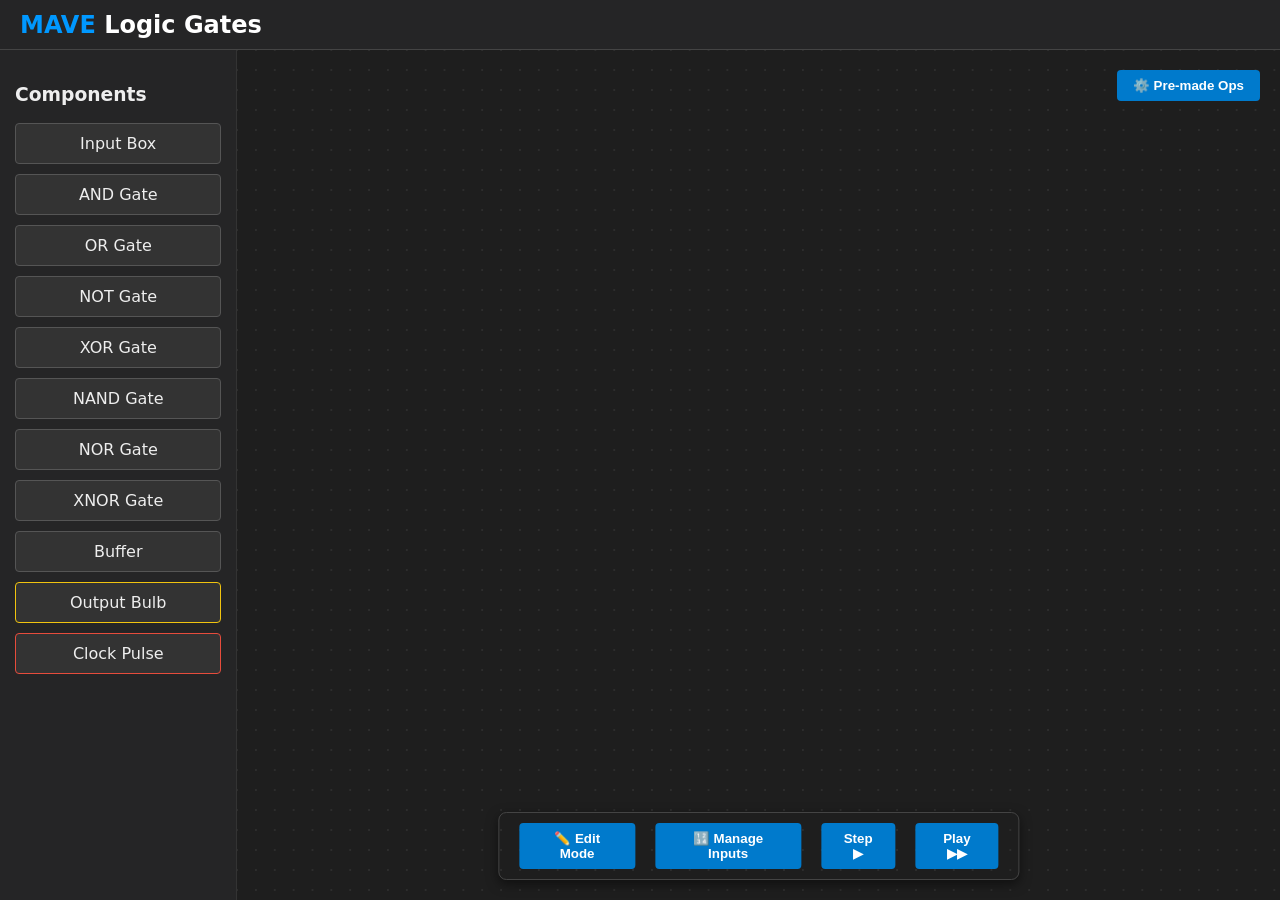
<file: LogicCreator.html>
<!DOCTYPE html>
<html lang="en">

<head>
    <meta charset="UTF-8">
    <title>MAVE - Logic Sandbox</title>
    <style>
        header {
            width: 100%;
            height: 50px;
            background: #252526;
            border-bottom: 1px solid #444;
            display: flex;
            align-items: center;
            justify-content: space-between;
            padding: 0px 20px;
            box-sizing: border-box;
            position: sticky;

            top: 0;
            left: 0;
            z-index: 100;
        }

        header a {
            color: inherit;
            text-decoration: none;
        }

        body {
            margin: 0;
            overflow: hidden;
            font-family: system-ui, sans-serif;
            background: #1e1e1e;
            color: #eee;
            display: flex;
            height: 100vh;
            flex-direction: column;
        }

        #main-container {
            display: flex;
            flex-grow: 1;
            position: relative;
            overflow: hidden;
        }

        /* Left Panel: Tool Palette */
        #palette {
            width: 250px;
            background: #252526;
            border-right: 1px solid #333;
            padding: 15px;
            box-sizing: border-box;
            z-index: 10;
        }

        .palette-item {
            background: #333;
            border: 1px solid #555;
            padding: 10px;
            margin-bottom: 10px;
            text-align: center;
            border-radius: 4px;
            cursor: grab;
            user-select: none;
        }

        .palette-item:active {
            cursor: grabbing;
        }

        /* Center Canvas */
        #workspace {
            flex-grow: 1;
            position: relative;
        }

        canvas {
            display: block;
            width: 100%;
            height: 100%;
            cursor: crosshair;
        }

        /* Bottom Controls */
        #bottom-bar {
            position: absolute;
            bottom: 20px;
            left: 50%;
            transform: translateX(-50%);
            background: transparent;
            padding: 10px 20px;
            border-radius: 8px;
            border: 1px solid #444;
            display: flex;
            gap: 20px;
            box-shadow: 0 4px 12px rgba(0, 0, 0, 0.5);
        }

        button {
            background: #007acc;
            color: white;
            border: none;
            padding: 8px 16px;
            border-radius: 4px;
            cursor: pointer;
            font-weight: bold;
        }

        button:hover {
            background: #0098ff;
        }

        .btn-toggle.active {
            background: #d97706;
        }


        /* Right Sliding Panel */
        #ops-panel {
            position: fixed;
            right: -300px;
            top: 0;
            width: 300px;
            height: 100vh;
            background: #252526;
            border-left: 1px solid #333;
            transition: right 0.3s ease;
            padding: 20px;
            box-sizing: border-box;
            z-index: 20;
        }

        #ops-panel.open {
            right: 0;
        }

        #toggle-ops-btn {
            position: absolute;
            right: 20px;
            top: 20px;
            z-index: 10;
        }
    </style>
</head>

<body>
    <header>
        <h2 style="margin: 0; color: #ffffff; font-weight: bold;"><a class="no-style-link" style="color:#0098ff"
                href="MAVE_Hub.html">MAVE</a> Logic Gates</h2>
    </header>
    <div id="main-container">
        <div id="palette">
            <h3>Components</h3>
            <div class="palette-item" draggable="true" data-type="INPUT">Input Box</div>
            <div class="palette-item" draggable="true" data-type="AND">AND Gate</div>
            <div class="palette-item" draggable="true" data-type="OR">OR Gate</div>
            <div class="palette-item" draggable="true" data-type="NOT">NOT Gate</div>
            <div class="palette-item" draggable="true" data-type="XOR">XOR Gate</div>
            <div class="palette-item" draggable="true" data-type="NAND">NAND Gate</div>
            <div class="palette-item" draggable="true" data-type="NOR">NOR Gate</div>
            <div class="palette-item" draggable="true" data-type="XNOR">XNOR Gate</div>
            <div class="palette-item" draggable="true" data-type="BUFFER">Buffer</div>
            <div class="palette-item" draggable="true" data-type="OUTPUT" style="border-color: #f1c40f;">Output Bulb
            </div>
            <div class="palette-item" draggable="true" data-type="CLOCK" style="border-color: #e74c3c;">Clock Pulse
            </div>
        </div>

        <div id="workspace">
            <button id="toggle-ops-btn">⚙️ Pre-made Ops</button>
            <canvas id="gridCanvas"></canvas>

            <div id="bottom-bar">
                <button id="btn-edit" class="btn-toggle">✏️ Edit Mode</button>
                <button id="btn-inputs">🔢 Manage Inputs</button>
                <button id="btn-step">Step ▶</button>
                <button id="btn-play">Play ▶▶</button>
            </div>
        </div>

        <div id="ops-panel">
            <button id="close-ops-btn"
                style="position: absolute; top: 10px; right: 10px; background: transparent; color: white; border: none; font-size: 16px; cursor: pointer;">✖</button>
            <p style="font-size: 12px; color: #aaa;">Drag a preset into the workspace.</p>
            <h3>Single-Bit Manipulation</h3>
            <div class="palette-item" draggable="true" data-type="HALF_ADDER">
                Half-Adder<br><small>A + B (Sum, Carry)</small>
            </div>
            <div class="palette-item" draggable="true" data-type="FULL_ADDER">Full-Adder <br><small>(A, B, Cin &rarr;
                    Sum,
                    Cout)</small></div>
            <div class="palette-item" draggable="true" data-type="MUX_2TO1">2-to-1 MUX <br><small>(D0, D1, Sel &rarr;
                    Out)</small></div>
            <div class="palette-item" draggable="true" data-type="DECODER_1TO2">1-to-2 Decoder <br><small>(In, Sel
                    &rarr;
                    Out0, Out1)</small></div>
            <h3>8-Bit Components</h3>
            <div class="palette-item" draggable="true" data-type="MACRO_ADD8" style="border-color: #2ecc71;">8-Bit Adder
                <br><small>(A, B, Cin &rarr; Sum, Cout)</small>
            </div>
            <div class="palette-item" draggable="true" data-type="MACRO_MUX8" style="border-color: #9b59b6;">8-Bit MUX
                <br><small>(D0, D1, Sel &rarr; Out)</small>
            </div>
            <h3>Memory / State</h3>
            <div class="palette-item" draggable="true" data-type="D_FLIP_FLOP" style="border-color: #9b59b6;">D-Flip
                Flop
            </div>
        </div>
        <div id="input-panel"
            style="display: none; position: absolute; bottom: 70px; left: 50%; transform: translateX(-50%); background: #252526; border: 1px solid #444; border-radius: 8px; padding: 15px; width: 300px; color: white; box-shadow: 0 4px 12px rgba(0,0,0,0.5);">
            <div
                style="display: flex; justify-content: space-between; align-items: center; border-bottom: 1px solid #444; padding-bottom: 8px; margin-bottom: 10px;">
                <h3 style="margin: 0;">Input Values (8-bit)</h3>
                <button id="btn-toggle-base" style="font-size: 11px; padding: 4px 8px; background: #555;">Base:
                    10</button>
            </div>
            <ul id="input-list" style="list-style: none; padding: 0; margin: 0; max-height: 200px; overflow-y: auto;">
                <li style="color: #aaa; font-size: 12px;">Drop an input box to see it here.</li>
            </ul>
        </div>
    </div>
    <script>
        const canvas = document.getElementById('gridCanvas');
        const ctx = canvas.getContext('2d');

        let width, height;
        let nodes = [];
        let wires = []; // Stores {from: node, to: node}
        let isEditMode = false;
        let draggingNode = null;
        let selectedNodeForWire = null; // Tracks the first node clicked in Edit Mode
        let offsetX, offsetY;

        let cameraX = 0, cameraY = 0, cameraZoom = 1;
        let isPanning = false;
        let panStartX, panStartY;

        function resize() {
            width = canvas.parentElement.clientWidth;
            height = canvas.parentElement.clientHeight;
            canvas.width = width;
            canvas.height = height;

        }
        window.addEventListener('resize', resize);

        function getWorldPos(e) {
            const rect = canvas.getBoundingClientRect();
            const mx = (e.clientX - rect.left) * (canvas.width / rect.width);
            const my = (e.clientY - rect.top) * (canvas.height / rect.height);
            return {
                x: (mx - cameraX) / cameraZoom,
                y: (my - cameraY) / cameraZoom
            };
        }

        class LogicNode {
            constructor(x, y, type, label = "") {
                this.id = 'node_' + Math.random().toString(36).substr(2, 9);
                this.x = x;
                this.y = y;
                this.type = type;
                this.width = 60;
                this.height = 40;
                this.value = 0; // Stored natively as a decimal integer (0-255)
                this.label = label;

                this.storedValue = 0;
                this.lastClk = 0;

                if (this.type === 'INPUT') {
                    this.width = 40;
                }
            }
            getPath() {
                const p = new Path2D();
                const isAND = this.type === 'AND' || this.type === 'NAND';
                const isOR = this.type === 'OR' || this.type === 'NOR';
                const isXOR = this.type === 'XOR' || this.type === 'XNOR';

                if (isAND) {
                    p.moveTo(0, 0); p.lineTo(this.width / 2, 0); p.arc(this.width / 2, this.height / 2, this.height / 2, -Math.PI / 2, Math.PI / 2); p.lineTo(0, this.height); p.closePath();
                } else if (isOR) {
                    p.moveTo(0, 0); p.quadraticCurveTo(this.width * 0.8, 0, this.width, this.height / 2); p.quadraticCurveTo(this.width * 0.8, this.height, 0, this.height); p.quadraticCurveTo(this.width * 0.3, this.height / 2, 0, 0);
                } else if (isXOR) {
                    p.moveTo(10, 0); p.quadraticCurveTo(this.width * 0.8, 0, this.width, this.height / 2); p.quadraticCurveTo(this.width * 0.8, this.height, 10, this.height); p.quadraticCurveTo(this.width * 0.3 + 10, this.height / 2, 10, 0);
                    p.moveTo(0, 0); p.quadraticCurveTo(this.width * 0.3, this.height / 2, 0, this.height);
                } else if (this.type === 'NOT' || this.type === 'BUFFER') {
                    p.moveTo(0, 0); p.lineTo(this.width, this.height / 2); p.lineTo(0, this.height); p.closePath();
                } else if (this.type === 'OUTPUT') {
                    p.arc(this.width / 2, this.height / 2, 20, 0, Math.PI * 2);
                } else {
                    p.rect(0, 0, this.width, this.height); // Standard Rects
                }

                if (['NAND', 'NOR', 'XNOR', 'NOT'].includes(this.type)) {
                    p.moveTo(this.width + 10, this.height / 2);
                    p.arc(this.width + 5, this.height / 2, 5, 0, Math.PI * 2);
                }
                return p;
            }
            draw(ctx) {
                ctx.save();
                ctx.translate(this.x, this.y);

                if (selectedNodeForWire === this) {
                    ctx.shadowColor = '#0098ff';
                    ctx.shadowBlur = 15;
                }

                ctx.fillStyle = this.type === 'OUTPUT' && this.value > 0 ? '#f1c40f' : '#333';
                ctx.strokeStyle = '#888';
                ctx.lineWidth = 2;

                const path = this.getPath();
                ctx.fill(path);
                ctx.stroke(path);

                // Internal details
                if (this.type === 'D_FLIP_FLOP') {
                    ctx.beginPath();
                    ctx.moveTo(0, this.height - 15); ctx.lineTo(10, this.height - 10); ctx.lineTo(0, this.height - 5);
                    ctx.stroke();
                } else if (['ADD8', 'CARRY8', 'MUX8'].includes(this.type)) {
                    ctx.fillStyle = '#888';
                    if (this.type.includes('ADD')) {
                        ctx.fillText("A", -5, this.height * 0.25); ctx.fillText("B", -5, this.height * 0.5); ctx.fillText("C", -5, this.height * 0.75);
                    } else if (this.type === 'MUX8') {
                        ctx.fillText("0", -5, this.height * 0.25); ctx.fillText("1", -5, this.height * 0.5); ctx.fillText("S", -5, this.height * 0.75);
                    }
                }

                ctx.fillStyle = '#fff';
                ctx.textAlign = 'center';
                ctx.textBaseline = 'middle';
                if (this.type === 'INPUT' || this.type === 'OUTPUT') {
                    ctx.font = 'bold 14px sans-serif';
                    ctx.fillText(this.label, this.width / 2, this.height / 2);
                } else {
                    ctx.font = '10px monospace';
                    ctx.fillText(this.type, this.width / 2, this.height / 2);
                }
                ctx.restore();

                // Hovering Value
                ctx.fillStyle = '#0098ff';
                ctx.font = 'bold 12px monospace';
                ctx.textAlign = 'center';
                let displayValue = currentBase === 10 ? this.value.toString(10) : this.value.toString(2).padStart(8, '0');
                ctx.fillText(displayValue, this.x + this.width / 2, this.y - 10);
            }

            isPointInside(ctx, screenX, screenY) {
                ctx.save();
                ctx.setTransform(1, 0, 0, 1, 0, 0); // Safely reset transforms
                ctx.translate(cameraX, cameraY);
                ctx.scale(cameraZoom, cameraZoom);
                ctx.translate(this.x, this.y);
                const hit = ctx.isPointInPath(this.getPath(), screenX, screenY);
                ctx.restore();
                return hit;
            }
        }

        let packets = []; // Stores the animated data points traveling on wires

        // Bezier Curve Math for the animated packets
        function getBezierXY(t, sx, sy, cp1x, cp1y, cp2x, cp2y, ex, ey) {
            return {
                x: Math.pow(1 - t, 3) * sx + 3 * t * Math.pow(1 - t, 2) * cp1x + 3 * t * t * (1 - t) * cp2x + t * t * t * ex,
                y: Math.pow(1 - t, 3) * sy + 3 * t * Math.pow(1 - t, 2) * cp1y + 3 * t * t * (1 - t) * cp2y + t * t * t * ey
            };
        }

        function drawWiresAndPackets() {
            ctx.lineWidth = 2;
            wires.forEach(wire => {
                // Draw the wire itself
                ctx.strokeStyle = '#444'; // default dark wire
                if (wire.from.value > 0) ctx.strokeStyle = '#007acc'; // Glows if powered

                ctx.beginPath();
                const startX = wire.from.x + wire.from.width;
                const startY = wire.from.y + wire.from.height / 2;
                const endX = wire.to.x;
                const endY = wire.to.y + wire.to.height / 2;

                // Control points for the horizontal S-curve
                const cp1x = startX + 40, cp1y = startY;
                const cp2x = endX - 40, cp2y = endY;

                ctx.moveTo(startX, startY);
                ctx.bezierCurveTo(cp1x, cp1y, cp2x, cp2y, endX, endY);
                ctx.stroke();

                // Draw packets traveling on this specific wire
                packets.filter(p => p.wire === wire).forEach(p => {
                    const pos = getBezierXY(p.progress, startX, startY, cp1x, cp1y, cp2x, cp2y, endX, endY);

                    ctx.beginPath();
                    ctx.arc(pos.x, pos.y, 6, 0, Math.PI * 2);
                    ctx.fillStyle = p.value > 0 ? '#00ff00' : '#ff0000'; // Green for data, Red for 0
                    ctx.fill();
                    ctx.strokeStyle = '#fff';
                    ctx.stroke();

                    // Draw the value flying with it!
                    ctx.fillStyle = '#fff';
                    ctx.font = '10px monospace';
                    ctx.fillText(currentBase === 10 ? p.value : p.value.toString(2), pos.x, pos.y - 12);
                });
            });
        }

        // The Main Render Loop
        function updateCanvas() {
            requestAnimationFrame(updateCanvas);

            ctx.fillStyle = '#1e1e1e';
            ctx.fillRect(0, 0, width, height);

            ctx.save();
            ctx.translate(cameraX, cameraY);
            ctx.scale(cameraZoom, cameraZoom);

            ctx.fillStyle = '#333';
            const startX = -cameraX / cameraZoom;
            const startY = -cameraY / cameraZoom;
            const endX = startX + width / cameraZoom;
            const endY = startY + height / cameraZoom;

            for (let x = Math.floor(startX / 20) * 20; x < endX; x += 20) {
                for (let y = Math.floor(startY / 20) * 20; y < endY; y += 20) {
                    ctx.beginPath(); ctx.arc(x, y, 1, 0, Math.PI * 2); ctx.fill();
                }
            }

            drawWiresAndPackets();
            nodes.forEach(node => node.draw(ctx));

            ctx.restore();

            if (isEditMode) {
                ctx.fillStyle = 'rgba(0, 152, 255, 1)';
                ctx.font = 'bold 18px monospace';
                ctx.textAlign = 'center';
                ctx.fillText("Select nodes to connect wires", width / 2, 40);
            }



            // Process animations
            let animationFinished = false;
            for (let i = packets.length - 1; i >= 0; i--) {
                packets[i].progress += 0.03; // Speed of the data (higher = faster)
                if (packets[i].progress >= 1.0) {
                    packets.splice(i, 1); // Remove packet when it hits the gate
                    animationFinished = true;
                }
            }

            // If packets just finished arriving, trigger the logic calculation!
            if (animationFinished && packets.length === 0) {
                calculateNodeLogic();
            }
        }

        updateCanvas();

        // --- Drag, Drop & Edit Logic ---
        document.querySelectorAll('.palette-item').forEach(item => {
            item.addEventListener('dragstart', (e) => e.dataTransfer.setData('type', e.target.getAttribute('data-type')));
        });

        canvas.addEventListener('dragover', (e) => e.preventDefault());

        let inputLabelCounter = 65; // 65 is the ASCII code for 'A'

        canvas.addEventListener('drop', (e) => {
            e.preventDefault();
            const type = e.dataTransfer.getData('type');
            const pos = getWorldPos(e);
            const x = Math.round(pos.x / 20) * 20;
            const y = Math.round(pos.y / 20) * 20;

            // --- PRE-MADE MACROS ---
            if (type === 'HALF_ADDER') {
                const inputA = new LogicNode(x, y, 'INPUT', 'A');
                const inputB = new LogicNode(x, y + 80, 'INPUT', 'B');
                const xorGate = new LogicNode(x + 120, y, 'XOR');
                const andGate = new LogicNode(x + 120, y + 80, 'AND');

                nodes.push(inputA, inputB, xorGate, andGate);
                wires.push({ from: inputA, to: xorGate });
                wires.push({ from: inputB, to: xorGate });
                wires.push({ from: inputA, to: andGate });
                wires.push({ from: inputB, to: andGate });

                updateInputPanel();
                return; // <-- Stops the code from falling through to the bottom!

            } else if (type === 'FULL_ADDER') {
                const iA = new LogicNode(x, y, 'INPUT', 'A');
                const iB = new LogicNode(x, y + 60, 'INPUT', 'B');
                const iC = new LogicNode(x, y + 120, 'INPUT', 'Cin');

                const xor1 = new LogicNode(x + 100, y + 30, 'XOR');
                const and1 = new LogicNode(x + 100, y + 90, 'AND');
                const xor2 = new LogicNode(x + 200, y + 50, 'XOR');
                const and2 = new LogicNode(x + 200, y + 120, 'AND');
                const or1 = new LogicNode(x + 300, y + 100, 'OR');

                const oSum = new LogicNode(x + 300, y + 50, 'OUTPUT', 'SUM');
                const oCout = new LogicNode(x + 400, y + 100, 'OUTPUT', 'COUT');

                nodes.push(iA, iB, iC, xor1, and1, xor2, and2, or1, oSum, oCout);
                wires.push(
                    { from: iA, to: xor1 }, { from: iB, to: xor1 }, { from: iA, to: and1 }, { from: iB, to: and1 },
                    { from: xor1, to: xor2 }, { from: iC, to: xor2 }, { from: xor1, to: and2 }, { from: iC, to: and2 },
                    { from: and1, to: or1 }, { from: and2, to: or1 },
                    { from: xor2, to: oSum }, { from: or1, to: oCout }
                );

                updateInputPanel();
                return;

            } else if (type === 'MUX_2TO1') {
                const iD0 = new LogicNode(x, y, 'INPUT', 'D0');
                const iD1 = new LogicNode(x, y + 80, 'INPUT', 'D1');
                const iSel = new LogicNode(x, y + 160, 'INPUT', 'SEL');

                const notSel = new LogicNode(x + 100, y + 160, 'NOT');
                const and0 = new LogicNode(x + 200, y + 20, 'AND');
                const and1 = new LogicNode(x + 200, y + 100, 'AND');
                const orOut = new LogicNode(x + 300, y + 60, 'OR');
                const oOut = new LogicNode(x + 400, y + 60, 'OUTPUT', 'OUT');

                nodes.push(iD0, iD1, iSel, notSel, and0, and1, orOut, oOut);
                wires.push(
                    { from: iSel, to: notSel }, { from: notSel, to: and0 }, { from: iSel, to: and1 },
                    { from: iD0, to: and0 }, { from: iD1, to: and1 },
                    { from: and0, to: orOut }, { from: and1, to: orOut }, { from: orOut, to: oOut }
                );

                updateInputPanel();
                return;

            } else if (type === 'DECODER_1TO2') {
                const iIn = new LogicNode(x, y, 'INPUT', 'IN');
                const iSel = new LogicNode(x, y + 80, 'INPUT', 'SEL');

                const notSel = new LogicNode(x + 100, y + 80, 'NOT');
                const and0 = new LogicNode(x + 200, y, 'AND');
                const and1 = new LogicNode(x + 200, y + 100, 'AND');
                const out0 = new LogicNode(x + 300, y, 'OUTPUT', 'O0');
                const out1 = new LogicNode(x + 300, y + 100, 'OUTPUT', 'O1');

                nodes.push(iIn, iSel, notSel, and0, and1, out0, out1);
                wires.push(
                    { from: iSel, to: notSel }, { from: notSel, to: and0 }, { from: iSel, to: and1 },
                    { from: iIn, to: and0 }, { from: iIn, to: and1 },
                    { from: and0, to: out0 }, { from: and1, to: out1 }
                );

                updateInputPanel();
                return;

            } else if (type === 'MACRO_ADD8') {
                const iA = new LogicNode(x, y, 'INPUT', 'A');
                const iB = new LogicNode(x, y + 60, 'INPUT', 'B');
                const iC = new LogicNode(x, y + 120, 'INPUT', 'Cin');

                const add8 = new LogicNode(x + 150, y + 20, 'ADD8');
                const carry8 = new LogicNode(x + 150, y + 100, 'CARRY8');

                const oSum = new LogicNode(x + 300, y + 20, 'OUTPUT', 'SUM');
                const oCout = new LogicNode(x + 300, y + 100, 'OUTPUT', 'COUT');

                nodes.push(iA, iB, iC, add8, carry8, oSum, oCout);
                wires.push(
                    { from: iA, to: add8 }, { from: iB, to: add8 }, { from: iC, to: add8 },
                    { from: iA, to: carry8 }, { from: iB, to: carry8 }, { from: iC, to: carry8 },
                    { from: add8, to: oSum }, { from: carry8, to: oCout }
                );

                updateInputPanel();
                return;

            } else if (type === 'MACRO_MUX8') {
                const iD0 = new LogicNode(x, y, 'INPUT', 'D0');
                const iD1 = new LogicNode(x, y + 60, 'INPUT', 'D1');
                const iSel = new LogicNode(x, y + 120, 'INPUT', 'SEL');

                const mux8 = new LogicNode(x + 150, y + 60, 'MUX8');
                const oOut = new LogicNode(x + 300, y + 60, 'OUTPUT', 'OUT');

                nodes.push(iD0, iD1, iSel, mux8, oOut);
                wires.push(
                    { from: iD0, to: mux8 }, { from: iD1, to: mux8 }, { from: iSel, to: mux8 },
                    { from: mux8, to: oOut }
                );

                updateInputPanel();
                return;
            }

            let label = "";
            if (type === 'INPUT') {
                label = String.fromCharCode(inputLabelCounter);
                inputLabelCounter++;
                if (inputLabelCounter > 90) inputLabelCounter = 65;
            } else if (type === 'OUTPUT') {
                label = "OUT";
            }

            nodes.push(new LogicNode(x, y, type, label));
            updateInputPanel();
        });
        canvas.addEventListener('contextmenu', (e) => {
            e.preventDefault();
            const r = canvas.getBoundingClientRect();
            const mx = (e.clientX - r.left) * (canvas.width / r.width);
            const my = (e.clientY - r.top) * (canvas.height / r.height);

            for (let i = nodes.length - 1; i >= 0; i--) {
                if (nodes[i].isPointInside(ctx, mx, my)) {
                    const deletedNode = nodes[i];
                    nodes.splice(i, 1);
                    wires = wires.filter(w => w.from !== deletedNode && w.to !== deletedNode);
                    if (deletedNode.type === 'INPUT') updateInputPanel();
                    break;
                }
            }
        });
        canvas.addEventListener('mousedown', e => {
            if (e.button !== 0) return;
            const r = canvas.getBoundingClientRect();
            const mx = (e.clientX - r.left) * (canvas.width / r.width);
            const my = (e.clientY - r.top) * (canvas.height / r.height);
            
            const pos = getWorldPos(e);
            let clicked = nodes.slice().reverse().find(n => n.isPointInside(ctx, mx, my));
            // Pan if clicking empty space
            if (!clicked && !isEditMode) {
                isPanning = true;
                panStartX = e.clientX - cameraX;
                panStartY = e.clientY - cameraY;
                canvas.style.cursor = 'grabbing';
                return;
            }

            if (isEditMode) {
                if (clicked) {
                    if (!selectedNodeForWire) {
                        selectedNodeForWire = clicked;
                    } else {
                        if (selectedNodeForWire !== clicked) {
                            const idx = wires.findIndex(w => (w.from === selectedNodeForWire && w.to === clicked) || (w.from === clicked && w.to === selectedNodeForWire));
                            if (idx >= 0) wires.splice(idx, 1);
                            else wires.push({ from: selectedNodeForWire, to: clicked });
                        }
                        selectedNodeForWire = null;
                    }
                } else {
                    selectedNodeForWire = null;
                }
            } else {
                if (clicked) {
                    draggingNode = clicked;
                    offsetX = pos.x - clicked.x;
                    offsetY = pos.y - clicked.y;
                }
            }
        });

        canvas.addEventListener('mousemove', e => {
            if (isPanning) {
                cameraX = e.clientX - panStartX;
                cameraY = e.clientY - panStartY;
                return;
            }

            if (draggingNode && !isEditMode) {
                const pos = getWorldPos(e);
                let newX = Math.round((pos.x - offsetX) / 20) * 20;
                let newY = Math.round((pos.y - offsetY) / 20) * 20;

                draggingNode.x = newX;
                draggingNode.y = newY;
            }
        });

        window.addEventListener('mouseup', () => {
            draggingNode = null;
            isPanning = false;
            canvas.style.cursor = 'crosshair';
        });
        canvas.addEventListener('wheel', e => {
            e.preventDefault();
            const rect = canvas.getBoundingClientRect();
            const mouseX = (e.clientX - rect.left) * (canvas.width / rect.width);
            const mouseY = (e.clientY - rect.top) * (canvas.height / rect.height);

            const worldX = (mouseX - cameraX) / cameraZoom;
            const worldY = (mouseY - cameraY) / cameraZoom;

            const zoomFactor = e.deltaY > 0 ? 0.9 : 1.1;
            cameraZoom *= zoomFactor;
            cameraZoom = Math.max(0.2, Math.min(cameraZoom, 5));

            cameraX = mouseX - worldX * cameraZoom;
            cameraY = mouseY - worldY * cameraZoom;
        }, { passive: false });

        // --- Logic Simulator Engine ---
        let playInterval = null;

        // Triggered when the Step button is clicked
        function stepSimulation() {
            if (packets.length > 0) return; // Prevent spamming step while animating

            // Create visual packets for every wire based on current node values
            wires.forEach(w => {
                packets.push({ wire: w, value: w.from.value, progress: 0 });
            });

            // Toggle Clocks
            nodes.forEach(node => {
                if (node.type === 'CLOCK') {
                    node.value = node.value === 0 ? 255 : 0;
                }
            });

            // If there are no wires, just calculate standalone logic instantly
            if (wires.length === 0) calculateNodeLogic();
        }

        // Triggered automatically when packets arrive at their destinations
        function calculateNodeLogic() {
            nodes.forEach(n => {
                // Ignore inputs and clocks, they manage their own state
                if (['INPUT', 'CLOCK'].includes(n.type)) {
                    n.nextValue = n.value;
                    return;
                }

                const incomingWires = wires.filter(w => w.to === n);
                const inVals = incomingWires.map(w => w.from.value);

                // If nothing is connected, output 0
                if (inVals.length === 0) {
                    n.nextValue = 0;
                    return;
                }

                if (n.type === 'NOT') {
                    n.nextValue = (~inVals[0]) & 255;
                } else if (n.type === 'BUFFER') {
                    n.nextValue = inVals[0];
                } else if (n.type === 'OUTPUT') {
                    n.nextValue = inVals[0];
                } else if (n.type === 'D_FLIP_FLOP') {
                    if (incomingWires.length >= 2) {
                        const sorted = incomingWires.sort((a, b) => a.from.y - b.from.y);
                        const dVal = sorted[0].from.value;
                        const clkVal = sorted[sorted.length - 1].from.value;
                        // Rising edge detection
                        if (clkVal > 0 && n.lastClk === 0) n.storedValue = dVal;
                        n.lastClk = clkVal;
                    }
                    n.nextValue = n.storedValue;

                } else if (n.type === 'ADD8' || n.type === 'CARRY8') {
                    // Sort wires by vertical position: Top=A, Mid=B, Bottom=Cin
                    const sorted = incomingWires.sort((a, b) => a.from.y - b.from.y);

                    // Safely extract values (defaults to 0 if a wire is missing)
                    let a = sorted.length > 0 ? sorted[0].from.value : 0;
                    let b = sorted.length > 1 ? sorted[1].from.value : 0;
                    let cin = sorted.length > 2 ? sorted[2].from.value : 0;

                    let mathSum = a + b + cin;

                    if (n.type === 'ADD8') {
                        n.nextValue = mathSum & 255; // Wrap at 255
                    } else {
                        n.nextValue = mathSum > 255 ? 1 : 0; // Carry out
                    }

                } else if (n.type === 'MUX8') {
                    // Sort wires by vertical position: Top=D0, Mid=D1, Bottom=SEL
                    const sorted = incomingWires.sort((a, b) => a.from.y - b.from.y);
                    let d0 = sorted.length > 0 ? sorted[0].from.value : 0;
                    let d1 = sorted.length > 1 ? sorted[1].from.value : 0;
                    let sel = sorted.length > 2 ? sorted[2].from.value : 0;

                    n.nextValue = sel > 0 ? d1 : d0;

                } else {
                    let res = inVals[0];
                    for (let i = 1; i < inVals.length; i++) {
                        if (n.type === 'AND' || n.type === 'NAND') {
                            res &= inVals[i];
                        } else if (n.type === 'XOR' || n.type === 'XNOR') {
                            res ^= inVals[i];
                        } else if (n.type === 'OR' || n.type === 'NOR') {
                            res |= inVals[i];
                        }
                    }

                    if (['NAND', 'NOR', 'XNOR'].includes(n.type)) {
                        res = ~res;
                    }

                    n.nextValue = res & 255; // Clamp to 8-bit unsigned
                }
            });

            // appl all calculated states simultaneously
            nodes.forEach(n => {
                if (!['INPUT', 'CLOCK'].includes(n.type)) n.value = n.nextValue;
            });
        }

        // Wire up the Step and Play buttons
        document.getElementById('btn-step')?.addEventListener('click', () => {
            stepSimulation();
        });

        document.getElementById('btn-play')?.addEventListener('click', (e) => {
            if (playInterval) {
                // Stop playing
                clearInterval(playInterval);
                playInterval = null;
                e.target.textContent = 'Play ▶▶';
                e.target.style.background = '#007acc';
            } else {
                // Start playing (4 ticks per second)
                playInterval = setInterval(stepSimulation, 250);
                e.target.textContent = 'Stop ❚❚';
                e.target.style.background = '#c33';
            }
        });



        // --- UI Controls ---
        document.getElementById('btn-edit').addEventListener('click', (e) => {
            isEditMode = !isEditMode;
            e.target.classList.toggle('active');
            selectedNodeForWire = null;

        });

        document.getElementById('toggle-ops-btn').addEventListener('click', () => {
            document.getElementById('ops-panel').classList.toggle('open');
        });

        // --- Input Panel & Base Conversion Logic ---
        let currentBase = 10; // Defaults to Decimal

        document.getElementById('btn-inputs').addEventListener('click', () => {
            const panel = document.getElementById('input-panel');
            panel.style.display = panel.style.display === 'none' ? 'block' : 'none';
        });

        document.getElementById('btn-toggle-base').addEventListener('click', (e) => {
            currentBase = currentBase === 10 ? 2 : 10;
            e.target.textContent = `Base: ${currentBase}`;
            updateInputPanel(); // Re-render inputs in the new base
        });
        document.getElementById('close-ops-btn')?.addEventListener('click', () => {
            document.getElementById('ops-panel').classList.remove('open');
        });


        function updateInputPanel() {
            const list = document.getElementById('input-list');
            if (!list) return;

            list.innerHTML = '';
            const inputNodes = nodes.filter(n => n.type === 'INPUT');

            if (inputNodes.length === 0) {
                list.innerHTML = '<li style="color: #aaa; font-size: 12px;">Drop an input box to see it here.</li>';
                return;
            }

            inputNodes.forEach(node => {
                const li = document.createElement('li');
                li.style.cssText = 'display: flex; justify-content: space-between; align-items: center; margin-bottom: 8px; background: #333; padding: 5px 10px; border-radius: 4px; gap: 10px;';

                // 1. Editable Label Box
                const labelInput = document.createElement('input');
                labelInput.type = 'text';
                labelInput.value = node.label;
                labelInput.maxLength = 2;
                labelInput.style.cssText = 'width: 35px; padding: 4px; background: #1e1e1e; color: #0098ff; font-weight: bold; border: 1px solid #555; border-radius: 3px; text-align: center; text-transform: uppercase;';

                // Update canvas instantly when label changes
                labelInput.addEventListener('input', (e) => {
                    node.label = e.target.value.substring(0, 2).toUpperCase();

                });

                // 2. Editable Value Box
                let displayValue = currentBase === 10 ? node.value.toString(10) : node.value.toString(2).padStart(8, '0');
                const valInput = document.createElement('input');
                valInput.type = 'text';
                valInput.value = displayValue;
                valInput.style.cssText = 'width: 80px; padding: 4px; background: #1e1e1e; color: white; border: 1px solid #555; border-radius: 3px; text-align: right; font-family: monospace;';

                // Handle math/base conversion safely without global inline functions
                valInput.addEventListener('change', (e) => {
                    let rawString = e.target.value;
                    let parsedVal = 0;

                    if (currentBase === 10) {
                        parsedVal = parseInt(rawString, 10);
                    } else {
                        parsedVal = parseInt(rawString.replace(/\s/g, ''), 2);
                    }

                    // Validate and clamp to 8-bit unsigned integer (0 - 255)
                    if (isNaN(parsedVal) || parsedVal < 0) {
                        parsedVal = 0;
                    } else if (parsedVal > 255) {
                        parsedVal = 255;
                    }

                    node.value = parsedVal;
                    updateInputPanel(); // Refresh UI to show correctly formatted/clamped value

                });

                li.appendChild(labelInput);
                li.appendChild(valInput);
                list.appendChild(li);
            });
        }

        // Init
        resize();
    </script>
</body>

</html>
</file>
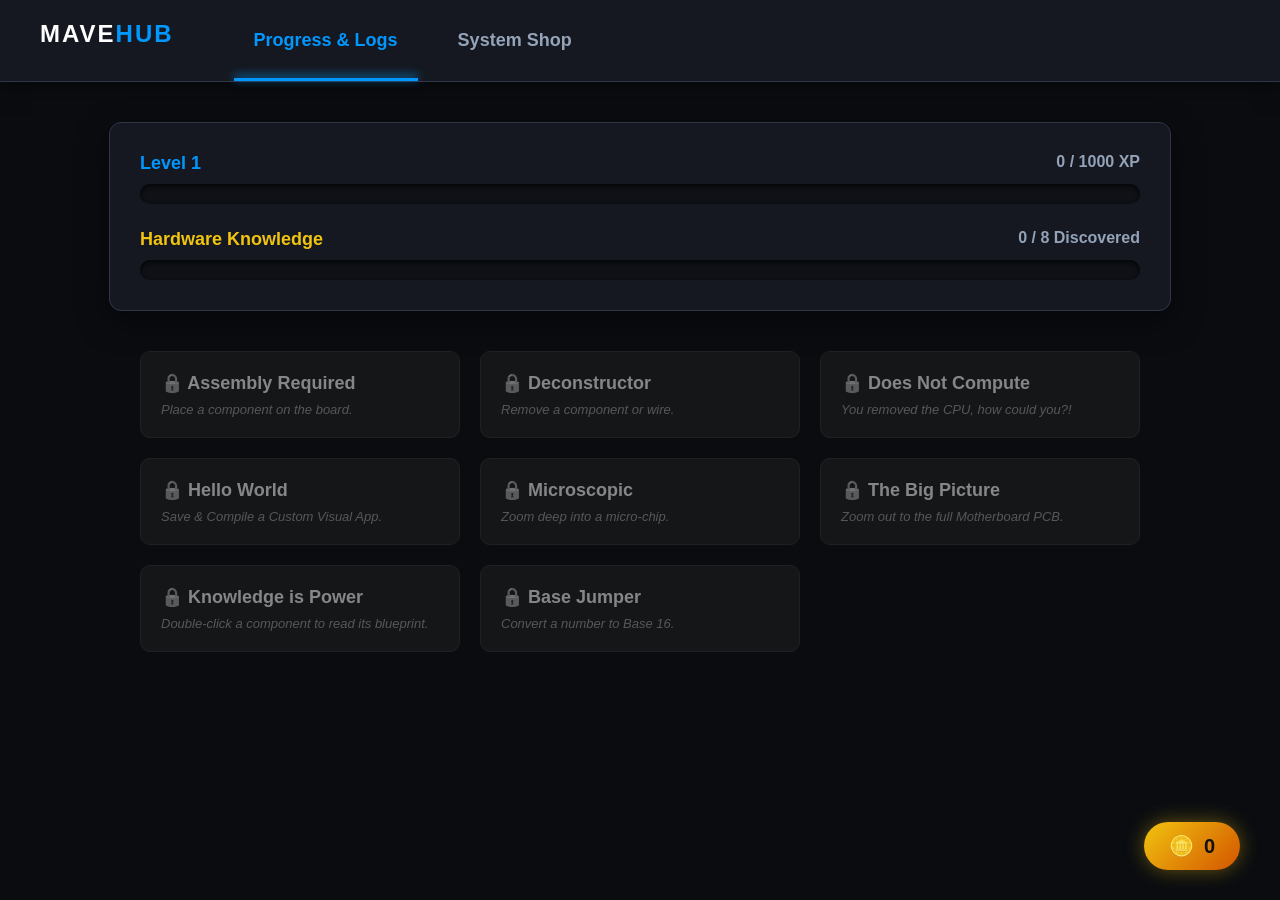
<file: userAchievements.html>
<!DOCTYPE html>
<html lang="en">

<head>
    <meta charset="UTF-8">
    <meta name="viewport" content="width=device-width, initial-scale=1.0">
    <title>MAVE - User Profile & Shop</title>
    <style>
        :root {
            --bg-main: #0a0c10;
            --bg-panel: #151820;
            --bg-card: #1c212b;
            --accent-blue: #0098ff;
            --accent-yellow: #f1c40f;
            --accent-green: #2ecc71;
            --text-main: #e2e8f0;
            --text-muted: #94a3b8;
            --border-color: #2e3646;
        }

        body {
            margin: 0;
            font-family: 'Segoe UI', Tahoma, Geneva, Verdana, sans-serif;
            background: var(--bg-main);
            color: var(--text-main);
            height: 100vh;
            display: flex;
            flex-direction: column;
            overflow: hidden;
        }

        /* --- GLOBAL UI --- */
        .top-nav {
            display: flex;
            gap: 20px;
            padding: 20px 40px;
            background: var(--bg-panel);
            border-bottom: 1px solid var(--border-color);
            box-shadow: 0 4px 20px rgba(0, 0, 0, 0.5);
            z-index: 100;
        }

        .nav-btn {
            background: transparent;
            border: none;
            color: var(--text-muted);
            font-size: 18px;
            font-weight: bold;
            cursor: pointer;
            padding: 10px 20px;
            border-radius: 8px;
            transition: 0.3s;
            position: relative;
        }

        .nav-btn:hover {
            color: #fff;
            background: rgba(255, 255, 255, 0.05);
        }

        .nav-btn.active {
            color: var(--accent-blue);
        }

        .nav-btn.active::after {
            content: '';
            position: absolute;
            bottom: -20px;
            left: 0;
            width: 100%;
            height: 3px;
            background: var(--accent-blue);
            box-shadow: 0 -2px 10px var(--accent-blue);
        }

        .coin-display {
            position: fixed;
            bottom: 30px;
            right: 40px;
            background: linear-gradient(135deg, #f1c40f, #d35400);
            color: #111;
            padding: 12px 25px;
            border-radius: 30px;
            font-weight: 900;
            font-size: 20px;
            box-shadow: 0 0 20px rgba(241, 196, 15, 0.4);
            z-index: 1000;
            display: flex;
            align-items: center;
            gap: 10px;
        }

        .tab-content {
            flex-grow: 1;
            display: none;
            overflow-y: auto;
            position: relative;
            padding: 40px;
            box-sizing: border-box;
        }

        .tab-content.active {
            display: block;
        }

        /* --- PROGRESS TAB --- */
        .bars-container {
            max-width: 1000px;
            margin: 0 auto 40px auto;
            background: var(--bg-panel);
            padding: 30px;
            border-radius: 12px;
            border: 1px solid var(--border-color);
            box-shadow: 0 10px 30px rgba(0, 0, 0, 0.5);
        }

        .bar-wrapper {
            margin-bottom: 25px;
        }

        .bar-header {
            display: flex;
            justify-content: space-between;
            margin-bottom: 10px;
            font-weight: bold;
        }

        .track {
            width: 100%;
            height: 20px;
            background: #0f1116;
            border-radius: 10px;
            position: relative;
            overflow: visible;
            box-shadow: inset 0 2px 5px rgba(0, 0, 0, 0.8);
        }

        .fill-xp {
            height: 100%;
            background: linear-gradient(90deg, #0052cc, var(--accent-blue));
            border-radius: 10px;
            transition: width 1s cubic-bezier(0.4, 0, 0.2, 1);
            box-shadow: 0 0 15px var(--accent-blue);
            position: relative;
            z-index: 2;
        }

        .fill-ach {
            height: 100%;
            background: linear-gradient(90deg, #e67e22, var(--accent-yellow));
            border-radius: 10px;
            transition: width 1s cubic-bezier(0.4, 0, 0.2, 1);
            box-shadow: 0 0 15px var(--accent-yellow);
            position: relative;
            z-index: 2;
        }

        /* Firefly Particles */
        .firefly-container {
            position: absolute;
            top: -15px;
            left: 0;
            width: 100%;
            height: 50px;
            pointer-events: none;
        }

        .firefly {
            position: absolute;
            width: 4px;
            height: 4px;
            background: var(--accent-yellow);
            border-radius: 50%;
            box-shadow: 0 0 8px 2px var(--accent-yellow);
            opacity: 0;
            animation: floatFly 4s infinite ease-in-out;
        }

        @keyframes floatFly {
            0% {
                transform: translateY(0) scale(0.5);
                opacity: 0;
            }

            50% {
                transform: translateY(-15px) scale(1.2);
                opacity: 0.8;
            }

            100% {
                transform: translateY(-30px) scale(0.5);
                opacity: 0;
            }
        }

        /* Achievement Grid (Inherited & Upgraded from original) */
        .ach-grid {
            max-width: 1000px;
            margin: 0 auto;
            display: grid;
            grid-template-columns: repeat(auto-fill, minmax(300px, 1fr));
            gap: 20px;
        }

        .ach-card {
            background: var(--bg-card);
            border: 1px solid var(--border-color);
            border-radius: 10px;
            padding: 20px;
            position: relative;
            display: flex;
            flex-direction: column;
            gap: 8px;
            transition: 0.3s;
            cursor: default;
        }

        .ach-card.locked {
            opacity: 0.5;
            filter: grayscale(100%);
        }

        .ach-card.unlocked {
            border-color: var(--accent-green);
            box-shadow: 0 0 15px rgba(46, 204, 113, 0.1);
            background: linear-gradient(145deg, var(--bg-card), #152219);
        }

        .ach-title {
            font-size: 18px;
            font-weight: 900;
            margin: 0;
            color: #fff;
        }

        .ach-tip {
            font-size: 13px;
            color: var(--text-muted);
            font-style: italic;
            margin: 0;
        }

        .ach-desc {
            font-size: 14px;
            color: var(--accent-green);
            margin: 0;
            display: none;
            position: absolute;
            top: 100%;
            left: -1px;
            width: calc(100% + 2px);
            background: linear-gradient(145deg, #152219, var(--bg-card));
            border: 1px solid var(--accent-green);
            border-top: none;
            border-radius: 0 0 10px 10px;
            padding: 15px;
            box-sizing: border-box;
            box-shadow: 0 15px 25px rgba(0, 0, 0, 0.9);
            z-index: 20;
        }

        .ach-card.unlocked:hover {
            transform: translateY(-5px);
            border-radius: 10px 10px 0 0;
            z-index: 20;
        }

        .ach-card.unlocked:hover .ach-desc {
            display: block;
        }

        /* --- SHOP TAB --- */
        #shop-tab {
            background: radial-gradient(circle at 50% 30%, #1a1525 0%, var(--bg-main) 70%);
        }

        .shop-layout {
            display: flex;
            max-width: 1200px;
            margin: 0 auto;
            height: 100%;
            gap: 20px;
            overflow: hidden;
        }

        .shop-left {
            flex: 1;
            display: flex;
            flex-direction: column;
            transition: 0.4s cubic-bezier(0.2, 0.8, 0.2, 1);
        }

        .shop-right {
            width: 0;
            opacity: 0;
            transition: 0.4s cubic-bezier(0.2, 0.8, 0.2, 1);
            overflow: hidden;
            background: var(--bg-panel);
            border: 1px solid var(--accent-blue);
            border-radius: 12px;
            display: flex;
            flex-direction: column;
            box-shadow: -10px 0 30px rgba(0, 0, 0, 0.5);
        }

        .shop-right.open {
            width: 350px;
            opacity: 1;
            padding: 30px;
            margin-left: 20px;
            overflow-y: auto;
        }

        .hotbar {
            display: flex;
            justify-content: center;
            gap: 15px;
            margin-bottom: 30px;
        }

        .hotbar-slot {
            width: 60px;
            height: 60px;
            background: rgba(0, 0, 0, 0.4);
            border: 2px dashed var(--border-color);
            border-radius: 10px;
            display: flex;
            justify-content: center;
            align-items: center;
            font-size: 24px;
            box-shadow: inset 0 4px 10px rgba(0, 0, 0, 0.5);
        }

        .hotbar-slot.filled {
            border: 2px solid var(--accent-blue);
            background: rgba(0, 152, 255, 0.1);
            box-shadow: 0 0 15px rgba(0, 152, 255, 0.3);
        }

        .shop-ambient {
            display: flex;
            align-items: center;
            gap: 20px;
            background: rgba(0, 0, 0, 0.3);
            padding: 20px;
            border-radius: 12px;
            margin-bottom: 30px;
            border: 1px solid rgba(255, 255, 255, 0.05);
        }

        .chibi {
            font-size: 60px;
            filter: drop-shadow(0 0 10px rgba(255, 255, 255, 0.5));
            animation: bounce 3s infinite ease-in-out;
        }

        @keyframes bounce {

            0%,
            100% {
                transform: translateY(0);
            }

            50% {
                transform: translateY(-10px);
            }
        }

        .sub-nav {
            display: flex;
            gap: 10px;
            margin-bottom: 20px;
        }

        .sub-btn {
            background: var(--bg-card);
            color: var(--text-muted);
            border: 1px solid var(--border-color);
            padding: 8px 16px;
            border-radius: 20px;
            cursor: pointer;
            font-weight: bold;
            transition: 0.2s;
        }

        .sub-btn:hover,
        .sub-btn.active {
            background: var(--accent-blue);
            color: #fff;
            border-color: var(--accent-blue);
            box-shadow: 0 0 15px rgba(0, 152, 255, 0.4);
        }

        .item-grid {
            display: grid;
            grid-template-columns: repeat(auto-fill, minmax(200px, 1fr));
            gap: 15px;
            overflow-y: auto;
            padding-right: 10px;
        }

        .item-card {
            background: var(--bg-card);
            border: 1px solid var(--border-color);
            border-radius: 10px;
            padding: 15px;
            text-align: center;
            cursor: pointer;
            transition: 0.2s;
        }

        .item-card:hover {
            border-color: var(--accent-yellow);
            transform: scale(1.02);
        }

        .item-card.selected {
            border-color: var(--accent-blue);
            box-shadow: 0 0 20px rgba(0, 152, 255, 0.2);
            background: #1a2233;
        }

        .item-card.owned {
            border-color: var(--accent-green);
        }

        .item-icon {
            font-size: 40px;
            margin-bottom: 10px;
            display: block;
        }

        .item-name {
            font-weight: bold;
            color: #fff;
            margin-bottom: 5px;
        }

        .item-price {
            color: var(--accent-yellow);
            font-weight: 900;
            font-size: 14px;
        }

        /* Shop Detail Panel */
        .detail-icon {
            font-size: 80px;
            text-align: center;
            margin-bottom: 20px;
            filter: drop-shadow(0 0 20px rgba(0, 152, 255, 0.5));
        }

        .detail-name {
            font-size: 24px;
            font-weight: 900;
            color: #fff;
            text-align: center;
            margin-bottom: 10px;
        }

        .detail-type {
            text-align: center;
            color: var(--accent-blue);
            font-size: 12px;
            text-transform: uppercase;
            letter-spacing: 2px;
            margin-bottom: 20px;
        }

        .detail-desc {
            font-size: 14px;
            color: var(--text-muted);
            line-height: 1.6;
            margin-bottom: 20px;
            padding-bottom: 20px;
            border-bottom: 1px solid var(--border-color);
        }

        .detail-effects {
            font-size: 13px;
            color: var(--accent-green);
            margin-bottom: 30px;
        }

        .detail-effects ul {
            padding-left: 20px;
            margin-top: 5px;
        }

        .action-btn {
            width: 100%;
            padding: 15px;
            border: none;
            border-radius: 8px;
            font-size: 16px;
            font-weight: bold;
            cursor: pointer;
            transition: 0.2s;
            margin-top: auto;
        }

        .btn-buy {
            background: var(--accent-yellow);
            color: #111;
            box-shadow: 0 4px 15px rgba(241, 196, 15, 0.4);
        }

        .btn-buy:hover {
            background: #f39c12;
            transform: translateY(-2px);
        }

        .btn-equip {
            background: var(--accent-blue);
            color: #fff;
            box-shadow: 0 4px 15px rgba(0, 152, 255, 0.4);
        }

        .btn-equip:hover {
            background: #007acc;
            transform: translateY(-2px);
        }

        .btn-unequip {
            background: transparent;
            color: var(--text-muted);
            border: 1px solid var(--border-color);
        }

        .btn-unequip:hover {
            color: #fff;
            background: rgba(255, 255, 255, 0.05);
        }

        .btn-disabled {
            background: #333;
            color: #666;
            cursor: not-allowed;
        }
    </style>
</head>

<body>

    <nav class="top-nav">
        <div style="font-size: 24px; font-weight: 900; color: #fff; margin-right: 40px; letter-spacing: 2px;"><a href="MAVE_Hub.html" style="text-decoration: none; color: inherit;">MAVE<span
                style="color:var(--accent-blue)">HUB</span></a></div>
        <button class="nav-btn active" data-target="progress-tab">Progress & Logs</button>
        <button class="nav-btn" data-target="shop-tab">System Shop</button>
    </nav>

    <div class="coin-display">
        🪙 <span id="global-coin-count">0</span>
    </div>

    <main id="progress-tab" class="tab-content active">
        <div class="bars-container">
            <div class="bar-wrapper">
                <div class="bar-header">
                    <span style="color: var(--accent-blue); font-size: 18px;">Level <span id="ui-level">1</span></span>
                    <span style="color: var(--text-muted);"><span id="ui-xp-current">0</span> / <span
                            id="ui-xp-max">1000</span> XP</span>
                </div>
                <div class="track">
                    <div class="fill-xp" id="bar-xp" style="width: 0%;"></div>
                </div>
            </div>

            <div class="bar-wrapper" style="margin-bottom: 0;">
                <div class="bar-header">
                    <span style="color: var(--accent-yellow); font-size: 18px;">Hardware Knowledge</span>
                    <span style="color: var(--text-muted);"><span id="ui-ach-current">0</span> / <span
                            id="ui-ach-max">0</span> Discovered</span>
                </div>
                <div class="track">
                    <div class="firefly-container" id="firefly-back"></div>
                    <div class="fill-ach" id="bar-ach" style="width: 0%;"></div>
                    <div class="firefly-container" id="firefly-front"></div>
                </div>
            </div>
        </div>

        <div class="ach-grid" id="achievements-grid">
        </div>
    </main>

    <main id="shop-tab" class="tab-content">
        <div class="shop-layout">
            <div class="shop-left" id="shop-main-panel">

                <div class="hotbar" id="shop-hotbar">
                    <div class="hotbar-slot"></div>
                    <div class="hotbar-slot"></div>
                    <div class="hotbar-slot"></div>
                    <div class="hotbar-slot"></div>
                    <div class="hotbar-slot"></div>
                </div>

                <div class="shop-ambient">
                    <div class="chibi">μ</div>
                    <div>
                        <h2 style="margin:0 0 5px 0; color:#fff;">Replicator Node</h2>
                        <p style="margin:0; color:var(--text-muted); font-size: 14px;">"Welcome back, architect. Trade
                            your coins for visual upgrades and system patches."</p>
                        <h1>DO NOT BUY / NOT IMPLEMENTED YET.</h1>
                        <h2>The below are examples of what is to come. Subject to change.</h2>
                    </div>
                </div>

                <div class="sub-nav" id="shop-categories">
                    <button class="sub-btn active" data-cat="all">All Specs</button>
                    <button class="sub-btn" data-cat="aura">Auras</button>
                    <button class="sub-btn" data-cat="theme">Themes</button>
                    <button class="sub-btn" data-cat="module">Modules</button>
                </div>

                <div class="item-grid" id="shop-items-grid">
                </div>
            </div>

            <div class="shop-right" id="shop-detail-panel">
                <button onclick="closeShopDetail()"
                    style="background:transparent; border:none; color:var(--text-muted); font-size:24px; align-self:flex-end; cursor:pointer;">✖</button>
                <div class="detail-icon" id="detail-icon">❓</div>
                <div class="detail-name" id="detail-name">Item Name</div>
                <div class="detail-type" id="detail-type">Category</div>
                <div class="detail-desc" id="detail-desc">Item description goes here detailing the lore and the tech
                    behind it.</div>
                <div class="detail-effects" id="detail-effects">
                    <strong>System Effects:</strong>
                    <ul id="detail-fx-list"></ul>
                </div>
                <button class="action-btn btn-buy" id="btn-shop-action">Buy - 500 🪙</button>
            </div>
        </div>
    </main>

    <script src="mave_shared.js"></script>
    <script>

        const SHOP_ITEMS = [
            { id: "aura_fire", name: "Overclock Aura", type: "aura", icon: "🔥", cost: 150, desc: "A fiery red ambient glow for your cursor, indicating unsafe voltage levels pushed to the CPU.", effects: ["Changes cursor trail to Red", "Increases visual heat dispersion"] },
            { id: "aura_matrix", name: "Data Streamer", type: "aura", icon: "📟", cost: 300, desc: "Falling green hexadecimal code constantly drips from active components.", effects: ["Component hover emits matrix code", "Applies terminal font globally"] },
            { id: "theme_dark", name: "Abyss PCB", type: "theme", icon: "🌌", cost: 500, desc: "Coat the motherboard in Vantablack material, making the electrical pulses pop with infinite contrast.", effects: ["Sets board background to #000", "Increases pulse brightness 200%"] },
            { id: "theme_gold", name: "Royal Silicon", type: "theme", icon: "👑", cost: 1000, desc: "Swap standard copper traces for pure 24k gold. Highly conductive, highly expensive.", effects: ["Changes all default wires to Gold", "Unlocks Royal OS Boot Screen"] },
            { id: "mod_turbo", name: "Turbo Switch", type: "module", icon: "⚡", cost: 750, desc: "An old-school case button that uncaps the physics engine frame-time limitations.", effects: ["Unlocks 120Hz Simulator Mode", "Adds Turbo UI Toggle"] }
        ];

        // ==========================================
        // State & local
        // ==========================================
        let userData = {
            coins: 0,
            xp: 0,
            level: 1,
            claimed: {},        // claimed achievements.
            inventory: [],      // Array of owned shop item IDs
            equipped: []        // Array of currently active item IDs (max 5)
        };

        function loadData() {
            userData.coins = parseInt(localStorage.getItem('mave_global_coins')) || 0;
            userData.claimed = JSON.parse(localStorage.getItem('mave_global_claimed')) || {};

            // Calculate dynamic XP based on claimed achievements from the shared registry
            userData.xp = 0;
            for (let id in userData.claimed) {
                if (MASTER_ACHIEVEMENTS[id]) {
                    userData.xp += MASTER_ACHIEVEMENTS[id].rewardXP || 0;
                }
            }
            userData.level = Math.floor(userData.xp / 1000) + 1;

            userData.inventory = JSON.parse(localStorage.getItem('mave_inventory')) || [];
            userData.equipped = JSON.parse(localStorage.getItem('mave_equipped')) || [];
        }

        function saveData() {
            localStorage.setItem('mave_global_coins', userData.coins);
            localStorage.setItem('mave_inventory', JSON.stringify(userData.inventory));
            localStorage.setItem('mave_equipped', JSON.stringify(userData.equipped));
            updateUI();
        }

        // ==========================================
        // UI RENDERING & LOGIC
        // ==========================================

        // --- Tabs ---
        document.querySelectorAll('.nav-btn').forEach(btn => {
            btn.addEventListener('click', (e) => {
                document.querySelectorAll('.nav-btn').forEach(b => b.classList.remove('active'));
                document.querySelectorAll('.tab-content').forEach(c => c.classList.remove('active'));

                e.target.classList.add('active');
                document.getElementById(e.target.getAttribute('data-target')).classList.add('active');
                closeShopDetail();
            });
        });

        function generateFireflies(containerId, count, zIndex) {
            const container = document.getElementById(containerId);
            container.innerHTML = '';
            for (let i = 0; i < count; i++) {
                let fly = document.createElement('div');
                fly.className = 'firefly';
                fly.style.left = Math.random() * 100 + '%';
                fly.style.animationDelay = (Math.random() * 4) + 's';
                fly.style.animationDuration = (3 + Math.random() * 3) + 's';
                fly.style.zIndex = zIndex;
                container.appendChild(fly);
            }
        }

        function renderProgressTab() {
            let unlocked = Object.keys(userData.claimed).length;
            let total = Object.keys(MASTER_ACHIEVEMENTS).length;

            document.getElementById('ui-level').innerText = userData.level;
            let currentXpInLevel = userData.xp % 1000;
            document.getElementById('ui-xp-current').innerText = currentXpInLevel;
            document.getElementById('bar-xp').style.width = (currentXpInLevel / 1000 * 100) + '%';

            document.getElementById('ui-ach-current').innerText = unlocked;
            document.getElementById('ui-ach-max').innerText = total;

            let achPercent = total === 0 ? 0 : (unlocked / total) * 100;
            document.getElementById('bar-ach').style.width = achPercent + '%';

            generateFireflies('firefly-back', Math.floor(achPercent / 5), 1);
            generateFireflies('firefly-front', Math.floor(achPercent / 10), 3);

            // Update Grid using the shared MASTER_ACHIEVEMENTS
            const grid = document.getElementById('achievements-grid');
            grid.innerHTML = '';
            for (let id in MASTER_ACHIEVEMENTS) {
                const a = MASTER_ACHIEVEMENTS[id];
                const isUnlocked = userData.claimed[id] === true;

                grid.innerHTML += `
                    <div class="ach-card ${isUnlocked ? 'unlocked' : 'locked'}">
                        <h3 class="ach-title">${isUnlocked ? '🏆' : '🔒'} ${a.title}</h3>
                        <p class="ach-tip">${a.tip}</p>
                        ${isUnlocked ? `
                            <div class="ach-desc">
                                <strong>Data Core:</strong> ${a.desc}<br><br>
                                <div style="display: flex; justify-content: space-between; border-top: 1px solid #2ecc71; padding-top: 10px; margin-top: 5px;">
                                    <span style="color:var(--accent-yellow); font-weight: bold;">+${a.rewardCoins} Coins</span>
                                    <span style="color:var(--accent-blue); font-weight: bold;">+${a.rewardXP} XP</span>
                                </div>
                            </div>
                        ` : ''}
                    </div>
                `;
            }
        }

        // --- Shop Tab Logic ---
        let selectedItem = null;
        let currentCategory = 'all';

        function renderShopItems() {
            const grid = document.getElementById('shop-items-grid');
            grid.innerHTML = '';

            SHOP_ITEMS.forEach(item => {
                if (currentCategory !== 'all' && item.type !== currentCategory) return;

                const isOwned = userData.inventory.includes(item.id);
                const isEquipped = userData.equipped.includes(item.id);
                const isSelected = selectedItem && selectedItem.id === item.id;

                let cardClass = "item-card";
                if (isSelected) cardClass += " selected";
                else if (isOwned) cardClass += " owned";

                let statusText = isEquipped ? '<span style="color:var(--accent-blue)">[EQUIPPED]</span>' : isOwned ? '<span style="color:var(--accent-green)">[OWNED]</span>' : `${item.cost} 🪙`;

                grid.innerHTML += `
                    <div class="${cardClass}" onclick="openShopDetail('${item.id}')">
                        <span class="item-icon">${item.icon}</span>
                        <div class="item-name">${item.name}</div>
                        <div class="item-price">${statusText}</div>
                    </div>
                `;
            });
            renderHotbar();
        }

        function renderHotbar() {
            const hotbar = document.getElementById('shop-hotbar');
            hotbar.innerHTML = '';
            for (let i = 0; i < 5; i++) {
                if (i < userData.equipped.length) {
                    let item = SHOP_ITEMS.find(x => x.id === userData.equipped[i]);
                    hotbar.innerHTML += `<div class="hotbar-slot filled" title="${item.name}">${item.icon}</div>`;
                } else {
                    hotbar.innerHTML += `<div class="hotbar-slot"></div>`;
                }
            }
        }

        document.querySelectorAll('.sub-btn').forEach(btn => {
            btn.addEventListener('click', (e) => {
                document.querySelectorAll('.sub-btn').forEach(b => b.classList.remove('active'));
                e.target.classList.add('active');
                currentCategory = e.target.getAttribute('data-cat');
                closeShopDetail();
                renderShopItems();
            });
        });

        function openShopDetail(itemId) {
            selectedItem = SHOP_ITEMS.find(x => x.id === itemId);
            document.getElementById('shop-detail-panel').classList.add('open');

            document.getElementById('detail-icon').innerText = selectedItem.icon;
            document.getElementById('detail-name').innerText = selectedItem.name;
            document.getElementById('detail-type').innerText = selectedItem.type + " Protocol";
            document.getElementById('detail-desc').innerText = selectedItem.desc;

            const fxList = document.getElementById('detail-fx-list');
            fxList.innerHTML = selectedItem.effects.map(fx => `<li>${fx}</li>`).join('');

            updateActionButton();
            renderShopItems();
        }

        function closeShopDetail() {
            selectedItem = null;
            document.getElementById('shop-detail-panel').classList.remove('open');
            renderShopItems();
        }

        function updateActionButton() {
            if (!selectedItem) return;
            const btn = document.getElementById('btn-shop-action');
            btn.className = "action-btn";

            const isOwned = userData.inventory.includes(selectedItem.id);
            const isEquipped = userData.equipped.includes(selectedItem.id);

            if (isEquipped) {
                btn.innerText = "Unequip";
                btn.classList.add("btn-unequip");
                btn.onclick = () => {
                    userData.equipped = userData.equipped.filter(id => id !== selectedItem.id);
                    saveData(); openShopDetail(selectedItem.id);
                };
            } else if (isOwned) {
                if (userData.equipped.length >= 5) {
                    btn.innerText = "Hotbar Full";
                    btn.classList.add("btn-disabled");
                    btn.onclick = null;
                } else {
                    btn.innerText = "Equip Module";
                    btn.classList.add("btn-equip");
                    btn.onclick = () => {
                        userData.equipped.push(selectedItem.id);
                        saveData(); openShopDetail(selectedItem.id);
                    };
                }
            } else {
                if (userData.coins >= selectedItem.cost) {
                    btn.innerText = `Buy - ${selectedItem.cost} 🪙`;
                    btn.classList.add("btn-buy");
                    btn.onclick = () => {
                        userData.coins -= selectedItem.cost;
                        userData.inventory.push(selectedItem.id);

                        // Use the shared toast function!
                        if (typeof window.showToast === 'function') {
                            window.showToast("Transaction Approved", `Acquired: ${selectedItem.name}`);
                        }

                        saveData(); openShopDetail(selectedItem.id);
                    };
                } else {
                    btn.innerText = `Insufficient Funds (${selectedItem.cost} 🪙)`;
                    btn.classList.add("btn-disabled");
                    btn.onclick = null;
                }
            }
        }

        function updateUI() {
            document.getElementById('global-coin-count').innerText = userData.coins;
            renderProgressTab();
            renderShopItems();
        }

        window.onload = () => {
            loadData();
            updateUI();
        };

        window.addEventListener('storage', () => {
            loadData();
            updateUI();
        });

    </script>
</body>

</html>
</file>
